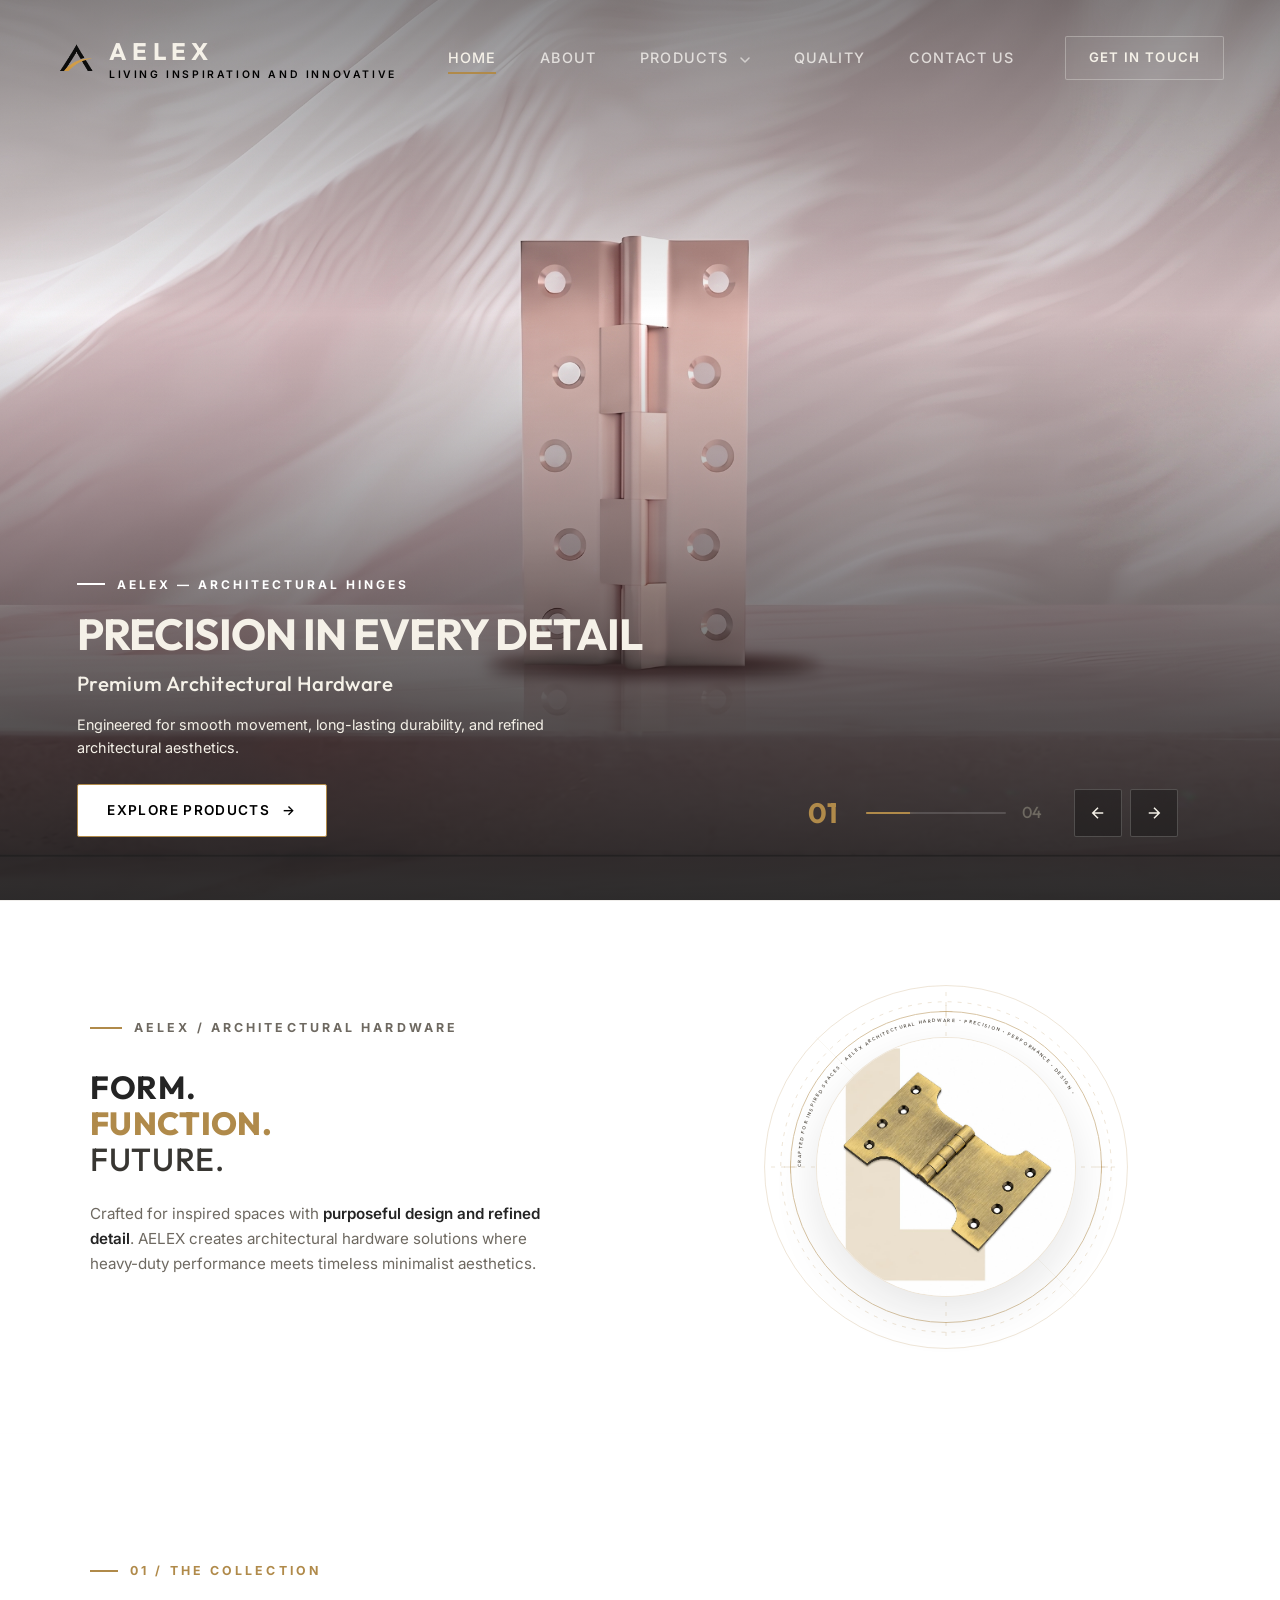
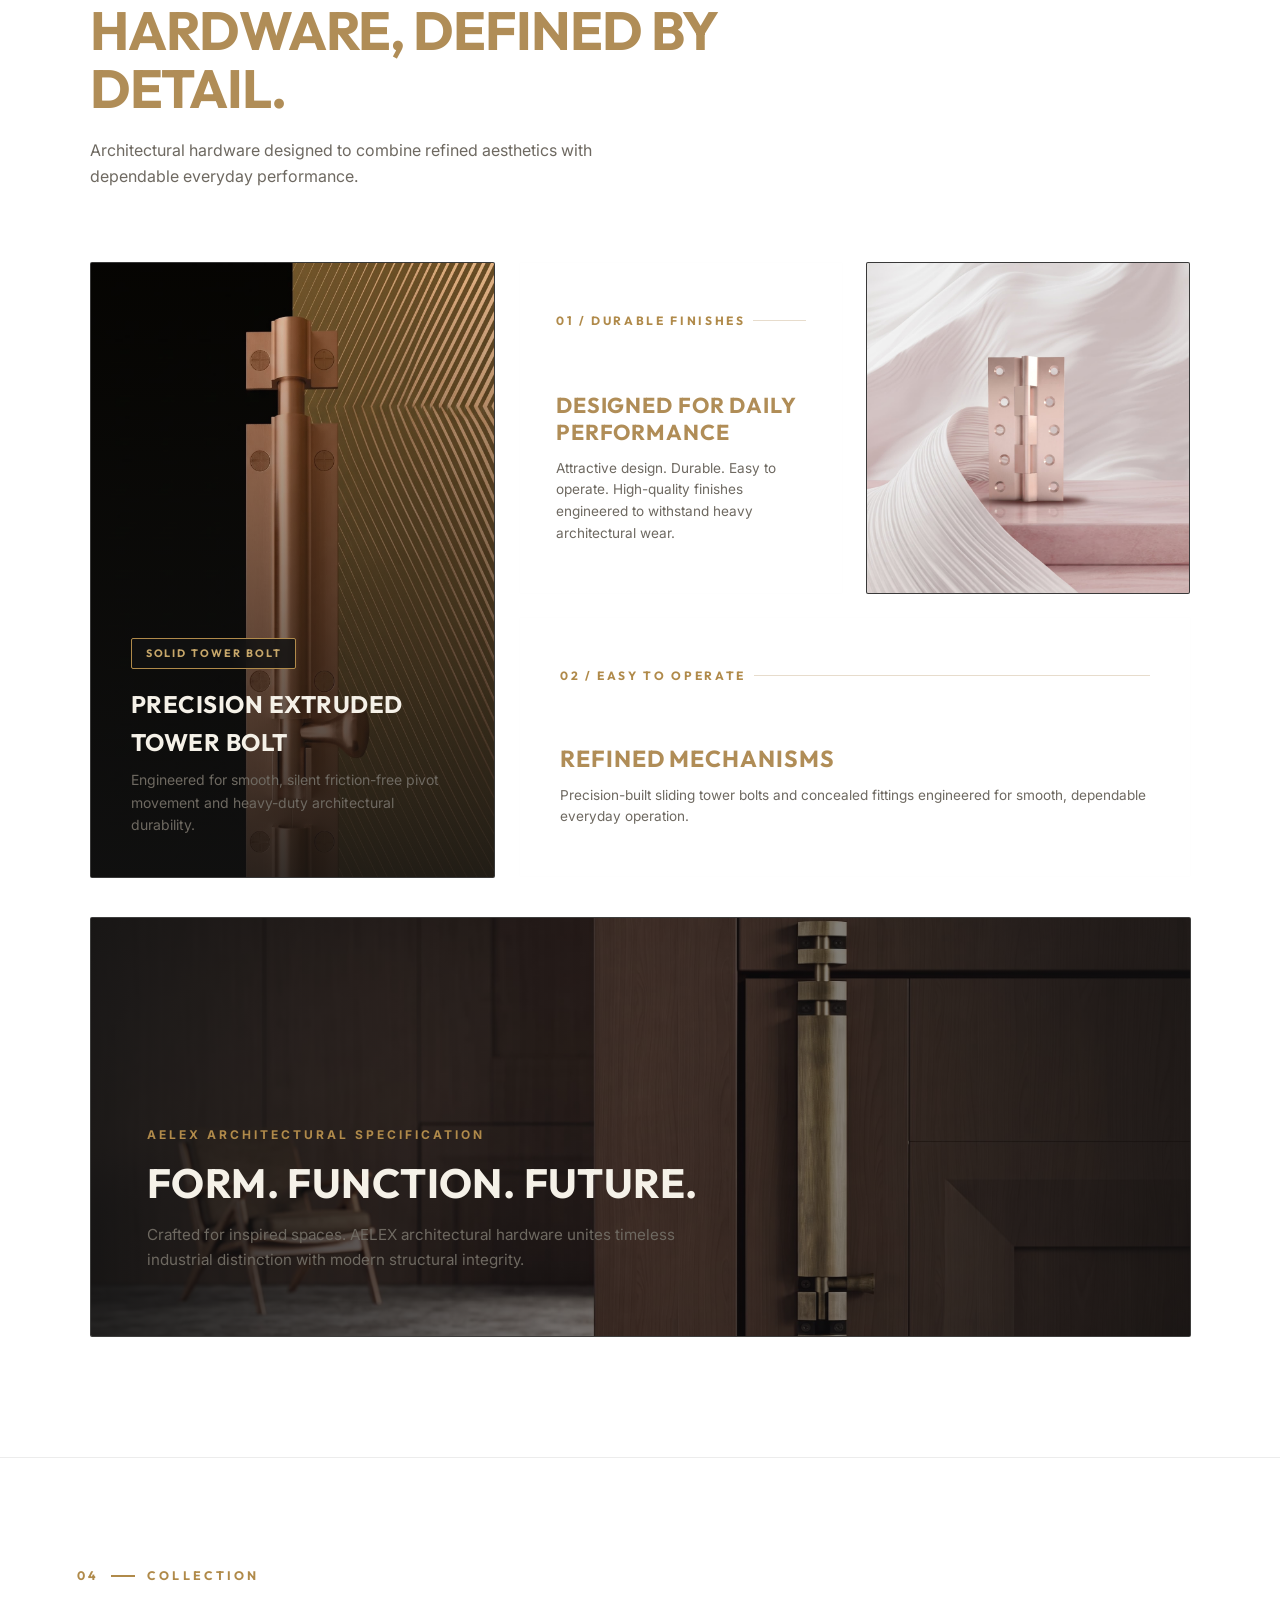
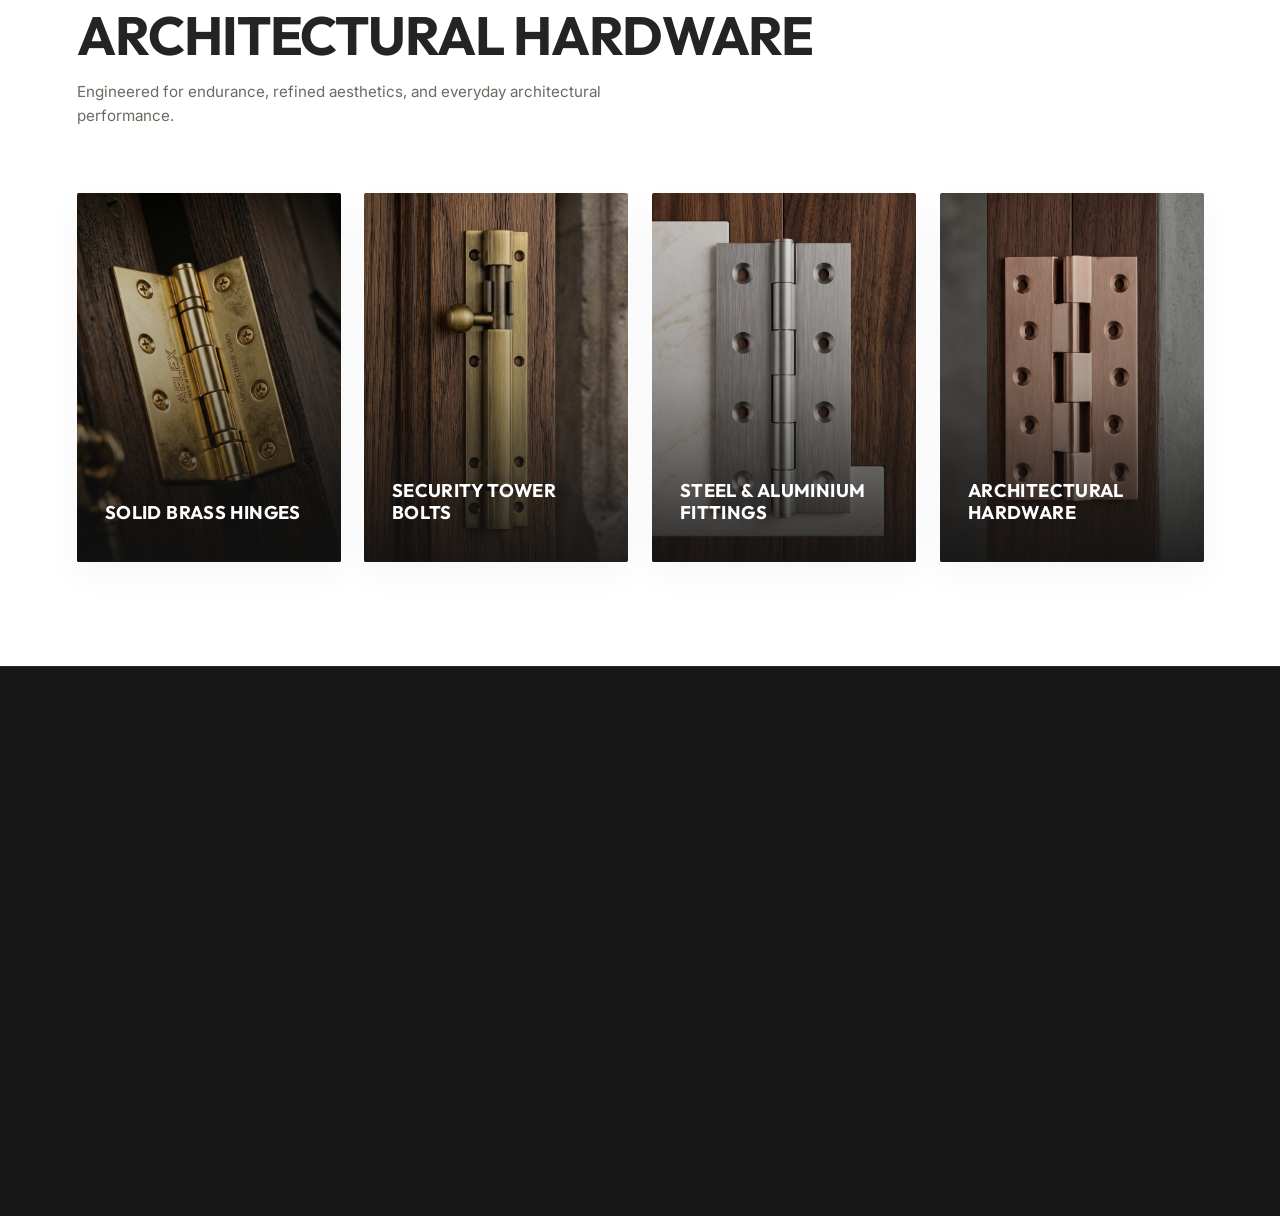
<file: index.html>
<!DOCTYPE html>
<html lang="en">
<head>
  <meta charset="UTF-8">
  <meta name="viewport" content="width=device-width, initial-scale=1.0">
  <title>AELEX | Premium Architectural & Industrial Hardware</title>
  <!-- AELEX Favicon -->
  <link rel="icon" type="image/png" sizes="32x32" href="assets/images/favicon-32x32.png">
  <link rel="icon" type="image/png" sizes="16x16" href="assets/images/favicon-16x16.png">
  <link rel="shortcut icon" href="assets/images/favicon.ico">
  <link rel="apple-touch-icon" sizes="180x180" href="assets/images/apple-touch-icon.png">

  <!-- Google Fonts: Outfit (Headings) & Inter (Body) -->
  <link rel="preconnect" href="https://fonts.googleapis.com">
  <link rel="preconnect" href="https://fonts.gstatic.com" crossorigin>
  <link href="https://fonts.googleapis.com/css2?family=Inter:wght@300;400;500;600;700&family=Outfit:wght@400;500;600;700;800&display=swap" rel="stylesheet">

  <!-- Core Stylesheet -->
  <link rel="stylesheet" href="css/style.css">
</head>
<body>

  <!-- ==========================================================================
       HERO SECTION WRAPPER (100vh / 100svh Viewport)
       ========================================================================== -->
  <div class="hero-wrapper" id="home">

    <!-- Minimal Transparent Header Navigation -->
    <header class="site-header" id="site-header">
      <a href="#home" class="brand-logo" aria-label="AELEX Home">
        <img src="assets/images/aelexLogo.png" alt="AELEX Logo Icon" class="brand-mark-img">
        <div>
          <span class="brand-name">AELEX</span>
          <span class="brand-tagline">Living inspiration and innovative</span>
        </div>
      </a>

      <!-- Desktop Navigation Menu -->
      <nav aria-label="Primary Navigation">
        <ul class="nav-menu">
          <li><a href="#home" class="nav-link active">Home</a></li>
          <li><a href="about.html" class="nav-link">About</a></li>
          <li class="nav-item-dropdown">
            <a href="products.html" class="nav-link" aria-haspopup="true" aria-expanded="false">
              Products
              <svg class="dropdown-chevron" viewBox="0 0 10 6" width="10" height="6" aria-hidden="true">
                <path d="M1 1L5 5L9 1" stroke="currentColor" stroke-width="1.5" stroke-linecap="round" stroke-linejoin="round" fill="none"/>
              </svg>
            </a>
            <ul class="dropdown-menu" aria-label="Product Categories">
              <li><a href="brass-hinges.html" class="dropdown-item">BRASS HINGES</a></li>
              <li><a href="brass-tower-bolt.html" class="dropdown-item">BRASS TOWER BOLT</a></li>
              <li><a href="steel-aluminium-fittings.html" class="dropdown-item">STEEL &amp; ALUMINIUM FITTINGS</a></li>
            </ul>
          </li>
          <li><a href="quality.html" class="nav-link">Quality</a></li>
          <li><a href="contact.html" class="nav-link">Contact Us</a></li>
        </ul>
      </nav>

      <!-- Minimal Header Action Button -->
      <a href="contact.html" class="nav-cta-btn">Get In Touch</a>

      <!-- Mobile Navigation Hamburger Toggle -->
      <button class="mobile-nav-toggle" id="mobile-nav-toggle" aria-label="Toggle navigation menu" aria-expanded="false">
        <span></span>
        <span></span>
        <span></span>
      </button>
    </header>

    <!-- Mobile Drawer Overlay Menu -->
    <div class="mobile-nav-drawer" id="mobile-nav-drawer" aria-hidden="true">
      <ul class="mobile-nav-links">
        <li><a href="#home" class="active">Home</a></li>
        <li><a href="about.html">About</a></li>
        <li class="mobile-nav-dropdown">
          <div class="mobile-dropdown-header">
            <a href="products.html" class="mobile-nav-link-main">Products</a>
            <button class="mobile-dropdown-toggle" aria-label="Toggle Product Submenu" aria-expanded="false">
              <span class="toggle-icon">+</span>
            </button>
          </div>
          <ul class="mobile-submenu" aria-label="Product Submenu">
            <li><a href="brass-hinges.html" class="mobile-submenu-link">BRASS HINGES</a></li>
            <li><a href="brass-tower-bolt.html" class="mobile-submenu-link">BRASS TOWER BOLT</a></li>
            <li><a href="steel-aluminium-fittings.html" class="mobile-submenu-link">STEEL &amp; ALUMINIUM FITTINGS</a></li>
          </ul>
        </li>
        <li><a href="quality.html">Quality</a></li>
        <li><a href="contact.html">Contact Us</a></li>
      </ul>
      <div class="mobile-drawer-footer">
        <p class="mobile-drawer-contact">AELEX HARDWARE MANUFACTURER</p>
      </div>
    </div>

    <!-- ==========================================================================
         CINEMATIC HERO SLIDER
         ========================================================================== -->
    <div class="hero-slider" id="hero-slider">

      <!-- Slide 01: Brass Hinges -->
      <div class="hero-slide active" id="slide-1" aria-hidden="false">
        <div class="slide-bg-container">
          <img src="assets/images/photo2.png" alt="AELEX Premium Brass Architectural Hinge detail close-up" class="slide-bg-image">
          <div class="slide-overlay"></div>
          <div class="slide-vignette"></div>
        </div>

        <div class="hero-content-wrapper">
          <div class="hero-eyebrow">AELEX — ARCHITECTURAL HINGES</div>
          <h1 class="hero-headline">PRECISION IN EVERY DETAIL</h1>
          <p class="hero-subtitle">Premium Architectural Hardware</p>
          <p class="hero-description">Engineered for smooth movement, long-lasting durability, and refined architectural aesthetics.</p>
          <div class="hero-actions">
            <a href="#products" class="btn-primary">
              <span>Explore Products</span>
              <span class="btn-arrow">&rarr;</span>
            </a>
            <!-- <a href="#catalogue" class="btn-secondary">View Catalogue</a> -->
          </div>
        </div>
      </div>

      <!-- Slide 02: Brass Tower Bolts -->
      <div class="hero-slide" id="slide-2" aria-hidden="true">
        <div class="slide-bg-container">
          <img src="assets/images/slider bg for home-clean.jpg" alt="AELEX Solid Brass Architectural Tower Bolt security lock mechanism" class="slide-bg-image">
          <div class="slide-overlay"></div>
          <div class="slide-vignette"></div>
        </div>

        <div class="hero-content-wrapper">
          <div class="hero-eyebrow">AELEX — SECURITY HARDWARE</div>
          <h2 class="hero-headline">STRENGTH, REFINED</h2>
          <p class="hero-subtitle">Hardware Built to Last</p>
          <p class="hero-description">Where reliable performance meets timeless architectural design and solid brass craftsmanship.</p>
          <div class="hero-actions">
            <a href="#products" class="btn-primary">
              <span>View Collection</span>
              <span class="btn-arrow">&rarr;</span>
            </a>
            <!-- <a href="#specs" class="btn-secondary">Technical Specs</a> -->
          </div>
        </div>
      </div>

      <!-- Slide 03: Steel & Aluminium Fittings -->
      <div class="hero-slide" id="slide-3" aria-hidden="true">
        <div class="slide-bg-container">
          <img src="assets/images/slide3.jpg" alt="AELEX Stainless Steel and Aluminium architectural door handle and fittings" class="slide-bg-image">
          <div class="slide-overlay"></div>
          <div class="slide-vignette"></div>
        </div>

        <div class="hero-content-wrapper">
          <div class="hero-eyebrow">AELEX — MODERN FITTINGS</div>
          <h2 class="hero-headline">ENGINEERED FOR PERFORMANCE</h2>
          <p class="hero-subtitle">Built for Modern Spaces</p>
          <p class="hero-description">Reliable fittings designed for strength, security, and everyday performance in high-traffic environments.</p>
          <div class="hero-actions">
            <a href="#products" class="btn-primary">
              <span>Discover AELEX</span>
              <span class="btn-arrow">&rarr;</span>
            </a>
            <!-- <a href="#range" class="btn-secondary">Explore Range</a> -->
          </div>
        </div>
      </div>

      <!-- Slide 04: Premium Architectural Hardware -->
      <div class="hero-slide" id="slide-4" aria-hidden="true">
        <div class="slide-bg-container">
          <img src="assets/images/photo5.jpg" alt="AELEX luxury architectural concealed brass hardware detail" class="slide-bg-image">
          <div class="slide-overlay"></div>
          <div class="slide-vignette"></div>
        </div>

        <div class="hero-content-wrapper">
          <div class="hero-eyebrow">AELEX — LUXURY COLLECTIONS</div>
          <h2 class="hero-headline">FORM. FUNCTION. FUTURE.</h2>
          <p class="hero-subtitle">Crafted for Inspired Spaces</p>
          <p class="hero-description">Attractive design. Durable. Easy to operate. High-quality finishes engineered for high-end residential and commercial architecture.</p>
          <div class="hero-actions">
            <a href="#products" class="btn-primary">
              <span>Explore Products</span>
              <span class="btn-arrow">&rarr;</span>
            </a>
            <!-- <a href="#contact" class="btn-secondary">Contact Sales</a> -->
          </div>
        </div>
      </div>

      <!-- Minimal Floating Slider Controls -->
      <div class="slider-controls-wrapper">
        <div class="slider-counter-block">
          <span class="current-slide-num" id="current-slide-num">01</span>
          <div class="slider-progress-track">
            <div class="slider-progress-bar" id="slider-progress-bar"></div>
          </div>
          <span class="total-slide-num" id="total-slide-num">04</span>
        </div>

        <div class="slider-arrows">
          <button class="arrow-btn prev-btn" id="prev-slide-btn" aria-label="Previous Slide">
            <svg viewBox="0 0 24 24">
              <path d="M19 12H5M12 19l-7-7 7-7"/>
            </svg>
          </button>
          <button class="arrow-btn next-btn" id="next-slide-btn" aria-label="Next Slide">
            <svg viewBox="0 0 24 24">
              <path d="M5 12h14M12 5l7 7-7 7"/>
            </svg>
          </button>
        </div>
      </div>

    </div><!-- /.hero-slider -->

  </div><!-- /.hero-wrapper -->

  <!-- ==========================================================================
       AELEX EDITORIAL / ARCHITECTURAL BRAND SECTION
       ========================================================================== -->
  <section class="brand-editorial-section" id="about" aria-label="Brand Philosophy & Precision Design">
    <div class="editorial-grid">

      <!-- Left Zone: Large Editorial Typography & Architectural Annotations -->
      <div class="editorial-left-zone">
        <div class="editorial-eyebrow-label reveal-element delay-1">
          AELEX / ARCHITECTURAL HARDWARE
        </div>

        <h2 class="editorial-headline-block reveal-element delay-2">
          <span class="editorial-line line-1">FORM.</span>
          <span class="editorial-line line-2">FUNCTION.</span>
          <span class="editorial-line line-3">FUTURE.</span>
        </h2>

        <p class="editorial-lead-text reveal-element delay-3">
          Crafted for inspired spaces with <strong>purposeful design and refined detail</strong>. AELEX creates architectural hardware solutions where heavy-duty performance meets timeless minimalist aesthetics.
        </p>

        <!-- Architectural Annotations / Engineering Callouts -->
        <!-- <div class="editorial-annotations-container reveal-element delay-4">
          <div class="annotation-item">
            <span class="annotation-num">01 / PRECISION</span>
            <h3 class="annotation-title">SOLID ENGINEERING</h3>
            <p class="annotation-desc">Extruded brass & high-grade alloys crafted for smooth, silent friction-free operation.</p>
          </div>
          <div class="annotation-item">
            <span class="annotation-num">02 / ENDURANCE</span>
            <h3 class="annotation-title">LASTING DISTINCTION</h3>
            <p class="annotation-desc">Refined modern finishes engineered to withstand heavy architectural wear.</p>
          </div>
        </div> -->
      </div>

      <!-- Right Zone: Circular Visual Composition & Architectural Geometry -->
      <div class="editorial-right-zone reveal-element reveal-scale delay-2">

        <!-- SVG Geometric Engineering Lines Backdrop -->
        <div class="geo-lines-container">
          <svg class="geo-svg" viewBox="0 0 600 600">
            <!-- Concentric Outer Architectural Circles -->
            <circle cx="300" cy="300" r="280" />
            <circle cx="300" cy="300" r="255" class="dashed-line" />
            <circle cx="300" cy="300" r="240" class="brass-line" />
            <!-- Engineering Crosshairs & Axes -->
            <line x1="30" y1="300" x2="570" y2="300" class="dashed-line" />
            <line x1="300" y1="30" x2="300" y2="570" class="dashed-line" />
            <!-- Diagonal Drafting Axis Lines -->
            <line x1="100" y1="100" x2="500" y2="500" opacity="0.3" />
            <!-- Precision Corner Crosses -->
            <path d="M 60 290 L 60 310 M 50 300 L 70 300" />
            <path d="M 540 290 L 540 310 M 530 300 L 550 300" />
            <path d="M 290 60 L 310 60 M 300 50 L 300 70" />
          </svg>
        </div>

        <!-- SVG Curved Typography Path around Circle -->
        <div class="curved-text-wrapper">
          <svg class="curved-text-svg" viewBox="0 0 580 580">
            <defs>
              <path id="textCirclePath" d="M 290,290 m -248,0 a 248,248 0 1,1 496,0 a 248,248 0 1,1 -496,0" />
            </defs>
            <text class="curved-text-path">
              <textPath href="#textCirclePath" startOffset="0%">
                CRAFTED FOR INSPIRED SPACES &bull; AELEX ARCHITECTURAL HARDWARE &bull; PRECISION &bull; PERFORMANCE &bull; DESIGN &bull;
              </textPath>
            </text>
          </svg>
        </div>

        <!-- Main Circular Image Frame (Solid Brass Hinge Photography) -->
        <div class="editorial-circle-frame" tabIndex="0" aria-label="AELEX Solid Brass Hinge Product Visual">
          <img src="assets/images/brasshinges6.jpg" alt="AELEX Solid Extruded Brass Architectural Hinge product detail" class="editorial-product-img">
          
          <!-- Interactive Hover Badge -->
          <!-- <div class="editorial-hover-badge">
            <span>Explore Collection</span>
            <span class="badge-arrow">&rarr;</span>
          </div> -->
        </div>

        <!-- Secondary Floating Accent 1 (Bottom-Left: Brass Tower Bolt) -->
        <!-- <div class="secondary-accent-1" title="AELEX Brass Tower Bolt Detail">
          <img src="assets/images/editorial-tower-bolt.png" alt="AELEX Solid Brass Tower Bolt detail">
          <span class="accent-caption-tag">TOWER BOLTS</span>
        </div> -->

        <!-- Secondary Floating Accent 2 (Top-Right: Stainless Steel Fitting) -->
        <!-- <div class="secondary-accent-2" title="AELEX Steel & Aluminium Fittings Detail">
          <img src="assets/images/editorial-steel-fitting.png" alt="AELEX Stainless Steel fitting detail">
        </div> -->

      </div><!-- /.editorial-right-zone -->

    </div><!-- /.editorial-grid -->
  </section><!-- /.brand-editorial-section -->

  <!-- ==========================================================================
       AELEX THIRD SECTION — PREMIUM ASYMMETRICAL PRODUCT SHOWCASE
       ========================================================================== -->
  <section class="product-showcase-section" id="products" aria-label="AELEX Product Collection Showcase">
    
    <!-- Section Introduction Header -->
    <div class="showcase-intro-block reveal-element delay-1">
      <div class="showcase-eyebrow">01 / THE COLLECTION</div>
      <h2 class="showcase-headline">HARDWARE, DEFINED BY DETAIL.</h2>
      <p class="showcase-subtitle">Architectural hardware designed to combine refined aesthetics with dependable everyday performance.</p>
    </div>

    <!-- Asymmetrical CSS Grid Layout -->
    <div class="showcase-grid">

      <!-- Panel 01: Dominant Product Photography (Left - Spans 2 Rows) -->
      <article class="showcase-panel panel-dominant reveal-element delay-2">
        <img src="assets/images/aelex3.jpg" alt="AELEX Solid Extruded Brass Architectural Hinge detail close-up" class="panel-bg-image">
        <div class="panel-dominant-overlay"></div>
        <a href="brass-tower-bolt.html" class="panel-detail-badge" aria-label="View Detail - Brass Hinges">View Detail &rarr;</a>
        <div class="panel-dominant-content">
          <span class="panel-tag-badge">SOLID TOWER BOLT</span>
          <h3 class="panel-title">PRECISION EXTRUDED TOWER BOLT</h3>
          <p class="panel-desc">Engineered for smooth, silent friction-free pivot movement and heavy-duty architectural durability.</p>
        </div>
      </article>

      <!-- Panel 02: Technical Statement (Top Middle - Matte Black Card) -->
      <article class="showcase-panel panel-text-dark-1 reveal-element delay-3">
        <div class="panel-num-accent">01 / DURABLE FINISHES</div>
        <div>
          <h3 class="panel-statement-title">DESIGNED FOR DAILY PERFORMANCE</h3>
          <p class="panel-statement-body">Attractive design. Durable. Easy to operate. High-quality finishes engineered to withstand heavy architectural wear.</p>
        </div>
      </article>

      <!-- Panel 03: Product Detail Macro Crop (Top Right) -->
      <article class="showcase-panel panel-detail-crop reveal-element delay-4">
        <img src="assets/images/aelex2.png" alt="AELEX Solid Brass Tower Bolt macro close-up detail" class="panel-bg-image">
        <a href="brass-hinges.html" class="panel-detail-badge" aria-label="View Detail - Brass Tower Bolt">View Detail &rarr;</a>
      </article>

      <!-- Panel 04: Function Text Panel (Middle Right - Spans Col 2 & 3) -->
      <article class="showcase-panel panel-text-dark-2 reveal-element delay-3">
        <div class="panel-num-accent">02 / EASY TO OPERATE</div>
        <div>
          <h3 class="panel-statement-title">REFINED MECHANISMS</h3>
          <p class="panel-statement-body">Precision-built sliding tower bolts and concealed fittings engineered for smooth, dependable everyday operation.</p>
        </div>
      </article>

      <!-- Panel 05: Large Lower Feature Visual (Spans Full Width) -->
      <article class="showcase-panel panel-feature-wide reveal-element delay-2">
        <img src="assets/images/photo5.jpg" alt="AELEX Luxury Architectural Hardware set against dark granite and timber" class="panel-bg-image">
        <div class="panel-feature-overlay"></div>
        <a href="steel-aluminium-fittings.html" class="panel-detail-badge" aria-label="View Detail - Steel & Aluminium Fittings">View Detail &rarr;</a>
        <div class="panel-feature-content">
          <div class="feature-quote-eyebrow">AELEX ARCHITECTURAL SPECIFICATION</div>
          <h3 class="feature-quote-text">FORM. FUNCTION. FUTURE.</h3>
          <p class="feature-quote-sub">Crafted for inspired spaces. AELEX architectural hardware unites timeless industrial distinction with modern structural integrity.</p>
        </div>
      </article>

    </div><!-- /.showcase-grid -->
  </section>

  <!-- ==========================================================================
       AELEX FOURTH SECTION — MINIMAL PRODUCT CATEGORY SHOWCASE
       ========================================================================== -->
  <section class="product-collection-section" id="collection" aria-label="AELEX Product Collections">
    <div class="collection-container">
      
      <!-- Minimal Section Header -->
      <div class="collection-header reveal-element delay-1">
        <div class="collection-eyebrow">
          <span class="eyebrow-num">04</span>
          <span class="eyebrow-line"></span>
          <span class="eyebrow-text">COLLECTION</span>
        </div>
        <h2 class="collection-headline">ARCHITECTURAL HARDWARE</h2>
        <p class="collection-subtext">Engineered for endurance, refined aesthetics, and everyday architectural performance.</p>
      </div>

      <!-- 4 Horizontal Product Cards Grid -->
      <div class="collection-grid">

        <!-- Card 01: Hinges -->
        <article class="category-card reveal-element delay-2" tabindex="0" aria-label="AELEX Solid Brass Hinges Collection">
          <div class="card-image-wrapper">
            <img src="assets/images/slide-1-brass-hinge.png" alt="AELEX Solid Brass Architectural Hinges detail" class="card-image">
            <div class="card-gradient-overlay"></div>
          </div>
          <div class="card-content">
            <!-- <span class="card-num-tag">01 / HINGES</span> -->
            <h3 class="card-title">SOLID BRASS HINGES</h3>
            <!-- <div class="card-cta-indicator">
              <span>View Range</span>
              <span class="card-arrow">&rarr;</span>
            </div> -->
          </div>
        </article>

        <!-- Card 02: Tower Bolts -->
        <article class="category-card reveal-element delay-3" tabindex="0" aria-label="AELEX Tower Bolts Collection">
          <div class="card-image-wrapper">
            <img src="assets/images/twoerbolt_bakround.jpg" alt="AELEX Solid Brass Tower Bolt lock mechanism" class="card-image">
            <div class="card-gradient-overlay"></div>
          </div>
          <div class="card-content">
            <!-- <span class="card-num-tag">02 / TOWER BOLTS</span> -->
            <h3 class="card-title">SECURITY TOWER BOLTS</h3>
            <!-- <div class="card-cta-indicator">
              <span>View Range</span>
              <span class="card-arrow">&rarr;</span>
            </div> -->
          </div>
        </article>

        <!-- Card 03: Handles & Fittings -->
        <article class="category-card reveal-element delay-4" tabindex="0" aria-label="AELEX Modern Fittings Collection">
          <div class="card-image-wrapper">
            <img src="assets/images/steel_backround (1).jpg" alt="AELEX Stainless Steel and Aluminium architectural fittings" class="card-image">
            <div class="card-gradient-overlay"></div>
          </div>
          <div class="card-content">
            <!-- <span class="card-num-tag">03 / FITTINGS</span> -->
            <h3 class="card-title">STEEL &amp; ALUMINIUM FITTINGS</h3>
            <!-- <div class="card-cta-indicator">
              <span>View Range</span>
              <span class="card-arrow">&rarr;</span>
            </div> -->
          </div>
        </article>

        <!-- Card 04: Architectural Hardware -->
        <article class="category-card reveal-element delay-5" tabindex="0" aria-label="AELEX Concealed Architectural Hardware">
          <div class="card-image-wrapper">
            <img src="assets/images/brasshingespink_backround (2).jpg" alt="AELEX Concealed Architectural Hardware set detail" class="card-image">
            <div class="card-gradient-overlay"></div>
          </div>
          <div class="card-content">
            <!-- <span class="card-num-tag">04 / HARDWARE</span> -->
            <h3 class="card-title">ARCHITECTURAL HARDWARE</h3>
            <!-- <div class="card-cta-indicator">
              <span>View Range</span>
              <span class="card-arrow">&rarr;</span>
            </div> -->
          </div>
        </article>

      </div><!-- /.collection-grid -->

    </div><!-- /.collection-container -->
  </section><!-- /.product-collection-section -->

  <!-- ==========================================================================
       AELEX FOOTER — ARCHITECTURAL BRAND CLOSING
       ========================================================================== -->
  <footer class="site-footer" id="contact" aria-label="AELEX Corporate Footer">
    <div class="footer-container">
      
      <!-- Top 4-Column Grid -->
      <div class="footer-grid">

        <!-- Column 1: Brand & Philosophy -->
        <div class="footer-col footer-col-brand reveal-element delay-1">
          <a href="#home" class="footer-logo" aria-label="AELEX Home">
            <img src="assets/images/aelexLogo.png" alt="AELEX Logo Icon" class="footer-mark-img">
            <div>
              <span class="footer-brand-name">AELEX</span>
              <span class="footer-brand-tag">Architectural Hardware</span>
            </div>
          </a>
          <p class="footer-brand-desc">
            Architectural hardware crafted for inspired spaces. Engineered for smooth movement, lasting endurance, and refined aesthetic distinction.
          </p>
        </div>

        <!-- Column 2: Navigation Links -->
        <div class="footer-col footer-col-nav reveal-element delay-2">
          <h3 class="footer-col-title">NAVIGATION</h3>
          <ul class="footer-links">
            <li><a href="#home">Home</a></li>
            <li><a href="about.html">About AELEX</a></li>
            <li><a href="products.html">Products</a></li>
            <li><a href="quality.html">Quality</a></li>
            <li><a href="contact.html">Contact Us</a></li>
          </ul>
        </div>

        <div class="footer-col footer-col-contact reveal-element delay-3">
          <h3 class="footer-col-title">CONTACT</h3>
          <div class="footer-contact-details">
            <div class="contact-item">
              <span class="contact-label">INQUIRIES</span>
              <a href="mailto:info@aelexhardware.com" class="contact-value">info@aelexhardware.com</a>
            </div>
            <div class="contact-item">
              <span class="contact-label">SALES &amp; SPECIFICATION</span>
              <a href="tel:+919913408752" class="contact-value">+91 9913408752</a>
              <a href="tel:+919909308752" class="contact-value">+91 9909308752</a>
            </div>
          </div>
        </div>

        <!-- Column 4: Location / HQ -->
        <div class="footer-col footer-col-location reveal-element delay-4">
          <h3 class="footer-col-title">HEADQUARTERS</h3>
          <address class="footer-address">
            <p class="address-name">SHREENATHJI METAL</p>
            <p class="address-line">PLOT NO. - 95/3/4/4/2, R,S.NO,-21/P2, SHIVAM PARK DARED, JAMNAGAR R-361005</p>
          </address>
        </div>

      </div><!-- /.footer-grid -->

      <!-- Horizontal Divider -->
      <div class="footer-divider reveal-element delay-3"></div>

      <!-- Bottom Row: Copyright & Legal -->
      <div class="footer-bottom reveal-element delay-4">
        <p class="copyright-text">&copy; 2026 AELEX ARCHITECTURAL HARDWARE. ALL RIGHTS RESERVED.</p>
        <div class="footer-legal-links">
          <span class="legal-tag">PRECISION MANUFACTURING</span>
        </div>
      </div>

    </div><!-- /.footer-container -->
  </footer><!-- /.site-footer -->

  <!-- JavaScript Controller -->
  <script src="js/hero-slider.js"></script>
</body>
</html>
</file>
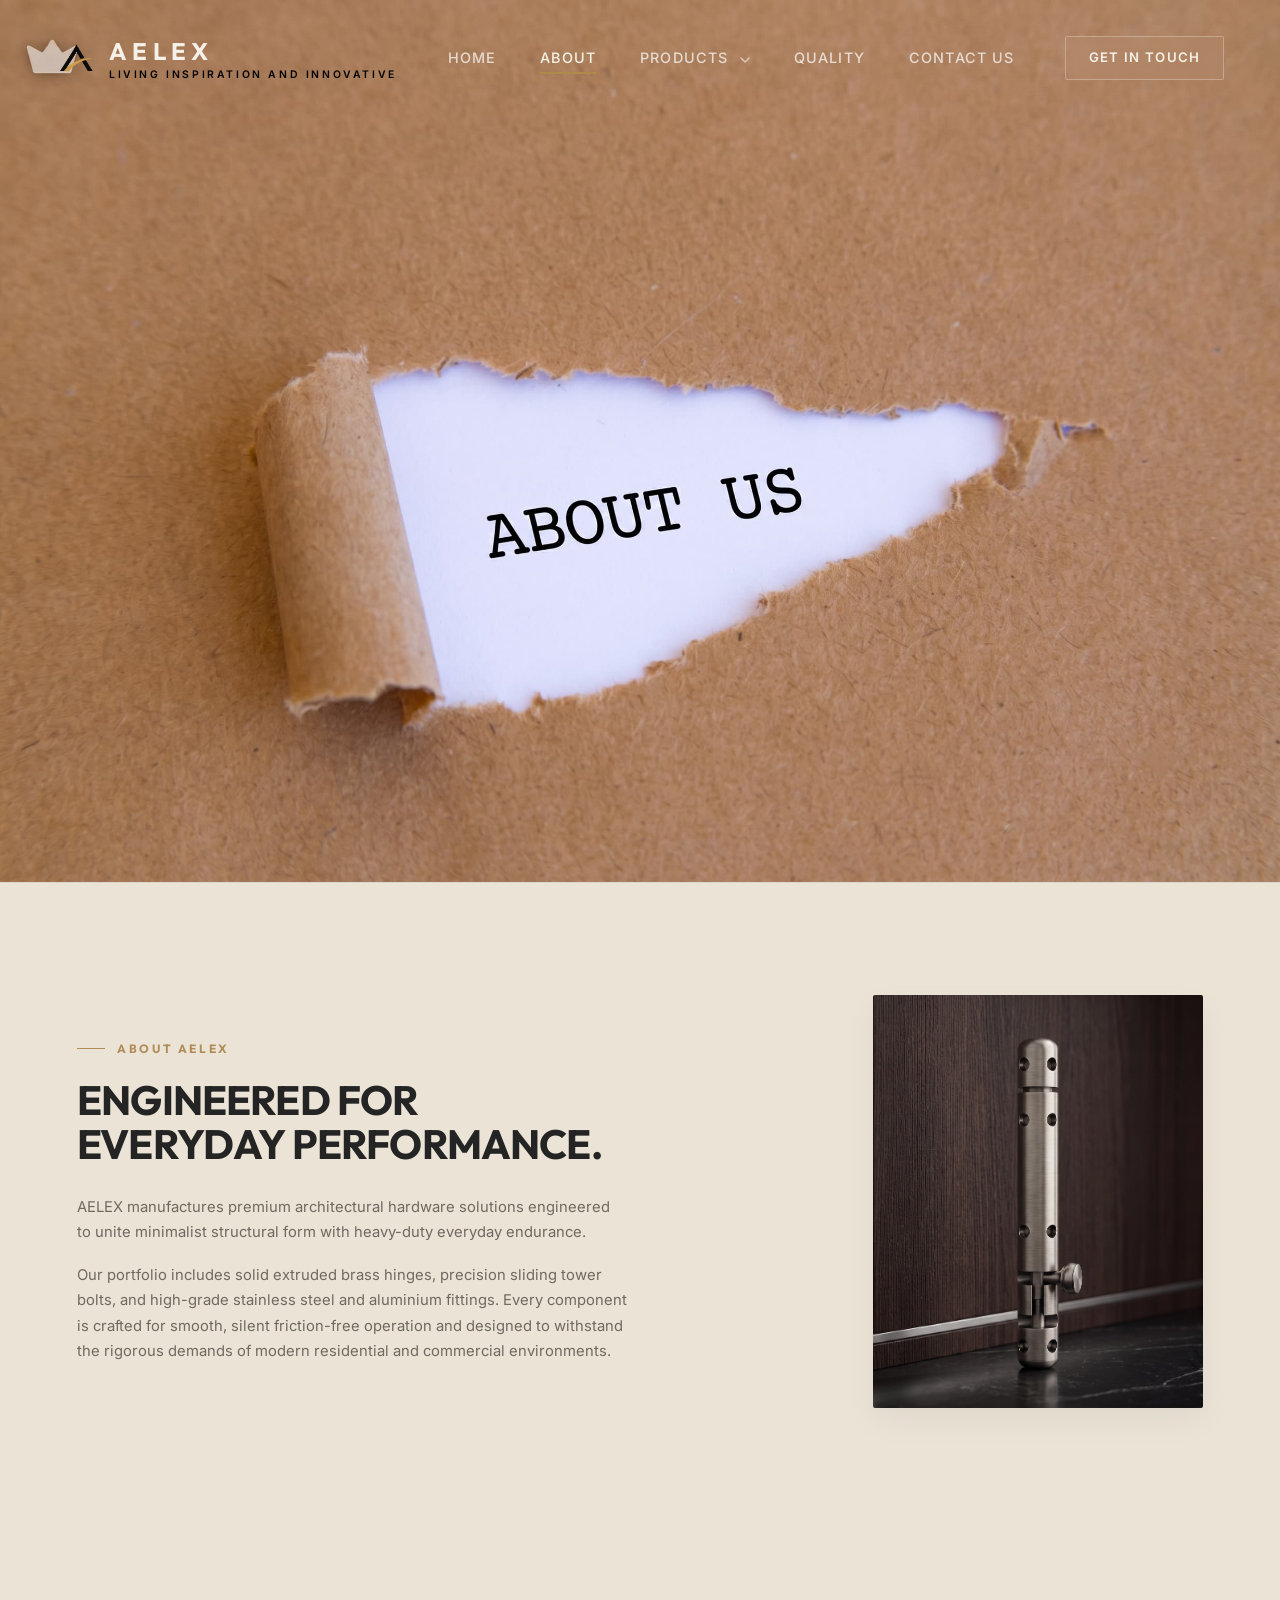
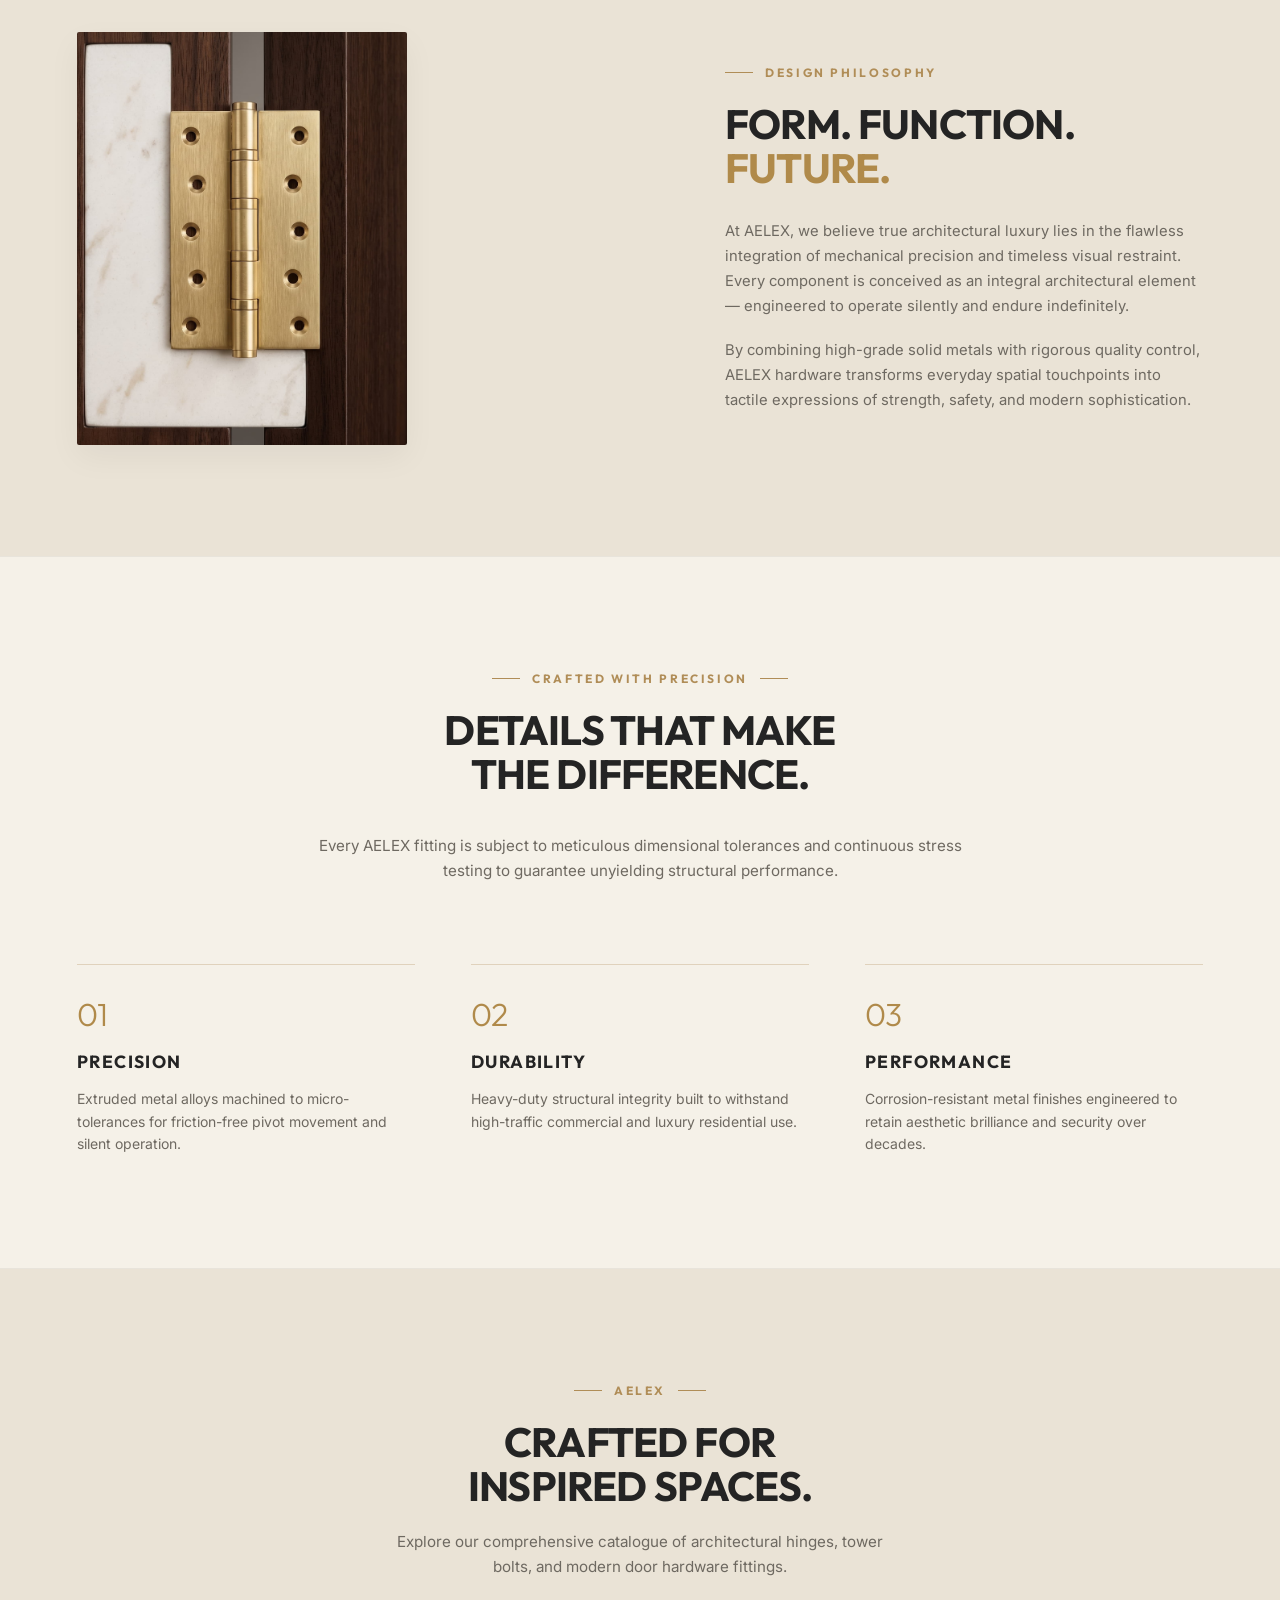
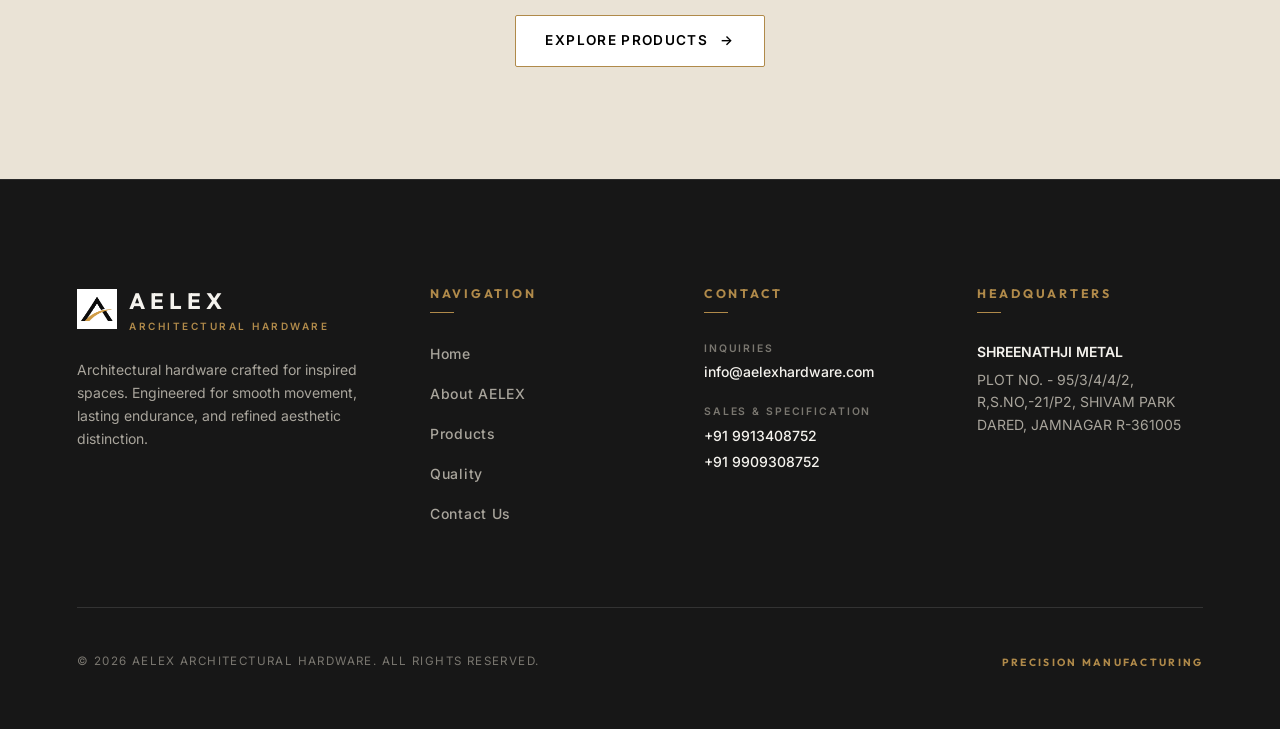
<file: about.html>
<!DOCTYPE html>
<html lang="en">
<head>
  <meta charset="UTF-8">
  <meta name="viewport" content="width=device-width, initial-scale=1.0">
  <title>About AELEX | Premium Architectural Hardware</title>
  <meta name="description" content="AELEX manufactures premium architectural hardware including solid brass hinges, brass tower bolts, and high-performance steel fittings engineered for modern spaces.">

  <!-- AELEX Favicon -->
  <link rel="icon" type="image/png" sizes="32x32" href="assets/images/favicon-32x32.png">
  <link rel="icon" type="image/png" sizes="16x16" href="assets/images/favicon-16x16.png">
  <link rel="shortcut icon" href="assets/images/favicon.ico">
  <link rel="apple-touch-icon" sizes="180x180" href="assets/images/apple-touch-icon.png">

  <!-- Google Fonts: Outfit (Headings) & Inter (Body) -->
  <link rel="preconnect" href="https://fonts.googleapis.com">
  <link rel="preconnect" href="https://fonts.gstatic.com" crossorigin>
  <link href="https://fonts.googleapis.com/css2?family=Inter:wght@300;400;500;600;700&family=Outfit:wght@400;500;600;700;800&display=swap" rel="stylesheet">

  <!-- Core Stylesheet -->
  <link rel="stylesheet" href="css/style.css">
</head>
<body class="about-page-body">

  <!-- ==========================================================================
       1. SITE HEADER NAVIGATION (REUSED UNCHANGED FROM HOME)
       ========================================================================== -->
  <header class="site-header" id="site-header">
    <a href="index.html" class="brand-logo" aria-label="AELEX Home">
      <img src="assets/images/aelexLogo.png" alt="AELEX Logo Icon" class="brand-mark-img">
      <div>
        <span class="brand-name">AELEX</span>
        <span class="brand-tagline">Living inspiration and innovative</span>
      </div>
    </a>

    <!-- Desktop Navigation Menu -->
    <nav aria-label="Primary Navigation">
      <ul class="nav-menu">
        <li><a href="index.html#home" class="nav-link">Home</a></li>
        <li><a href="about.html" class="nav-link active">About</a></li>
        <li class="nav-item-dropdown">
          <a href="products.html" class="nav-link" aria-haspopup="true" aria-expanded="false">
            Products
            <svg class="dropdown-chevron" viewBox="0 0 10 6" width="10" height="6" aria-hidden="true">
              <path d="M1 1L5 5L9 1" stroke="currentColor" stroke-width="1.5" stroke-linecap="round" stroke-linejoin="round" fill="none"/>
            </svg>
          </a>
          <ul class="dropdown-menu" aria-label="Product Categories">
            <li><a href="brass-hinges.html" class="dropdown-item">BRASS HINGES</a></li>
            <li><a href="brass-tower-bolt.html" class="dropdown-item">BRASS TOWER BOLT</a></li>
            <li><a href="steel-aluminium-fittings.html" class="dropdown-item">STEEL &amp; ALUMINIUM FITTINGS</a></li>
          </ul>
        </li>
        <li><a href="quality.html" class="nav-link">Quality</a></li>
        <li><a href="contact.html" class="nav-link">Contact Us</a></li>
      </ul>
    </nav>

    <!-- Minimal Header Action Button -->
    <a href="contact.html" class="nav-cta-btn">Get In Touch</a>

    <!-- Mobile Navigation Hamburger Toggle -->
    <button class="mobile-nav-toggle" id="mobile-nav-toggle" aria-label="Toggle navigation menu" aria-expanded="false">
      <span></span>
      <span></span>
      <span></span>
    </button>
  </header>

  <!-- Mobile Navigation Drawer Overlay Menu -->
  <div class="mobile-nav-drawer" id="mobile-nav-drawer" aria-hidden="true">
    <ul class="mobile-nav-links">
      <li><a href="index.html#home">Home</a></li>
      <li><a href="about.html" class="active">About</a></li>
      <li class="mobile-nav-dropdown">
        <div class="mobile-dropdown-header">
          <a href="products.html" class="mobile-nav-link-main">Products</a>
          <button class="mobile-dropdown-toggle" aria-label="Toggle Product Submenu" aria-expanded="false">
            <span class="toggle-icon">+</span>
          </button>
        </div>
        <ul class="mobile-submenu" aria-label="Product Submenu">
          <li><a href="brass-hinges.html" class="mobile-submenu-link">BRASS HINGES</a></li>
          <li><a href="brass-tower-bolt.html" class="mobile-submenu-link">BRASS TOWER BOLT</a></li>
          <li><a href="steel-aluminium-fittings.html" class="mobile-submenu-link">STEEL &amp; ALUMINIUM FITTINGS</a></li>
        </ul>
      </li>
      <li><a href="quality.html">Quality</a></li>
      <li><a href="contact.html">Contact Us</a></li>
    </ul>
    <div class="mobile-drawer-footer">
      <p class="mobile-drawer-contact">AELEX HARDWARE MANUFACTURER</p>
    </div>
  </div>

  <!-- ==========================================================================
       2. SECTION 1 — ABOUT HERO (CLEAN & CINEMATIC)
       ========================================================================== -->
  <section class="about-hero-clean" id="about-hero" aria-label="About AELEX Hero Banner">
    <div class="about-hero-bg-container">
      <img src="assets/images/ABOUTUSBG-clean.jpg" alt="AELEX luxury architectural hardware background" class="about-hero-bg-image">
      <div class="about-hero-overlay"></div>
      <div class="about-hero-vignette"></div>
    </div>

    <!-- <div class="about-hero-content-wrapper">
      <div class="about-hero-eyebrow reveal-element delay-1">
        <span class="eyebrow-brass-bar"></span>
        <span>ABOUT AELEX</span>
      </div>

      <h1 class="about-hero-headline reveal-element delay-2">ABOUT AELEX</h1>

      <p class="about-hero-subtitle reveal-element delay-3">ARCHITECTURAL HARDWARE</p>

      <p class="about-hero-statement reveal-element delay-4">
        &ldquo;Crafted for inspired spaces.&rdquo;
      </p>
    </div> -->
  </section>

  <!-- ==========================================================================
       3. SECTION 2 — ABOUT INTRODUCTION (CONTENT LEFT, SMALL IMAGE RIGHT)
       ========================================================================== -->
  <section class="about-intro-clean" id="about-intro" aria-label="AELEX Company Introduction">
    <div class="about-clean-container">
      <div class="about-intro-grid">
        
        <!-- Left Side: Editorial Content -->
        <div class="about-intro-content reveal-left">
          <div class="clean-eyebrow">
            <span class="eyebrow-brass-line"></span>
            <span>ABOUT AELEX</span>
          </div>

          <h2 class="clean-headline">
            ENGINEERED FOR<br>
            EVERYDAY PERFORMANCE.
          </h2>

          <div class="clean-body-copy">
            <p>
              AELEX manufactures premium architectural hardware solutions engineered to unite minimalist structural form with heavy-duty everyday endurance.
            </p>
            <p>
              Our portfolio includes solid extruded brass hinges, precision sliding tower bolts, and high-grade stainless steel and aluminium fittings. Every component is crafted for smooth, silent friction-free operation and designed to withstand the rigorous demands of modern residential and commercial environments.
            </p>
          </div>
        </div>

        <!-- Right Side: Small Minimal Product Image -->
        <div class="about-intro-image reveal-right">
          <div class="clean-img-wrapper">
            <img src="assets/images/steel_tworebot.jpg" alt="AELEX Solid Extruded Brass Architectural Hinge Detail" class="clean-product-img">
          </div>
        </div>

      </div>
    </div>
  </section>

  <!-- ==========================================================================
       4. SECTION 3 — AELEX DESIGN PHILOSOPHY (SMALL IMAGE LEFT, CONTENT RIGHT)
       ========================================================================== -->
  <section class="about-philosophy-clean" id="about-philosophy" aria-label="AELEX Design Philosophy">
    <div class="about-clean-container">
      <div class="about-philosophy-grid">
        
        <!-- Left Side: Small Minimal Product Image -->
        <div class="about-philosophy-image reveal-left">
          <div class="clean-img-wrapper">
            <img src="assets/images/brasshinge_gold_backgroud-clean.jpg" alt="AELEX Solid Extruded Brass Architectural Tower Bolt" class="clean-product-img">
          </div>
        </div>

        <!-- Right Side: Editorial Content -->
        <div class="about-philosophy-content reveal-right">
          <div class="clean-eyebrow">
            <span class="eyebrow-brass-line"></span>
            <span>DESIGN PHILOSOPHY</span>
          </div>

          <h2 class="clean-headline">
            FORM. FUNCTION.<br>
            <span class="highlight-brass">FUTURE.</span>
          </h2>

          <div class="clean-body-copy">
            <p>
              At AELEX, we believe true architectural luxury lies in the flawless integration of mechanical precision and timeless visual restraint. Every component is conceived as an integral architectural element — engineered to operate silently and endure indefinitely.
            </p>
            <p>
              By combining high-grade solid metals with rigorous quality control, AELEX hardware transforms everyday spatial touchpoints into tactile expressions of strength, safety, and modern sophistication.
            </p>
          </div>
        </div>

      </div>
    </div>
  </section>

  <!-- ==========================================================================
       5. SECTION 4 — QUALITY / CRAFTSMANSHIP (EDITORIAL 3-POINT SHOWCASE)
       ========================================================================== -->
  <section class="about-craft-clean" id="about-craftsmanship" aria-label="AELEX Quality and Craftsmanship">
    <div class="about-clean-container">
      
      <div class="craft-header-block reveal-element">
        <div class="clean-eyebrow center-eyebrow">
          <span class="eyebrow-brass-line"></span>
          <span>CRAFTED WITH PRECISION</span>
          <span class="eyebrow-brass-line"></span>
        </div>

        <h2 class="clean-headline center-headline">
          DETAILS THAT MAKE<br>
          THE DIFFERENCE.
        </h2>

        <p class="craft-lead-statement">
          Every AELEX fitting is subject to meticulous dimensional tolerances and continuous stress testing to guarantee unyielding structural performance.
        </p>
      </div>

      <!-- 3 Text-Based Editorial Points (No boxes, no heavy cards) -->
      <div class="craft-editorial-points">
        
        <div class="craft-point-item reveal-element delay-1">
          <span class="point-num">01</span>
          <h3 class="point-title">PRECISION</h3>
          <p class="point-desc">
            Extruded metal alloys machined to micro-tolerances for friction-free pivot movement and silent operation.
          </p>
        </div>

        <div class="craft-point-item reveal-element delay-2">
          <span class="point-num">02</span>
          <h3 class="point-title">DURABILITY</h3>
          <p class="point-desc">
            Heavy-duty structural integrity built to withstand high-traffic commercial and luxury residential use.
          </p>
        </div>

        <div class="craft-point-item reveal-element delay-3">
          <span class="point-num">03</span>
          <h3 class="point-title">PERFORMANCE</h3>
          <p class="point-desc">
            Corrosion-resistant metal finishes engineered to retain aesthetic brilliance and security over decades.
          </p>
        </div>

      </div>

    </div>
  </section>

  <!-- ==========================================================================
       6. SECTION 5 — SIMPLE ABOUT CTA
       ========================================================================== -->
  <section class="about-cta-clean" id="about-cta" aria-label="AELEX Call to Action">
    <div class="about-clean-container">
      <div class="cta-clean-block reveal-element">
        
        <div class="clean-eyebrow center-eyebrow">
          <span class="eyebrow-brass-line"></span>
          <span>AELEX</span>
          <span class="eyebrow-brass-line"></span>
        </div>

        <h2 class="clean-headline center-headline cta-headline">
          CRAFTED FOR<br>
          INSPIRED SPACES.
        </h2>

        <p class="cta-support-copy">
          Explore our comprehensive catalogue of architectural hinges, tower bolts, and modern door hardware fittings.
        </p>

        <div class="cta-action-wrap">
          <a href="products.html" class="btn-primary">
            <span>Explore Products</span>
            <span class="btn-arrow">&rarr;</span>
          </a>
        </div>

      </div>
    </div>
  </section>

  <!-- ==========================================================================
       7. SITE FOOTER (REUSED UNCHANGED FROM HOME)
       ========================================================================== -->
  <footer class="site-footer" id="contact" aria-label="AELEX Corporate Footer">
    <div class="footer-container">
      
      <!-- Top 4-Column Grid -->
      <div class="footer-grid">

        <!-- Column 1: Brand & Philosophy -->
        <div class="footer-col footer-col-brand reveal-element delay-1">
          <a href="index.html" class="footer-logo" aria-label="AELEX Home">
            <img src="assets/images/aelexLogo.png" alt="AELEX Logo Icon" class="footer-mark-img">
            <div>
              <span class="footer-brand-name">AELEX</span>
              <span class="footer-brand-tag">Architectural Hardware</span>
            </div>
          </a>
          <p class="footer-brand-desc">
            Architectural hardware crafted for inspired spaces. Engineered for smooth movement, lasting endurance, and refined aesthetic distinction.
          </p>
        </div>

        <!-- Column 2: Navigation Links -->
        <div class="footer-col footer-col-nav reveal-element delay-2">
          <h3 class="footer-col-title">NAVIGATION</h3>
          <ul class="footer-links">
            <li><a href="index.html#home">Home</a></li>
            <li><a href="about.html">About AELEX</a></li>
            <li><a href="products.html">Products</a></li>
            <li><a href="quality.html">Quality</a></li>
            <li><a href="contact.html">Contact Us</a></li>
          </ul>
        </div>

        <div class="footer-col footer-col-contact reveal-element delay-3">
          <h3 class="footer-col-title">CONTACT</h3>
          <div class="footer-contact-details">
            <div class="contact-item">
              <span class="contact-label">INQUIRIES</span>
              <a href="mailto:info@aelexhardware.com" class="contact-value">info@aelexhardware.com</a>
            </div>
            <div class="contact-item">
              <span class="contact-label">SALES &amp; SPECIFICATION</span>
              <a href="tel:+919913408752" class="contact-value">+91 9913408752</a>
              <a href="tel:+919909308752" class="contact-value">+91 9909308752</a>
            </div>
          </div>
        </div>

        <!-- Column 4: Location / HQ -->
        <div class="footer-col footer-col-location reveal-element delay-4">
          <h3 class="footer-col-title">HEADQUARTERS</h3>
          <address class="footer-address">
            <p class="address-name">SHREENATHJI METAL</p>
            <p class="address-line">PLOT NO. - 95/3/4/4/2, R,S.NO,-21/P2, SHIVAM PARK DARED, JAMNAGAR R-361005</p>
          </address>
        </div>

      </div><!-- /.footer-grid -->

      <!-- Horizontal Divider -->
      <div class="footer-divider reveal-element delay-3"></div>

      <!-- Bottom Row: Copyright & Legal -->
      <div class="footer-bottom reveal-element delay-4">
        <p class="copyright-text">&copy; 2026 AELEX ARCHITECTURAL HARDWARE. ALL RIGHTS RESERVED.</p>
        <div class="footer-legal-links">
          <span class="legal-tag">PRECISION MANUFACTURING</span>
        </div>
      </div>

    </div><!-- /.footer-container -->
  </footer><!-- /.site-footer -->

  <!-- JavaScript Controller -->
  <script src="js/hero-slider.js"></script>
</body>
</html>
</file>
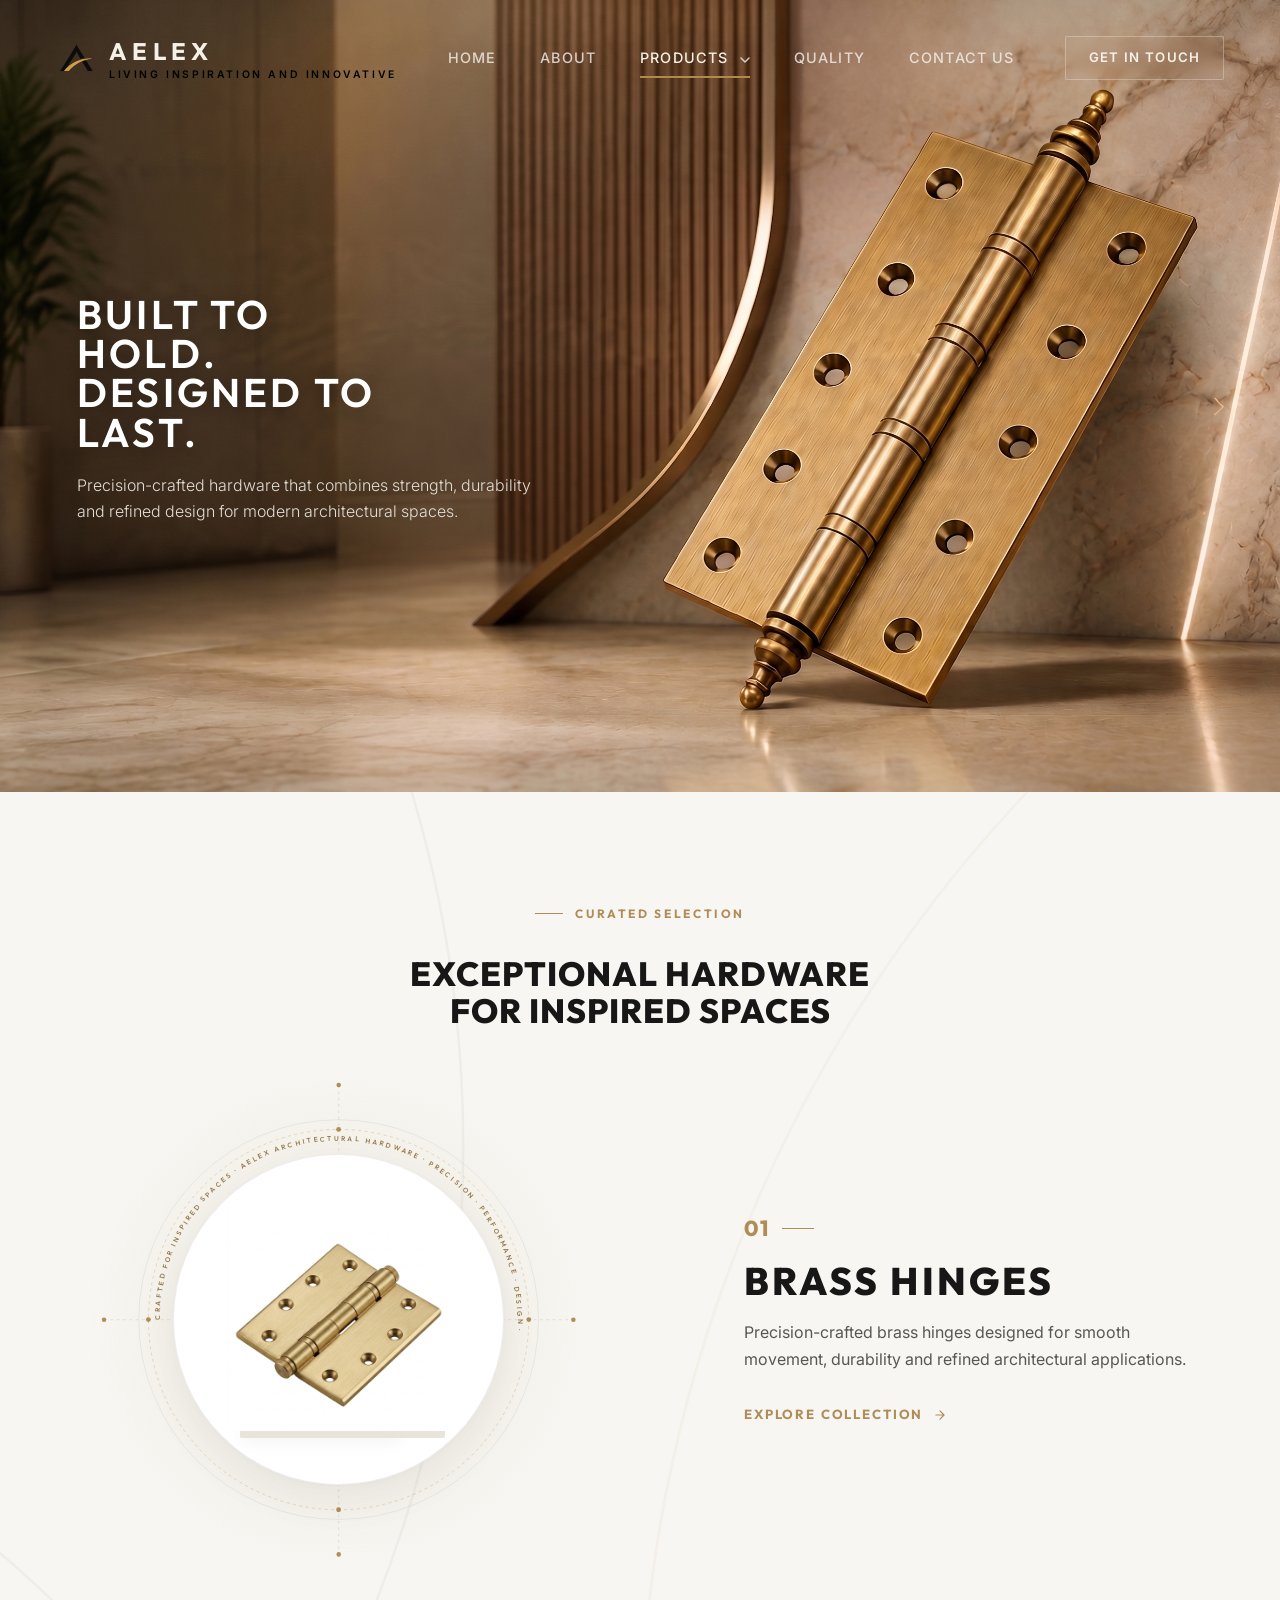
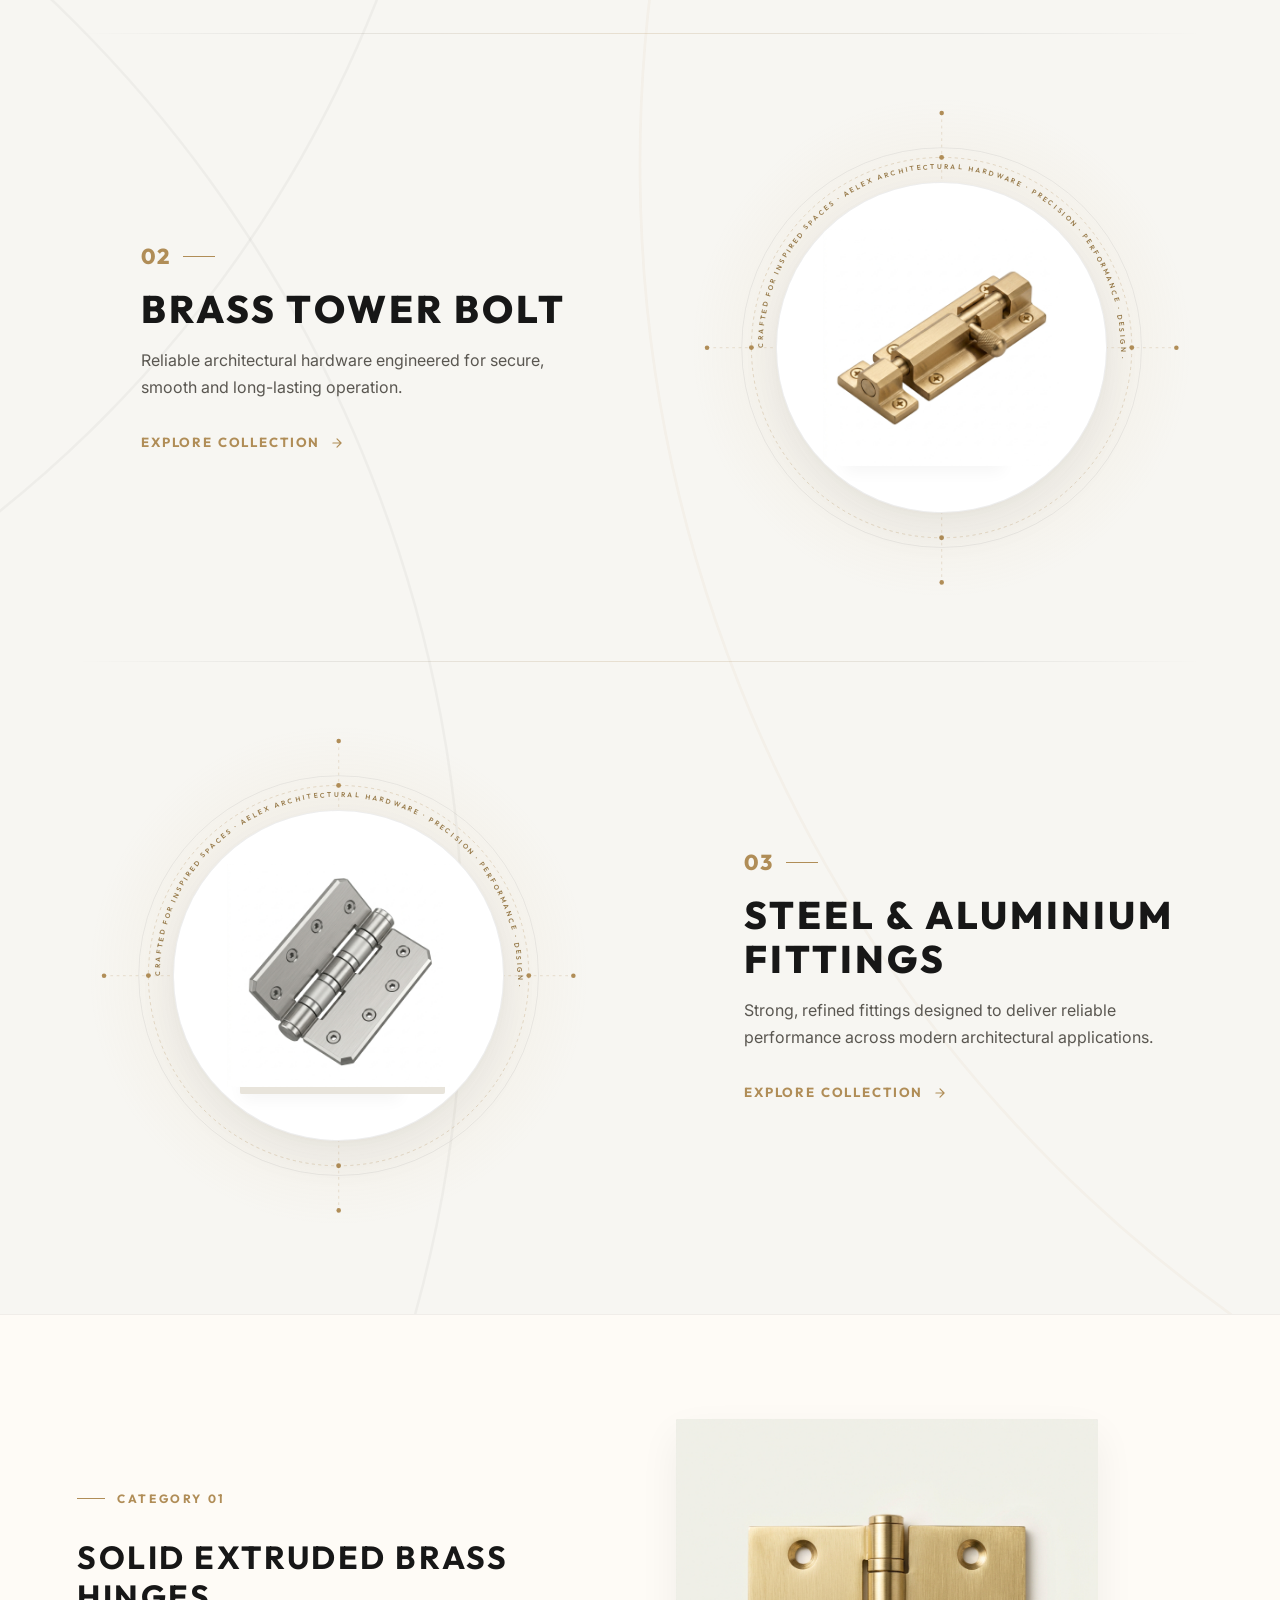
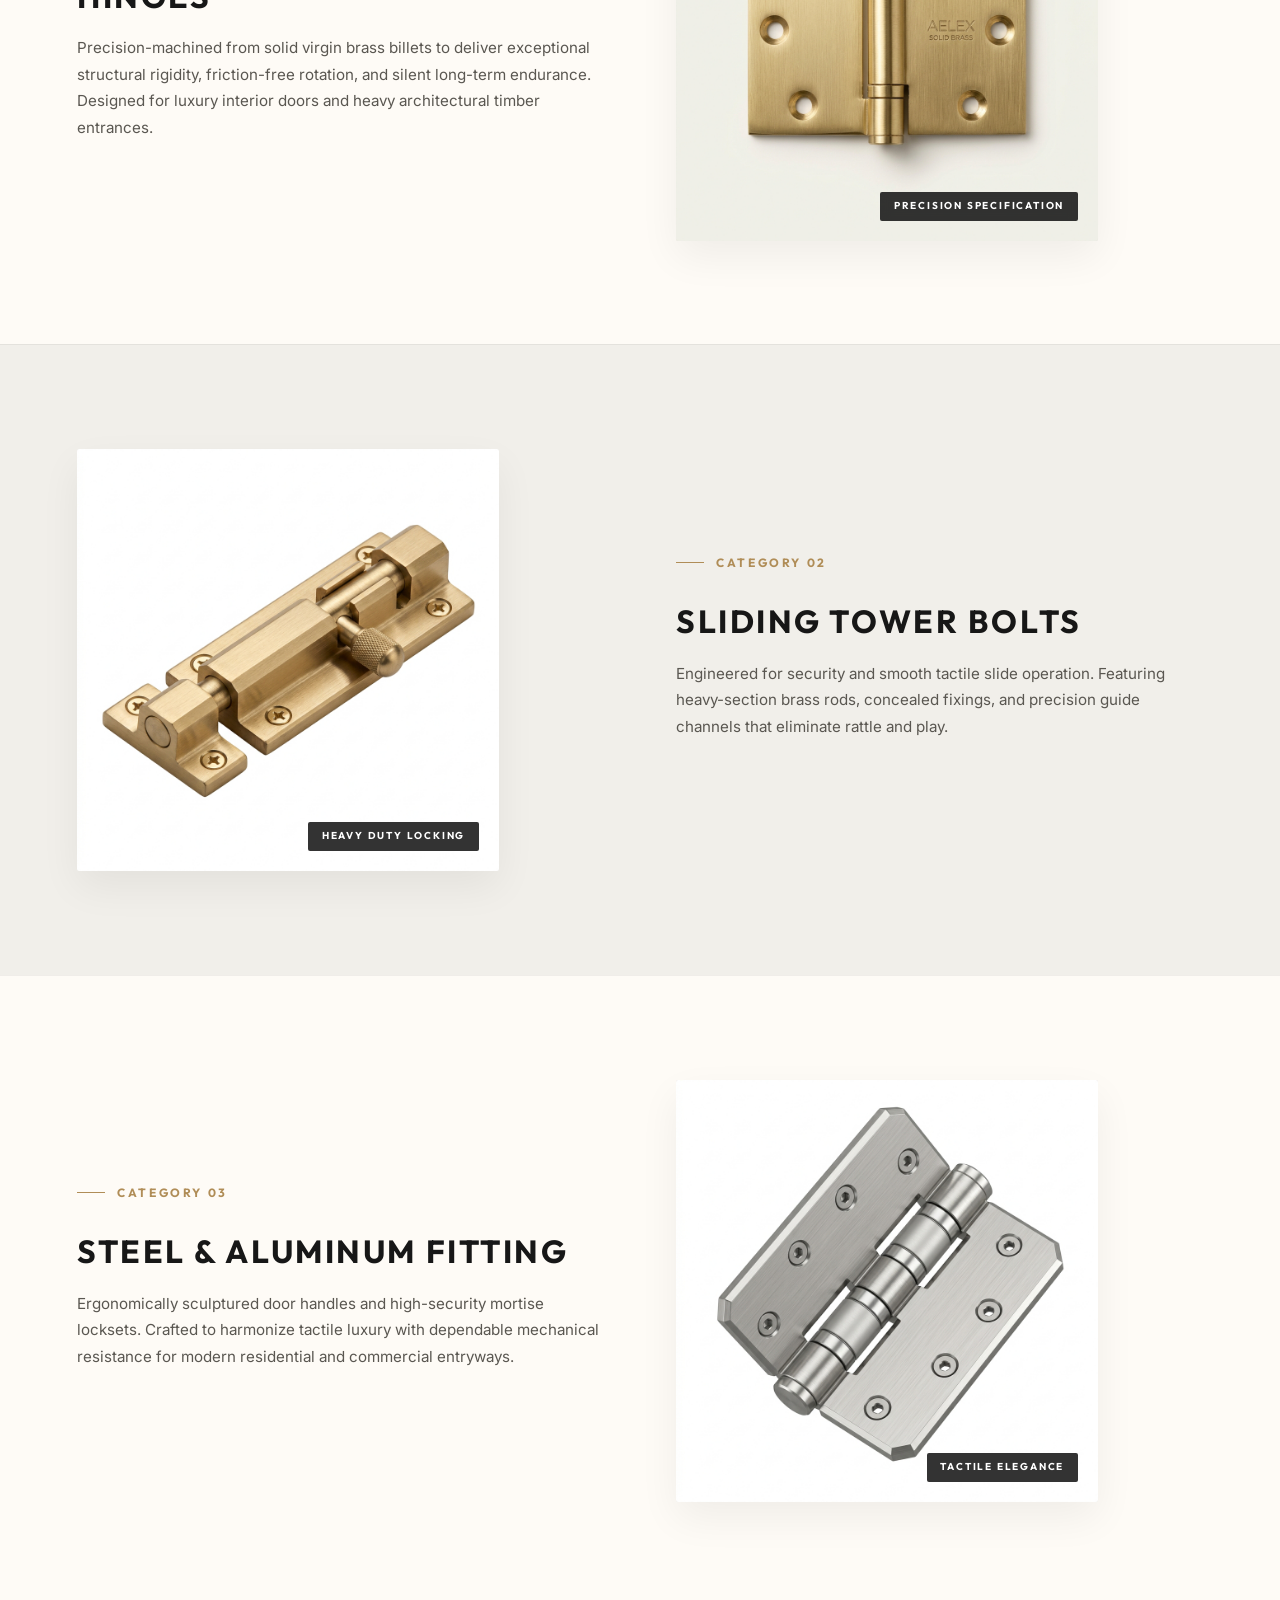
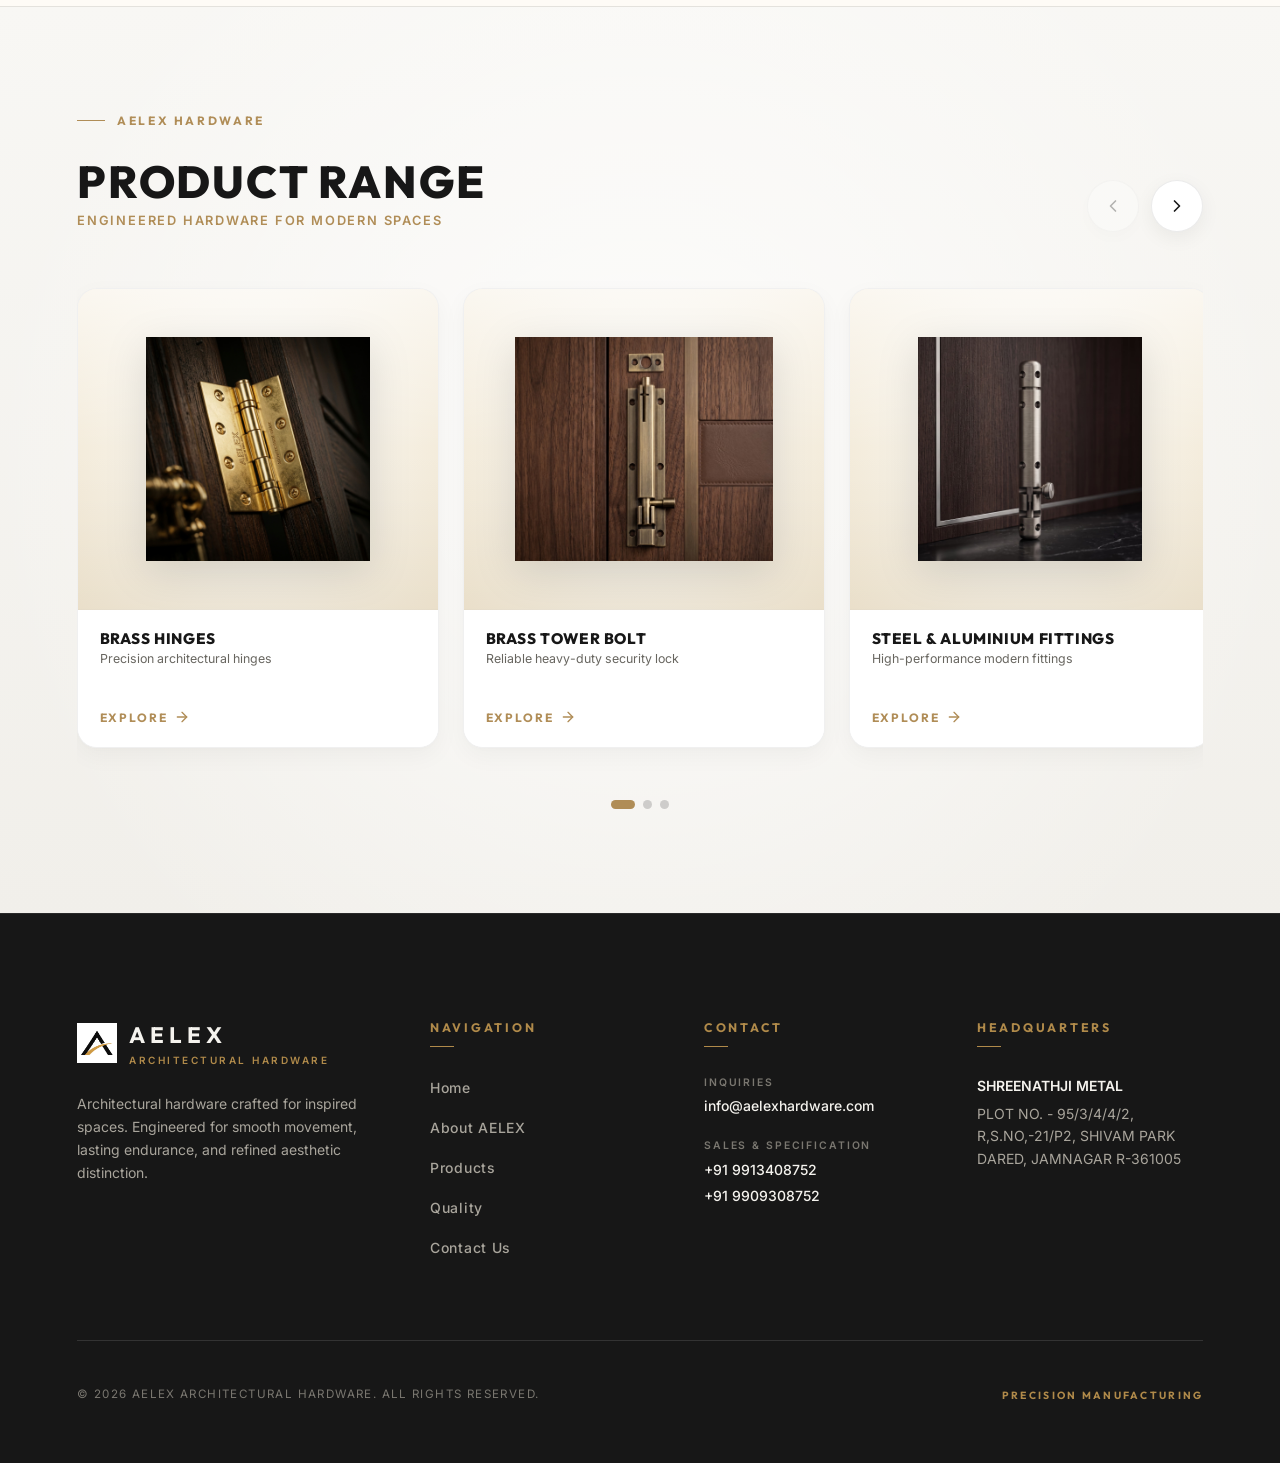
<file: products.html>
<!DOCTYPE html>
<html lang="en">
<head>
  <meta charset="UTF-8">
  <meta name="viewport" content="width=device-width, initial-scale=1.0">
  <title>Products | AELEX Premium Architectural Hardware</title>
  <meta name="description" content="Explore AELEX's luxury architectural hardware catalogue featuring solid extruded brass hinges, sliding tower bolts, stainless steel fittings, and precision architectural accessories.">

  <!-- AELEX Favicon -->
  <link rel="icon" type="image/png" sizes="32x32" href="assets/images/favicon-32x32.png">
  <link rel="icon" type="image/png" sizes="16x16" href="assets/images/favicon-16x16.png">
  <link rel="shortcut icon" href="assets/images/favicon.ico">
  <link rel="apple-touch-icon" sizes="180x180" href="assets/images/apple-touch-icon.png">

  <!-- Google Fonts: Outfit (Headings) & Inter (Body) -->
  <link rel="preconnect" href="https://fonts.googleapis.com">
  <link rel="preconnect" href="https://fonts.gstatic.com" crossorigin>
  <link href="https://fonts.googleapis.com/css2?family=Inter:wght@300;400;500;600;700&family=Outfit:wght@400;500;600;700;800&display=swap" rel="stylesheet">

  <!-- Core Stylesheet -->
  <link rel="stylesheet" href="css/style.css">
</head>
<body class="product-page-body">

  <!-- ==========================================================================
       1. SITE HEADER NAVIGATION (REUSED UNCHANGED FROM HOME/ABOUT)
       ========================================================================== -->
  <header class="site-header" id="site-header">
    <a href="index.html" class="brand-logo" aria-label="AELEX Home">
      <img src="assets/images/aelexLogo.png" alt="AELEX Logo Icon" class="brand-mark-img">
      <div>
        <span class="brand-name">AELEX</span>
        <span class="brand-tagline">Living inspiration and innovative</span>
      </div>
    </a>

    <!-- Desktop Navigation Menu -->
    <nav aria-label="Primary Navigation">
      <ul class="nav-menu">
        <li><a href="index.html#home" class="nav-link">Home</a></li>
        <li><a href="about.html" class="nav-link">About</a></li>
        <li class="nav-item-dropdown">
          <a href="products.html" class="nav-link active" aria-haspopup="true" aria-expanded="false">
            Products
            <svg class="dropdown-chevron" viewBox="0 0 10 6" width="10" height="6" aria-hidden="true">
              <path d="M1 1L5 5L9 1" stroke="currentColor" stroke-width="1.5" stroke-linecap="round" stroke-linejoin="round" fill="none"/>
            </svg>
          </a>
          <ul class="dropdown-menu" aria-label="Product Categories">
            <li><a href="brass-hinges.html" class="dropdown-item">BRASS HINGES</a></li>
            <li><a href="brass-tower-bolt.html" class="dropdown-item">BRASS TOWER BOLT</a></li>
            <li><a href="steel-aluminium-fittings.html" class="dropdown-item">STEEL &amp; ALUMINIUM FITTINGS</a></li>
          </ul>
        </li>
        <li><a href="quality.html" class="nav-link">Quality</a></li>
        <li><a href="contact.html" class="nav-link">Contact Us</a></li>
      </ul>
    </nav>

    <!-- Minimal Header Action Button -->
    <a href="contact.html" class="nav-cta-btn">Get In Touch</a>

    <!-- Mobile Navigation Hamburger Toggle -->
    <button class="mobile-nav-toggle" id="mobile-nav-toggle" aria-label="Toggle navigation menu" aria-expanded="false">
      <span></span>
      <span></span>
      <span></span>
    </button>
  </header>

  <!-- Mobile Navigation Drawer Overlay Menu -->
  <div class="mobile-nav-drawer" id="mobile-nav-drawer" aria-hidden="true">
    <ul class="mobile-nav-links">
      <li><a href="index.html#home">Home</a></li>
      <li><a href="about.html">About</a></li>
      <li class="mobile-nav-dropdown">
        <div class="mobile-dropdown-header">
          <a href="products.html" class="mobile-nav-link-main active">Products</a>
          <button class="mobile-dropdown-toggle" aria-label="Toggle Product Submenu" aria-expanded="false">
            <span class="toggle-icon">+</span>
          </button>
        </div>
        <ul class="mobile-submenu" aria-label="Product Submenu">
          <li><a href="brass-hinges.html" class="mobile-submenu-link">BRASS HINGES</a></li>
          <li><a href="brass-tower-bolt.html" class="mobile-submenu-link">BRASS TOWER BOLT</a></li>
          <li><a href="steel-aluminium-fittings.html" class="mobile-submenu-link">STEEL &amp; ALUMINIUM FITTINGS</a></li>
        </ul>
      </li>
      <li><a href="quality.html">Quality</a></li>
      <li><a href="contact.html">Contact Us</a></li>
    </ul>
    <div class="mobile-drawer-footer">
      <p class="mobile-drawer-contact">AELEX HARDWARE MANUFACTURER</p>
    </div>
  </div>

  <!-- ==========================================================================
       2. SECTION 1 — PRODUCT HERO
 
       ========================================================================== -->
  <section class="product-cinematic-hero" id="product-hero" aria-label="AELEX Architectural Hardware Hero Campaign">
    
    <!-- Cinematic Full-Bleed 3D Product Background Image & Left Protective Vignette Overlay -->
    <div class="cinematic-hero-bg-wrap">
      <img src="assets/images/sample.png" alt="AELEX 3D Architectural Hardware Environment" class="cinematic-hero-bg-img">
      <div class="cinematic-vignette-overlay"></div>
    </div>

    <!-- Main Left-Aligned Text Content Overlay over Background Image -->
    <div class="cinematic-hero-container">
      <div class="cinematic-hero-content-box">
        
       

        <h1 class="cinematic-hero-headline reveal-element delay-2">
          BUILT TO<br> HOLD.<br>
          DESIGNED TO<br> LAST.
        </h1>

        <p class="cinematic-hero-subtitle reveal-element delay-3">
          Precision-crafted hardware that combines strength, durability and refined design for modern architectural spaces.
        </p>
      </div>
    </div>
  </section>

  <!-- ==========================================================================
       3. RECREATED PRODUCT CONTENT SECTIONS (BETWEEN HERO AND FOOTER)
       ========================================================================== -->
  <div class="product-page-main-content">

    <!-- ==========================================================================
         SECTION 1 — EDITORIAL PRODUCT COLLECTION (ASYMMETRICAL LAYOUT)
         ========================================================================== -->
    <!-- ==========================================================================
         SECTION 1 — CURATED SELECTION (3-CATEGORY ALTERNATING CIRCULAR ZIG-ZAG)
         ========================================================================== -->
    <section class="product-collection-editorial" id="product-collection" aria-label="AELEX Curated Product Selection">
      
      <!-- Faint Architectural Background Curves -->
      <div class="editorial-bg-curves" aria-hidden="true">
        <svg class="bg-curve-svg" viewBox="0 0 1400 1200" fill="none" preserveAspectRatio="xMidYMid slice">
          <circle cx="-100" cy="200" r="700" stroke="rgba(23, 23, 23, 0.035)" stroke-width="1.5"/>
          <circle cx="1500" cy="550" r="800" stroke="rgba(176, 141, 87, 0.06)" stroke-width="1.5"/>
          <circle cx="-150" cy="1000" r="750" stroke="rgba(23, 23, 23, 0.035)" stroke-width="1.5"/>
        </svg>
      </div>

      <div class="product-editorial-container">
        
        <!-- Section Header -->
        <div class="editorial-collection-header reveal-element">
          <div class="clean-eyebrow">
            <span class="eyebrow-brass-line"></span>
            <span>CURATED SELECTION</span>
          </div>
          <h2 class="editorial-collection-title">Exceptional Hardware<br>for Inspired Spaces</h2>
        </div>

        <!-- 3-Category Alternating Zig-Zag Flow -->
        <div class="zigzag-curated-flow">

          <!-- Row 01: Brass Hinges (Left Visual, Right Content) -->
          <div class="zigzag-row row-left-image">
            <a href="brass-hinges.html" class="zigzag-image-col reveal-element reveal-left" aria-label="View Brass Hinges Collection">
              <div class="product-circle-stage">
                <!-- Radial Glow -->
                <div class="circle-radial-glow"></div>

                <!-- Axis / Crosshair Lines -->
                <svg class="circle-axis-svg" viewBox="0 0 540 540" aria-hidden="true">
                  <line x1="10" y1="270" x2="530" y2="270" stroke="rgba(176, 141, 87, 0.25)" stroke-dasharray="3 4" stroke-width="1"/>
                  <line x1="270" y1="10" x2="270" y2="530" stroke="rgba(176, 141, 87, 0.25)" stroke-dasharray="3 4" stroke-width="1"/>
                  <circle cx="10" cy="270" r="2.5" fill="#B08D57"/>
                  <circle cx="530" cy="270" r="2.5" fill="#B08D57"/>
                  <circle cx="270" cy="10" r="2.5" fill="#B08D57"/>
                  <circle cx="270" cy="530" r="2.5" fill="#B08D57"/>
                </svg>

                <!-- Technical Outer Ring & Circular Typography -->
                <svg class="circle-tech-ring-svg" viewBox="0 0 540 540" aria-hidden="true">
                  <circle cx="270" cy="270" r="248" fill="none" stroke="rgba(29, 29, 27, 0.08)" stroke-width="1"/>
                  <circle cx="270" cy="270" r="236" fill="none" stroke="rgba(176, 141, 87, 0.35)" stroke-width="1" stroke-dasharray="4 4"/>
                  <circle cx="270" cy="34" r="3" fill="#B08D57"/>
                  <circle cx="506" cy="270" r="3" fill="#B08D57"/>
                  <circle cx="270" cy="506" r="3" fill="#B08D57"/>
                  <circle cx="34" cy="270" r="3" fill="#B08D57"/>
                  <path id="circlePath-1" d="M 270, 270 m -222, 0 a 222,222 0 1,1 444,0 a 222,222 0 1,1 -444,0" fill="none"/>
                  <text class="circle-path-text">
                    <textPath href="#circlePath-1" startOffset="0%">
                      CRAFTED FOR INSPIRED SPACES · AELEX ARCHITECTURAL HARDWARE · PRECISION · PERFORMANCE · DESIGN ·
                    </textPath>
                  </text>
                </svg>

                <!-- Inner Circular Card -->
                <div class="circle-inner-card">
                  <!-- Architectural L-Block Backdrop -->
                  <div class="arch-l-block" aria-hidden="true"></div>
                  <!-- Floating Product Image -->
                  <img src="assets/images/editorial-brass-hinge-cutout.jpg" alt="AELEX Brass Hinges" class="floating-product-img">
                </div>
              </div>
            </a>

            <div class="zigzag-text-col reveal-element reveal-right">
              <div class="zigzag-num-badge">
                <span class="zigzag-num">01</span>
                <span class="num-line"></span>
              </div>
              <h3 class="zigzag-title">BRASS HINGES</h3>
              <p class="zigzag-desc">
                Precision-crafted brass hinges designed for smooth movement, durability and refined architectural applications.
              </p>
              <a href="brass-hinges.html" class="zigzag-explore-link">
                <span>EXPLORE COLLECTION</span>
                <svg class="asym-arrow-icon" viewBox="0 0 24 24" fill="none" stroke="currentColor" stroke-width="2">
                  <path d="M5 12h14M12 5l7 7-7 7" stroke-linecap="round" stroke-linejoin="round"/>
                </svg>
              </a>
            </div>
          </div>

          <!-- Horizontal Divider -->
          <div class="zigzag-divider" aria-hidden="true"></div>

          <!-- Row 02: Brass Tower Bolt (Left Content, Right Visual) -->
          <div class="zigzag-row row-right-image">
            <div class="zigzag-text-col reveal-element reveal-left">
              <div class="zigzag-num-badge">
                <span class="zigzag-num">02</span>
                <span class="num-line"></span>
              </div>
              <h3 class="zigzag-title">BRASS TOWER BOLT</h3>
              <p class="zigzag-desc">
                Reliable architectural hardware engineered for secure, smooth and long-lasting operation.
              </p>
              <a href="brass-tower-bolt.html" class="zigzag-explore-link">
                <span>EXPLORE COLLECTION</span>
                <svg class="asym-arrow-icon" viewBox="0 0 24 24" fill="none" stroke="currentColor" stroke-width="2">
                  <path d="M5 12h14M12 5l7 7-7 7" stroke-linecap="round" stroke-linejoin="round"/>
                </svg>
              </a>
            </div>

            <a href="brass-tower-bolt.html" class="zigzag-image-col reveal-element reveal-right" aria-label="View Brass Tower Bolt Collection">
              <div class="product-circle-stage">
                <!-- Radial Glow -->
                <div class="circle-radial-glow"></div>

                <!-- Axis / Crosshair Lines -->
                <svg class="circle-axis-svg" viewBox="0 0 540 540" aria-hidden="true">
                  <line x1="10" y1="270" x2="530" y2="270" stroke="rgba(176, 141, 87, 0.25)" stroke-dasharray="3 4" stroke-width="1"/>
                  <line x1="270" y1="10" x2="270" y2="530" stroke="rgba(176, 141, 87, 0.25)" stroke-dasharray="3 4" stroke-width="1"/>
                  <circle cx="10" cy="270" r="2.5" fill="#B08D57"/>
                  <circle cx="530" cy="270" r="2.5" fill="#B08D57"/>
                  <circle cx="270" cy="10" r="2.5" fill="#B08D57"/>
                  <circle cx="270" cy="530" r="2.5" fill="#B08D57"/>
                </svg>

                <!-- Technical Outer Ring & Circular Typography -->
                <svg class="circle-tech-ring-svg" viewBox="0 0 540 540" aria-hidden="true">
                  <circle cx="270" cy="270" r="248" fill="none" stroke="rgba(29, 29, 27, 0.08)" stroke-width="1"/>
                  <circle cx="270" cy="270" r="236" fill="none" stroke="rgba(176, 141, 87, 0.35)" stroke-width="1" stroke-dasharray="4 4"/>
                  <circle cx="270" cy="34" r="3" fill="#B08D57"/>
                  <circle cx="506" cy="270" r="3" fill="#B08D57"/>
                  <circle cx="270" cy="506" r="3" fill="#B08D57"/>
                  <circle cx="34" cy="270" r="3" fill="#B08D57"/>
                  <path id="circlePath-2" d="M 270, 270 m -222, 0 a 222,222 0 1,1 444,0 a 222,222 0 1,1 -444,0" fill="none"/>
                  <text class="circle-path-text">
                    <textPath href="#circlePath-2" startOffset="0%">
                      CRAFTED FOR INSPIRED SPACES · AELEX ARCHITECTURAL HARDWARE · PRECISION · PERFORMANCE · DESIGN ·
                    </textPath>
                  </text>
                </svg>

                <!-- Inner Clean Circular Card -->
                <div class="circle-inner-card">
                  <!-- Architectural L-Block Backdrop -->
                  <div class="arch-l-block" aria-hidden="true"></div>
                  <!-- Floating Product Image -->
                  <img src="assets/images/editorial-tower-bolt-cutout.jpg" alt="AELEX Brass Tower Bolt" class="floating-product-img floating-product-img--bolt">
                </div>
              </div>
            </a>
          </div>

          <!-- Horizontal Divider -->
          <div class="zigzag-divider" aria-hidden="true"></div>

          <!-- Row 03: Steel & Aluminium Fittings (Left Visual, Right Content) -->
          <div class="zigzag-row row-left-image">
            <a href="steel-aluminium-fittings.html" class="zigzag-image-col reveal-element reveal-left" aria-label="View Steel &amp; Aluminium Fittings Collection">
              <div class="product-circle-stage">
                <!-- Radial Glow -->
                <div class="circle-radial-glow"></div>

                <!-- Axis / Crosshair Lines -->
                <svg class="circle-axis-svg" viewBox="0 0 540 540" aria-hidden="true">
                  <line x1="10" y1="270" x2="530" y2="270" stroke="rgba(176, 141, 87, 0.25)" stroke-dasharray="3 4" stroke-width="1"/>
                  <line x1="270" y1="10" x2="270" y2="530" stroke="rgba(176, 141, 87, 0.25)" stroke-dasharray="3 4" stroke-width="1"/>
                  <circle cx="10" cy="270" r="2.5" fill="#B08D57"/>
                  <circle cx="530" cy="270" r="2.5" fill="#B08D57"/>
                  <circle cx="270" cy="10" r="2.5" fill="#B08D57"/>
                  <circle cx="270" cy="530" r="2.5" fill="#B08D57"/>
                </svg>

                <!-- Technical Outer Ring & Circular Typography -->
                <svg class="circle-tech-ring-svg" viewBox="0 0 540 540" aria-hidden="true">
                  <circle cx="270" cy="270" r="248" fill="none" stroke="rgba(29, 29, 27, 0.08)" stroke-width="1"/>
                  <circle cx="270" cy="270" r="236" fill="none" stroke="rgba(176, 141, 87, 0.35)" stroke-width="1" stroke-dasharray="4 4"/>
                  <circle cx="270" cy="34" r="3" fill="#B08D57"/>
                  <circle cx="506" cy="270" r="3" fill="#B08D57"/>
                  <circle cx="270" cy="506" r="3" fill="#B08D57"/>
                  <circle cx="34" cy="270" r="3" fill="#B08D57"/>
                  <path id="circlePath-3" d="M 270, 270 m -222, 0 a 222,222 0 1,1 444,0 a 222,222 0 1,1 -444,0" fill="none"/>
                  <text class="circle-path-text">
                    <textPath href="#circlePath-3" startOffset="0%">
                      CRAFTED FOR INSPIRED SPACES · AELEX ARCHITECTURAL HARDWARE · PRECISION · PERFORMANCE · DESIGN ·
                    </textPath>
                  </text>
                </svg>

                <!-- Inner Clean Circular Card -->
                <div class="circle-inner-card">
                  <!-- Architectural L-Block Backdrop -->
                  <div class="arch-l-block" aria-hidden="true"></div>
                  <!-- Floating Product Image -->
                  <img src="assets/images/editorial-steel-fitting-cutout.jpg" alt="AELEX Steel &amp; Aluminium Fittings" class="floating-product-img">
                </div>
              </div>
            </a>

            <div class="zigzag-text-col reveal-element reveal-right">
              <div class="zigzag-num-badge">
                <span class="zigzag-num">03</span>
                <span class="num-line"></span>
              </div>
              <h3 class="zigzag-title">STEEL &amp; ALUMINIUM FITTINGS</h3>
              <p class="zigzag-desc">
                Strong, refined fittings designed to deliver reliable performance across modern architectural applications.
              </p>
              <a href="steel-aluminium-fittings.html" class="zigzag-explore-link">
                <span>EXPLORE COLLECTION</span>
                <svg class="asym-arrow-icon" viewBox="0 0 24 24" fill="none" stroke="currentColor" stroke-width="2">
                  <path d="M5 12h14M12 5l7 7-7 7" stroke-linecap="round" stroke-linejoin="round"/>
                </svg>
              </a>
            </div>
          </div>

        </div><!-- /.zigzag-curated-flow -->
      </div><!-- /.product-editorial-container -->
    </section>

    <!-- ==========================================================================
         SECTION 2 — PRODUCT CATEGORY SHOWCASE 01: SOLID BRASS HINGES
         ========================================================================== -->
    <section class="category-showcase-section" id="cat-hinges" aria-label="AELEX Solid Brass Hinges Showcase">
      <div class="showcase-container">
        <div class="showcase-card-grid">
          <div class="showcase-content-col reveal-left">
            <div class="clean-eyebrow">
              <span class="eyebrow-brass-line"></span>
              <span>CATEGORY 01</span>
            </div>
            <h2 class="showcase-category-title">SOLID EXTRUDED BRASS HINGES</h2>
            <p class="showcase-description">
              Precision-machined from solid virgin brass billets to deliver exceptional structural rigidity, friction-free rotation, and silent long-term endurance. Designed for luxury interior doors and heavy architectural timber entrances.
            </p>
            <!-- <div class="showcase-spec-grid">
              <div class="spec-pill">
                <span class="spec-label">MATERIAL</span>
                <span class="spec-val">Extruded Brass Alloys</span>
              </div>
              <div class="spec-pill">
                <span class="spec-label">BEARING</span>
                <span class="spec-val">Ball Bearing / Washer</span>
              </div>
              <div class="spec-pill">
                <span class="spec-label">FINISHES</span>
                <span class="spec-val">Satin, Antique, Polished</span>
              </div>
            </div> -->
          </div>
          <div class="showcase-visual-col reveal-right">
            <div class="showcase-img-card">
              <img src="assets/images/editorial-brass-hinge.png" alt="AELEX Solid Extruded Brass Hinges Detailed View" class="showcase-img">
              <div class="showcase-badge">PRECISION SPECIFICATION</div>
            </div>
          </div>
        </div>
      </div>
    </section>

    <!-- ==========================================================================
         SECTION 3 — PRODUCT CATEGORY SHOWCASE 02: SLIDING TOWER BOLTS
         ========================================================================== -->
    <section class="category-showcase-section alt-bg" id="cat-tower-bolts" aria-label="AELEX Tower Bolts Showcase">
      <div class="showcase-container">
        <div class="showcase-card-grid reverse-grid">
          <div class="showcase-visual-col reveal-left">
            <div class="showcase-img-card">
              <img src="assets/images/editorial-tower-bolt-cutout.jpg" alt="AELEX Solid Brass Sliding Tower Bolts View" class="showcase-img">
              <div class="showcase-badge">HEAVY DUTY LOCKING</div>
            </div>
          </div>
          <div class="showcase-content-col reveal-right">
            <div class="clean-eyebrow">
              <span class="eyebrow-brass-line"></span>
              <span>CATEGORY 02</span>
            </div>
            <h2 class="showcase-category-title">SLIDING TOWER BOLTS</h2>
            <p class="showcase-description">
              Engineered for security and smooth tactile slide operation. Featuring heavy-section brass rods, concealed fixings, and precision guide channels that eliminate rattle and play.
            </p>
            <!-- <div class="showcase-spec-grid">
              <div class="spec-pill">
                <span class="spec-label">MECHANISM</span>
                <span class="spec-val">Precision Friction Lock</span>
              </div>
              <div class="spec-pill">
                <span class="spec-label">PROFILE</span>
                <span class="spec-val">Bevel Edge Architecture</span>
              </div>
              <div class="spec-pill">
                <span class="spec-label">SIZES</span>
                <span class="spec-val">4&quot; to 24&quot; Lengths</span>
              </div>
            </div> -->
          </div>
        </div>
      </div>
    </section>

    <!-- ==========================================================================
         SECTION 4 — PRODUCT CATEGORY SHOWCASE 03: HANDLES & MORTISE LOCKS
         ========================================================================== -->
    <section class="category-showcase-section" id="cat-handles" aria-label="AELEX Handles and Locks Showcase">
      <div class="showcase-container">
        <div class="showcase-card-grid">
          <div class="showcase-content-col reveal-left">
            <div class="clean-eyebrow">
              <span class="eyebrow-brass-line"></span>
              <span>CATEGORY 03</span>
            </div>
            <h2 class="showcase-category-title">STEEL &amp; ALUMINUM FITTING</h2>
            <p class="showcase-description">
              Ergonomically sculptured door handles and high-security mortise locksets. Crafted to harmonize tactile luxury with dependable mechanical resistance for modern residential and commercial entryways.
            </p>
            <!-- <div class="showcase-spec-grid">
              <div class="spec-pill">
                <span class="spec-label">TYPE</span>
                <span class="spec-val">Lever / Pull / Mortise</span>
              </div>
              <div class="spec-pill">
                <span class="spec-label">LATCH</span>
                <span class="spec-val">Quiet Reversible Bolt</span>
              </div>
              <div class="spec-pill">
                <span class="spec-label">SECURITY</span>
                <span class="spec-val">Euro Profile Cylinder</span>
              </div>
            </div> -->
          </div>
          <div class="showcase-visual-col reveal-right">
            <div class="showcase-img-card">
              <img src="assets/images/editorial-steel-fitting-cutout.jpg" alt="AELEX Architectural Handles & Locks Showcase" class="showcase-img">
              <div class="showcase-badge">TACTILE ELEGANCE</div>
            </div>
          </div>
        </div>
      </div>
    </section>

    <!-- ==========================================================================
         SECTION 5 — PRODUCT CATEGORY SHOWCASE 04: STEEL & ALUMINUM FITTINGS
         ========================================================================== -->
  
    <!-- ==========================================================================
         SECTION 7 — PROFESSIONAL PRODUCT SLIDER (BEFORE FOOTER)
         ========================================================================== -->
    <!-- ==========================================================================
         SECTION 7 — AELEX PRODUCT RANGE SLIDER (6 PRODUCT CARDS)
         ========================================================================== -->
    <section class="product-slider-section" id="product-slider" aria-label="AELEX Product Range Carousel">
      <div class="product-slider-container">
        
        <!-- Section Header with Navigation Controls -->
        <div class="slider-header-wrap reveal-element">
          <div class="slider-header-text">
            <div class="clean-eyebrow">
              <span class="eyebrow-brass-line"></span>
              <span>AELEX HARDWARE</span>
            </div>
            <h2 class="slider-heading">PRODUCT RANGE</h2>
            <p class="slider-subtext">ENGINEERED HARDWARE FOR MODERN SPACES</p>
          </div>

          <!-- Top-Right Navigation Arrow Controls (No Overlap) -->
          <div class="slider-nav-controls">
            <button class="slider-nav-btn prev-nav-btn" id="prod-slider-prev" aria-label="Previous products">
              <svg viewBox="0 0 24 24" width="20" height="20" fill="none" stroke="currentColor" stroke-width="2" stroke-linecap="round" stroke-linejoin="round">
                <polyline points="15 18 9 12 15 6"></polyline>
              </svg>
            </button>
            <button class="slider-nav-btn next-nav-btn" id="prod-slider-next" aria-label="Next products">
              <svg viewBox="0 0 24 24" width="20" height="20" fill="none" stroke="currentColor" stroke-width="2" stroke-linecap="round" stroke-linejoin="round">
                <polyline points="9 18 15 12 9 6"></polyline>
              </svg>
            </button>
          </div>
        </div>

        <!-- Carousel Viewport & Cards Track -->
        <div class="slider-viewport" id="prod-slider-viewport" tabindex="0" aria-label="Product Range Carousel">
          <div class="slider-track" id="prod-slider-track">
            
            <!-- Card 1: Solid Brass Hinges -->
            <article class="slider-card-item reveal-element delay-1">
              <div class="card-img-area">
                <div class="card-img-lighting"></div>
                <img src="assets/images/slide-1-brass-hinge.png" alt="AELEX Solid Extruded Brass Hinges" class="card-product-img" loading="lazy">
              </div>
              <div class="card-info-area">
                <div class="card-text-block">
                  <h3 class="card-product-name">BRASS HINGES</h3>
                  <p class="card-product-sub">Precision architectural hinges</p>
                </div>
                <a href="brass-hinges.html" class="card-explore-btn" aria-label="Explore Brass Hinges">
                  <span>EXPLORE</span>
                  <svg class="explore-arrow-icon" viewBox="0 0 24 24" width="16" height="16" fill="none" stroke="currentColor" stroke-width="2" stroke-linecap="round" stroke-linejoin="round">
                    <line x1="5" y1="12" x2="19" y2="12"></line>
                    <polyline points="12 5 19 12 12 19"></polyline>
                  </svg>
                </a>
              </div>
            </article>

            <!-- Card 2: Brass Tower Bolt -->
            <article class="slider-card-item reveal-element delay-2">
              <div class="card-img-area">
                <div class="card-img-lighting"></div>
                <img src="assets/images/tworeblot_slider.jpg" alt="AELEX Solid Brass Security Tower Bolt" class="card-product-img" loading="lazy">
              </div>
              <div class="card-info-area">
                <div class="card-text-block">
                  <h3 class="card-product-name">BRASS TOWER BOLT</h3>
                  <p class="card-product-sub">Reliable heavy-duty security lock</p>
                </div>
                <a href="brass-tower-bolt.html" class="card-explore-btn" aria-label="Explore Brass Tower Bolts">
                  <span>EXPLORE</span>
                  <svg class="explore-arrow-icon" viewBox="0 0 24 24" width="16" height="16" fill="none" stroke="currentColor" stroke-width="2" stroke-linecap="round" stroke-linejoin="round">
                    <line x1="5" y1="12" x2="19" y2="12"></line>
                    <polyline points="12 5 19 12 12 19"></polyline>
                  </svg>
                </a>
              </div>
            </article>

            <!-- Card 3: Steel & Aluminium Fittings -->
            <article class="slider-card-item reveal-element delay-3">
              <div class="card-img-area">
                <div class="card-img-lighting"></div>
                <img src="assets/images/steel_tworebot.jpg" alt="AELEX Steel and Aluminium Architectural Fittings" class="card-product-img" loading="lazy">
              </div>
              <div class="card-info-area">
                <div class="card-text-block">
                  <h3 class="card-product-name">STEEL &amp; ALUMINIUM FITTINGS</h3>
                  <p class="card-product-sub">High-performance modern fittings</p>
                </div>
                <a href="steel-aluminium-fittings.html" class="card-explore-btn" aria-label="Explore Steel & Aluminium Fittings">
                  <span>EXPLORE</span>
                  <svg class="explore-arrow-icon" viewBox="0 0 24 24" width="16" height="16" fill="none" stroke="currentColor" stroke-width="2" stroke-linecap="round" stroke-linejoin="round">
                    <line x1="5" y1="12" x2="19" y2="12"></line>
                    <polyline points="12 5 19 12 12 19"></polyline>
                  </svg>
                </a>
              </div>
            </article>

            <!-- Card 4: Premium Brass Hinges -->
            <article class="slider-card-item reveal-element delay-4">
              <div class="card-img-area">
                <div class="card-img-lighting"></div>
                <img src="assets/images/steel_backround (1).jpg" alt="AELEX Extruded Solid Brass Bearing Hinge" class="card-product-img" loading="lazy">
              </div>
              <div class="card-info-area">
                <div class="card-text-block">
                  <h3 class="card-product-name">PREMIUM BRASS HINGES</h3>
                  <p class="card-product-sub">Extruded solid brass bearing hinge</p>
                </div>
                <a href="brass-hinges.html" class="card-explore-btn" aria-label="Explore Premium Brass Hinges">
                  <span>EXPLORE</span>
                  <svg class="explore-arrow-icon" viewBox="0 0 24 24" width="16" height="16" fill="none" stroke="currentColor" stroke-width="2" stroke-linecap="round" stroke-linejoin="round">
                    <line x1="5" y1="12" x2="19" y2="12"></line>
                    <polyline points="12 5 19 12 12 19"></polyline>
                  </svg>
                </a>
              </div>
            </article>

            <!-- Card 5: Architectural Tower Bolts -->
            <article class="slider-card-item reveal-element delay-5">
              <div class="card-img-area">
                <div class="card-img-lighting"></div>
                <img src="assets/images/editorial-tower-bolt-cutout.jpg" alt="AELEX Architectural Heavy Duty Tower Bolt" class="card-product-img" loading="lazy">
              </div>
              <div class="card-info-area">
                <div class="card-text-block">
                  <h3 class="card-product-name">ARCHITECTURAL TOWER BOLTS</h3>
                  <p class="card-product-sub">Precision friction slide bolt</p>
                </div>
                <a href="brass-tower-bolt.html" class="card-explore-btn" aria-label="Explore Architectural Tower Bolts">
                  <span>EXPLORE</span>
                  <svg class="explore-arrow-icon" viewBox="0 0 24 24" width="16" height="16" fill="none" stroke="currentColor" stroke-width="2" stroke-linecap="round" stroke-linejoin="round">
                    <line x1="5" y1="12" x2="19" y2="12"></line>
                    <polyline points="12 5 19 12 12 19"></polyline>
                  </svg>
                </a>
              </div>
            </article>

            <!-- Card 6: Aluminium / Steel Hardware Fittings -->
            <article class="slider-card-item reveal-element delay-6">
              <div class="card-img-area">
                <div class="card-img-lighting"></div>
                <img src="assets/images/editorial-steel-fitting-cutout.jpg" alt="AELEX Modern Hardware Fittings" class="card-product-img" loading="lazy">
              </div>
              <div class="card-info-area">
                <div class="card-text-block">
                  <h3 class="card-product-name">HARDWARE FITTINGS</h3>
                  <p class="card-product-sub">Precision architectural accessories</p>
                </div>
                <a href="steel-aluminium-fittings.html" class="card-explore-btn" aria-label="Explore Hardware Fittings">
                  <span>EXPLORE</span>
                  <svg class="explore-arrow-icon" viewBox="0 0 24 24" width="16" height="16" fill="none" stroke="currentColor" stroke-width="2" stroke-linecap="round" stroke-linejoin="round">
                    <line x1="5" y1="12" x2="19" y2="12"></line>
                    <polyline points="12 5 19 12 12 19"></polyline>
                  </svg>
                </a>
              </div>
            </article>

          </div><!-- /.slider-track -->
        </div><!-- /.slider-viewport -->

        <!-- Pagination Dots Indicator -->
        <div class="slider-dots-wrap" id="prod-slider-dots">
          <!-- JS will populate dots dynamically -->
        </div>

      </div><!-- /.product-slider-container -->
    </section>

  </div><!-- /.product-page-main-content -->

  <!-- ==========================================================================
       7. SITE FOOTER (REUSED UNCHANGED FROM HOME/ABOUT)
       ========================================================================== -->
  <footer class="site-footer" id="contact" aria-label="AELEX Corporate Footer">
    <div class="footer-container">
      
      <!-- Top 4-Column Grid -->
      <div class="footer-grid">

        <!-- Column 1: Brand & Philosophy -->
        <div class="footer-col footer-col-brand reveal-element delay-1">
          <a href="index.html" class="footer-logo" aria-label="AELEX Home">
            <img src="assets/images/aelexLogo.png" alt="AELEX Logo Icon" class="footer-mark-img">
            <div>
              <span class="footer-brand-name">AELEX</span>
              <span class="footer-brand-tag">Architectural Hardware</span>
            </div>
          </a>
          <p class="footer-brand-desc">
            Architectural hardware crafted for inspired spaces. Engineered for smooth movement, lasting endurance, and refined aesthetic distinction.
          </p>
        </div>

        <!-- Column 2: Navigation Links -->
        <div class="footer-col footer-col-nav reveal-element delay-2">
          <h3 class="footer-col-title">NAVIGATION</h3>
          <ul class="footer-links">
            <li><a href="index.html#home">Home</a></li>
            <li><a href="about.html">About AELEX</a></li>
            <li><a href="products.html">Products</a></li>
            <li><a href="quality.html">Quality</a></li>
            <li><a href="contact.html">Contact Us</a></li>
          </ul>
        </div>

        <!-- Column 3: Business Contact -->
        <div class="footer-col footer-col-contact reveal-element delay-3">
          <h3 class="footer-col-title">CONTACT</h3>
          <div class="footer-contact-details">
            <div class="contact-item">
              <span class="contact-label">INQUIRIES</span>
              <a href="mailto:info@aelexhardware.com" class="contact-value">info@aelexhardware.com</a>
            </div>
            <div class="contact-item">
              <span class="contact-label">SALES &amp; SPECIFICATION</span>
              <a href="tel:+919913408752" class="contact-value">+91 9913408752</a>
              <a href="tel:+919909308752" class="contact-value">+91 9909308752</a>
            </div>
          </div>
        </div>

        <!-- Column 4: Location / HQ -->
        <div class="footer-col footer-col-location reveal-element delay-4">
          <h3 class="footer-col-title">HEADQUARTERS</h3>
          <address class="footer-address">
            <p class="address-name">SHREENATHJI METAL</p>
            <p class="address-line">PLOT NO. - 95/3/4/4/2, R,S.NO,-21/P2, SHIVAM PARK DARED, JAMNAGAR R-361005</p>
          </address>
        </div>

      </div><!-- /.footer-grid -->

      <!-- Horizontal Divider -->
      <div class="footer-divider reveal-element delay-3"></div>

      <!-- Bottom Row: Copyright & Legal -->
      <div class="footer-bottom reveal-element delay-4">
        <p class="copyright-text">&copy; 2026 AELEX ARCHITECTURAL HARDWARE. ALL RIGHTS RESERVED.</p>
        <div class="footer-legal-links">
          <span class="legal-tag">PRECISION MANUFACTURING</span>
        </div>
      </div>

    </div><!-- /.footer-container -->
  </footer><!-- /.site-footer -->

  <!-- JavaScript Controller -->
  <script src="js/hero-slider.js"></script>
</body>
</html>
</file>
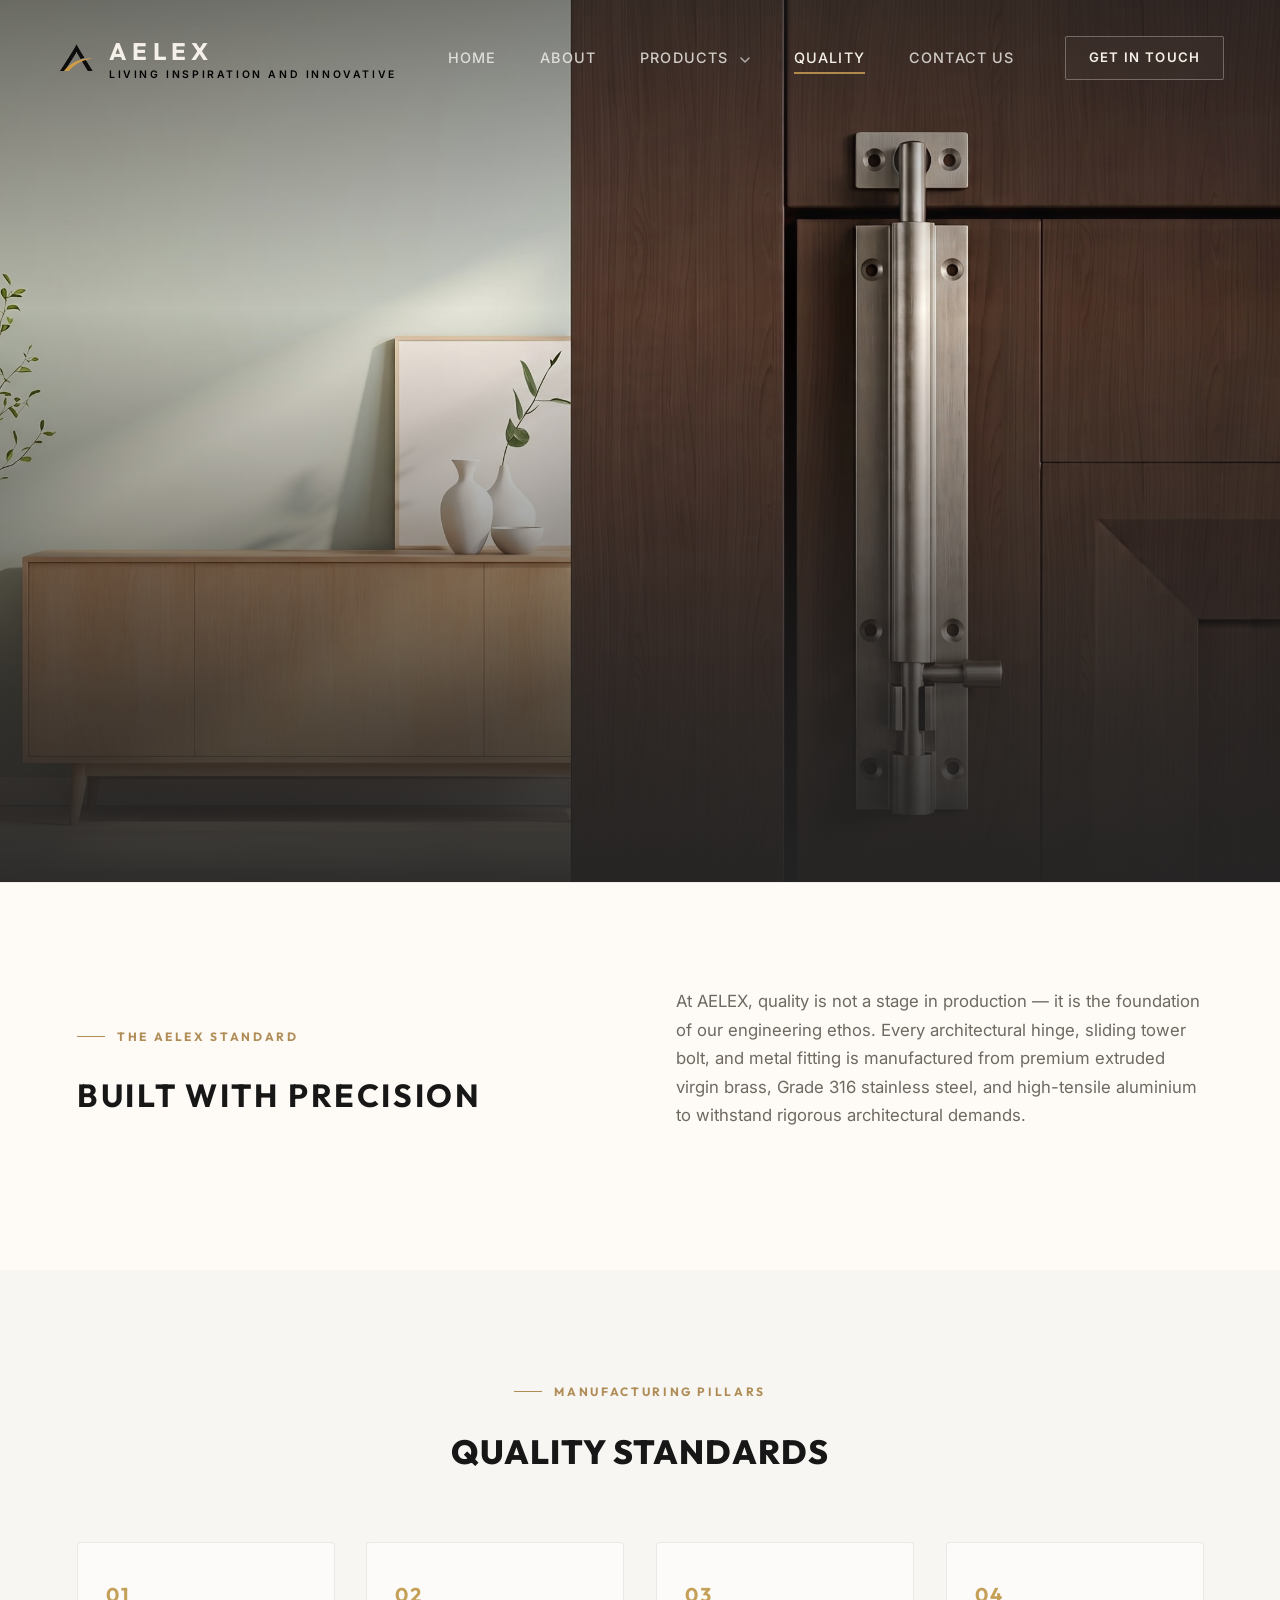
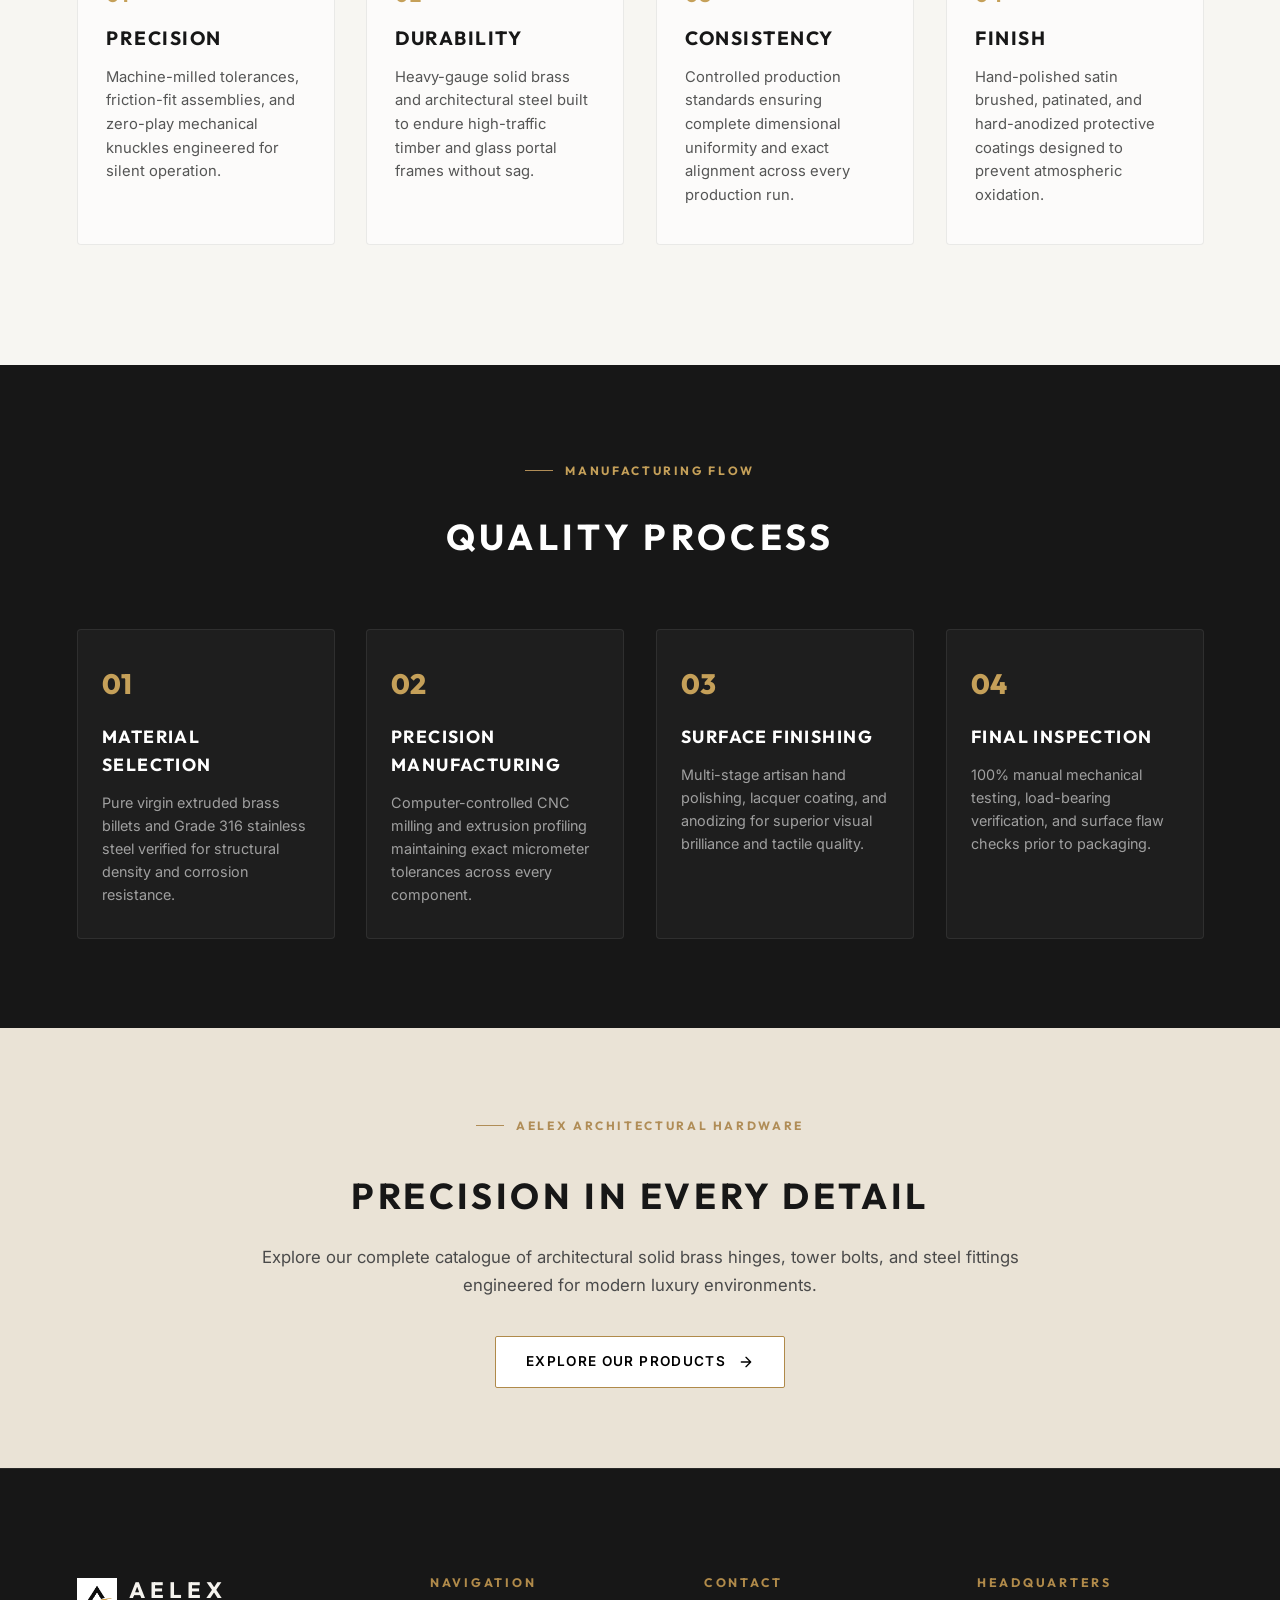
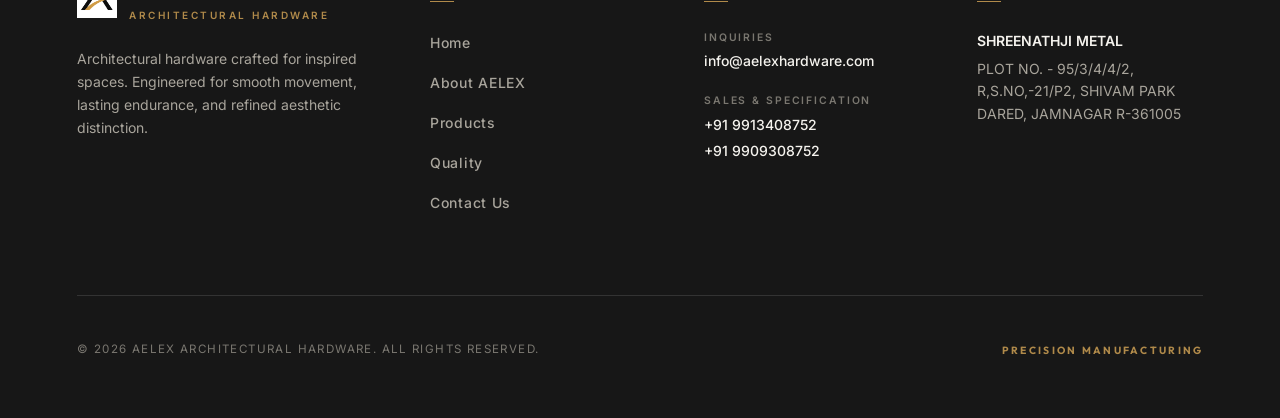
<file: quality.html>
<!DOCTYPE html>
<html lang="en">
<head>
  <meta charset="UTF-8">
  <meta name="viewport" content="width=device-width, initial-scale=1.0">
  <title>Quality Standards &amp; Precision Manufacturing | AELEX</title>
  <meta name="description" content="Discover AELEX's manufacturing standards, precision engineering tolerances, material integrity, and quality control processes across solid brass, stainless steel, and aluminium hardware.">

  <!-- AELEX Favicon -->
  <link rel="icon" type="image/png" sizes="32x32" href="assets/images/favicon-32x32.png">
  <link rel="icon" type="image/png" sizes="16x16" href="assets/images/favicon-16x16.png">
  <link rel="shortcut icon" href="assets/images/favicon.ico">
  <link rel="apple-touch-icon" sizes="180x180" href="assets/images/apple-touch-icon.png">

  <!-- Google Fonts: Outfit (Headings) & Inter (Body) -->
  <link rel="preconnect" href="https://fonts.googleapis.com">
  <link rel="preconnect" href="https://fonts.gstatic.com" crossorigin>
  <link href="https://fonts.googleapis.com/css2?family=Inter:wght@300;400;500;600;700&family=Outfit:wght@400;500;600;700;800&display=swap" rel="stylesheet">

  <!-- Core Stylesheet -->
  <link rel="stylesheet" href="css/style.css">
</head>
<body class="quality-page-body">

  <!-- ==========================================================================
       1. SITE HEADER NAVIGATION (STANDARDIZED SHARED AELEX HEADER)
       ========================================================================== -->
  <header class="site-header" id="site-header">
    <a href="index.html" class="brand-logo" aria-label="AELEX Home">
      <img src="assets/images/aelexLogo.png" alt="AELEX Logo Icon" class="brand-mark-img">
      <div>
        <span class="brand-name">AELEX</span>
        <span class="brand-tagline">Living inspiration and innovative</span>
      </div>
    </a>

    <!-- Desktop Navigation Menu -->
    <nav aria-label="Primary Navigation">
      <ul class="nav-menu">
        <li><a href="index.html#home" class="nav-link">Home</a></li>
        <li><a href="about.html" class="nav-link">About</a></li>
        <li class="nav-item-dropdown">
          <a href="products.html" class="nav-link" aria-haspopup="true" aria-expanded="false">
            Products
            <svg class="dropdown-chevron" viewBox="0 0 10 6" width="10" height="6" aria-hidden="true">
              <path d="M1 1L5 5L9 1" stroke="currentColor" stroke-width="1.5" stroke-linecap="round" stroke-linejoin="round" fill="none"/>
            </svg>
          </a>
          <ul class="dropdown-menu" aria-label="Product Categories">
            <li><a href="brass-hinges.html" class="dropdown-item">BRASS HINGES</a></li>
            <li><a href="brass-tower-bolt.html" class="dropdown-item">BRASS TOWER BOLT</a></li>
            <li><a href="steel-aluminium-fittings.html" class="dropdown-item">STEEL &amp; ALUMINIUM FITTINGS</a></li>
          </ul>
        </li>
        <li><a href="quality.html" class="nav-link active">Quality</a></li>
        <li><a href="contact.html" class="nav-link">Contact Us</a></li>
      </ul>
    </nav>

    <!-- Minimal Header Action Button -->
    <a href="contact.html" class="nav-cta-btn">Get In Touch</a>

    <!-- Mobile Navigation Hamburger Toggle -->
    <button class="mobile-nav-toggle" id="mobile-nav-toggle" aria-label="Toggle navigation menu" aria-expanded="false">
      <span></span>
      <span></span>
      <span></span>
    </button>
  </header>

  <!-- Mobile Navigation Drawer Overlay Menu -->
  <div class="mobile-nav-drawer" id="mobile-nav-drawer" aria-hidden="true">
    <ul class="mobile-nav-links">
      <li><a href="index.html#home">Home</a></li>
      <li><a href="about.html">About</a></li>
      <li class="mobile-nav-dropdown">
        <div class="mobile-dropdown-header">
          <a href="products.html" class="mobile-nav-link-main">Products</a>
          <button class="mobile-dropdown-toggle" aria-label="Toggle Product Submenu" aria-expanded="false">
            <span class="toggle-icon">+</span>
          </button>
        </div>
        <ul class="mobile-submenu" aria-label="Product Submenu">
          <li><a href="brass-hinges.html" class="mobile-submenu-link">BRASS HINGES</a></li>
          <li><a href="brass-tower-bolt.html" class="mobile-submenu-link">BRASS TOWER BOLT</a></li>
          <li><a href="steel-aluminium-fittings.html" class="mobile-submenu-link">STEEL &amp; ALUMINIUM FITTINGS</a></li>
        </ul>
      </li>
      <li><a href="quality.html" class="active">Quality</a></li>
      <li><a href="contact.html">Contact Us</a></li>
    </ul>
    <div class="mobile-drawer-footer">
      <p class="mobile-drawer-contact">AELEX HARDWARE MANUFACTURER</p>
    </div>
  </div>

  <!-- ==========================================================================
       2. QUALITY HERO BANNER
       ========================================================================== -->
  <section class="product-hero-clean" id="quality-hero" aria-label="AELEX Quality Standards Hero Banner">
    <div class="product-hero-bg-container">
      <img src="assets/images/quality_background_herobanner.jpg" alt="AELEX Quality Precision Manufacturing architectural photography" class="product-hero-bg-image">
      <div class="product-hero-overlay"></div>
      <div class="product-hero-vignette"></div>
    </div>

    <!-- <div class="product-hero-content-wrapper">
      <div class="product-hero-eyebrow reveal-element delay-1">
        <span class="eyebrow-brass-bar"></span>
        <span>PRECISION MANUFACTURING</span>
      </div>
      <h1 class="product-hero-headline reveal-element delay-2">QUALITY</h1>
      <p class="product-hero-subtitle reveal-element delay-3">
        Engineered with uncompromising precision, rigorous material selection, and architectural standards designed for enduring performance.
      </p>
      <div class="product-hero-action reveal-element delay-4">
        <a href="#quality-intro" class="btn-primary">
          <span>DISCOVER OUR STANDARDS</span>
          <svg class="btn-arrow" viewBox="0 0 24 24" width="16" height="16" fill="none" stroke="currentColor" stroke-width="2">
            <path d="M5 12h14M12 5l7 7-7 7" stroke-linecap="round" stroke-linejoin="round"/>
          </svg>
        </a>
      </div>
    </div> -->
  </section>

  <!-- ==========================================================================
       3. QUALITY INTRODUCTION (EDITORIAL 2-COLUMN)
       ========================================================================== -->
  <section class="category-showcase-section" id="quality-intro" aria-label="AELEX Quality Philosophy Introduction">
    <div class="showcase-container">
      <div class="showcase-card-grid">
        <div class="showcase-content-col reveal-left">
          <div class="clean-eyebrow">
            <span class="eyebrow-brass-line"></span>
            <span>THE AELEX STANDARD</span>
          </div>
          <h2 class="showcase-category-title">BUILT WITH PRECISION</h2>
        </div>
        <div class="showcase-content-col reveal-right">
          <p class="showcase-description" style="font-size: 1.05rem; line-height: 1.7; color: var(--color-muted-grey);">
            At AELEX, quality is not a stage in production — it is the foundation of our engineering ethos. Every architectural hinge, sliding tower bolt, and metal fitting is manufactured from premium extruded virgin brass, Grade 316 stainless steel, and high-tensile aluminium to withstand rigorous architectural demands.
          </p>
        </div>
      </div>
    </div>
  </section>

  <!-- ==========================================================================
       4. QUALITY PRINCIPLES & STANDARDS GRID
       ========================================================================== -->
  <section class="product-collection-editorial" id="quality-principles" aria-label="AELEX Core Quality Principles">
    <div class="product-editorial-container">
      
      <div class="editorial-collection-header reveal-element">
        <div class="clean-eyebrow">
          <span class="eyebrow-brass-line"></span>
          <span>MANUFACTURING PILLARS</span>
        </div>
        <h2 class="editorial-collection-title">QUALITY STANDARDS</h2>
      </div>

      <div class="principles-grid">
        <!-- Principle 01 -->
        <div class="principle-card reveal-element delay-1">
          <span class="principle-number">01</span>
          <h3 class="principle-title">PRECISION</h3>
          <p class="principle-desc">Machine-milled tolerances, friction-fit assemblies, and zero-play mechanical knuckles engineered for silent operation.</p>
        </div>

        <!-- Principle 02 -->
        <div class="principle-card reveal-element delay-2">
          <span class="principle-number">02</span>
          <h3 class="principle-title">DURABILITY</h3>
          <p class="principle-desc">Heavy-gauge solid brass and architectural steel built to endure high-traffic timber and glass portal frames without sag.</p>
        </div>

        <!-- Principle 03 -->
        <div class="principle-card reveal-element delay-3">
          <span class="principle-number">03</span>
          <h3 class="principle-title">CONSISTENCY</h3>
          <p class="principle-desc">Controlled production standards ensuring complete dimensional uniformity and exact alignment across every production run.</p>
        </div>

        <!-- Principle 04 -->
        <div class="principle-card reveal-element delay-4">
          <span class="principle-number">04</span>
          <h3 class="principle-title">FINISH</h3>
          <p class="principle-desc">Hand-polished satin brushed, patinated, and hard-anodized protective coatings designed to prevent atmospheric oxidation.</p>
        </div>
      </div>

    </div>
  </section>

  <!-- ==========================================================================
       5. QUALITY MANUFACTURING PROCESS (4-STEP HORIZONTAL/VERTICAL TIMELINE)
       ========================================================================== -->
  <section class="quality-process-section" id="quality-process" aria-label="AELEX Quality Manufacturing Process">
    <div class="process-header reveal-element">
      <div class="clean-eyebrow">
        <span class="eyebrow-brass-line"></span>
        <span>MANUFACTURING FLOW</span>
      </div>
      <h2 class="process-title">QUALITY PROCESS</h2>
    </div>

    <div class="process-grid">
      <!-- Step 01 -->
      <div class="process-step reveal-element delay-1">
        <span class="process-step-num">01</span>
        <h3 class="process-step-title">MATERIAL SELECTION</h3>
        <p class="process-step-desc">Pure virgin extruded brass billets and Grade 316 stainless steel verified for structural density and corrosion resistance.</p>
      </div>

      <!-- Step 02 -->
      <div class="process-step reveal-element delay-2">
        <span class="process-step-num">02</span>
        <h3 class="process-step-title">PRECISION MANUFACTURING</h3>
        <p class="process-step-desc">Computer-controlled CNC milling and extrusion profiling maintaining exact micrometer tolerances across every component.</p>
      </div>

      <!-- Step 03 -->
      <div class="process-step reveal-element delay-3">
        <span class="process-step-num">03</span>
        <h3 class="process-step-title">SURFACE FINISHING</h3>
        <p class="process-step-desc">Multi-stage artisan hand polishing, lacquer coating, and anodizing for superior visual brilliance and tactile quality.</p>
      </div>

      <!-- Step 04 -->
      <div class="process-step reveal-element delay-4">
        <span class="process-step-num">04</span>
        <h3 class="process-step-title">FINAL INSPECTION</h3>
        <p class="process-step-desc">100% manual mechanical testing, load-bearing verification, and surface flaw checks prior to packaging.</p>
      </div>
    </div>
  </section>

  <!-- ==========================================================================
       6. QUALITY HIGHLIGHT / CTA SECTION
       ========================================================================== -->
  <section class="quality-cta-section" id="quality-cta" aria-label="AELEX Quality Call to Action">
    <div class="quality-cta-container reveal-element">
      <div class="clean-eyebrow" style="justify-content: center;">
        <span class="eyebrow-brass-line"></span>
        <span>AELEX ARCHITECTURAL HARDWARE</span>
      </div>
      <h2 class="quality-cta-title">PRECISION IN EVERY DETAIL</h2>
      <p class="quality-cta-desc">
        Explore our complete catalogue of architectural solid brass hinges, tower bolts, and steel fittings engineered for modern luxury environments.
      </p>
      <a href="products.html" class="btn-primary">
        <span>EXPLORE OUR PRODUCTS</span>
        <svg class="btn-arrow" viewBox="0 0 24 24" width="16" height="16" fill="none" stroke="currentColor" stroke-width="2">
          <path d="M5 12h14M12 5l7 7-7 7" stroke-linecap="round" stroke-linejoin="round"/>
        </svg>
      </a>
    </div>
  </section>

  <!-- ==========================================================================
       7. AELEX FOOTER — ARCHITECTURAL BRAND CLOSING
       ========================================================================== -->
  <footer class="site-footer" id="contact" aria-label="AELEX Corporate Footer">
    <div class="footer-container">
      
      <!-- Top 4-Column Grid -->
      <div class="footer-grid">

        <!-- Column 1: Brand & Philosophy -->
        <div class="footer-col footer-col-brand reveal-element delay-1">
          <a href="index.html" class="footer-logo" aria-label="AELEX Home">
            <img src="assets/images/aelexLogo.png" alt="AELEX Logo Icon" class="footer-mark-img">
            <div>
              <span class="footer-brand-name">AELEX</span>
              <span class="footer-brand-tag">Architectural Hardware</span>
            </div>
          </a>
          <p class="footer-brand-desc">
            Architectural hardware crafted for inspired spaces. Engineered for smooth movement, lasting endurance, and refined aesthetic distinction.
          </p>
        </div>

        <!-- Column 2: Navigation Links -->
        <div class="footer-col footer-col-nav reveal-element delay-2">
          <h3 class="footer-col-title">NAVIGATION</h3>
          <ul class="footer-links">
            <li><a href="index.html#home">Home</a></li>
            <li><a href="about.html">About AELEX</a></li>
            <li><a href="products.html">Products</a></li>
            <li><a href="quality.html">Quality</a></li>
            <li><a href="contact.html">Contact Us</a></li>
          </ul>
        </div>

        <!-- Column 3: Business Contact -->
        <div class="footer-col footer-col-contact reveal-element delay-3">
          <h3 class="footer-col-title">CONTACT</h3>
          <div class="footer-contact-details">
            <div class="contact-item">
              <span class="contact-label">INQUIRIES</span>
              <a href="mailto:info@aelexhardware.com" class="contact-value">info@aelexhardware.com</a>
            </div>
            <div class="contact-item">
              <span class="contact-label">SALES &amp; SPECIFICATION</span>
              <a href="tel:+919913408752" class="contact-value">+91 9913408752</a>
              <a href="tel:+919909308752" class="contact-value">+91 9909308752</a>
            </div>
          </div>
        </div>

        <!-- Column 4: Location / HQ -->
        <div class="footer-col footer-col-location reveal-element delay-4">
          <h3 class="footer-col-title">HEADQUARTERS</h3>
          <address class="footer-address">
            <p class="address-name">SHREENATHJI METAL</p>
            <p class="address-line">PLOT NO. - 95/3/4/4/2, R,S.NO,-21/P2, SHIVAM PARK DARED, JAMNAGAR R-361005</p>
          </address>
        </div>

      </div><!-- /.footer-grid -->

      <!-- Horizontal Divider -->
      <div class="footer-divider reveal-element delay-3"></div>

      <!-- Bottom Row: Copyright & Legal -->
      <div class="footer-bottom reveal-element delay-4">
        <p class="copyright-text">&copy; 2026 AELEX ARCHITECTURAL HARDWARE. ALL RIGHTS RESERVED.</p>
        <div class="footer-legal-links">
          <span class="legal-tag">PRECISION MANUFACTURING</span>
        </div>
      </div>

    </div><!-- /.footer-container -->
  </footer><!-- /.site-footer -->

  <!-- Core Controller Script -->
  <script src="js/hero-slider.js"></script>
</body>
</html>
</file>
<file: css/style.css>
/* ==========================================================================
   AELEX — Architectural & Industrial Hardware
   Hero Section Design System & Styling
   ========================================================================== */

/* --------------------------------------------------------------------------
   1. Design Tokens & Variables
   -------------------------------------------------------------------------- */
:root {
  /* Color Palette — AELEX Warm Architectural System */
  --color-warm-ivory: #F5F1E8;
  --color-warm-offwhite: #F5F1E8;
  --color-warm-beige: #EAE3D6;
  --bg-editorial: #EAE3D6;
  
  --color-graphite-dark: #242424;
  --color-charcoal: #242424;
  --color-charcoal-light: #2E2E2E;
  --color-text-dark: #242424;
  
  --color-warm-grey: #6E6961;
  --color-muted-grey: #6E6961;
  --color-text-muted-dark: #6E6961;
  
  /* Metallic Accents */
  --color-brass-primary: #B08A4A;
  --color-brass-light: #C7A76A;
  --color-brass-glow: rgba(176, 138, 74, 0.25);

  /* Editorial Section Color Palette & Borders */
  --color-line-geo: rgba(176, 138, 74, 0.22);
  --color-line-geo-light: rgba(110, 105, 97, 0.18);

  /* Overlay Gradients */
  --overlay-dark: linear-gradient(
    90deg, 
    rgba(36, 36, 36, 0.88) 0%, 
    rgba(36, 36, 36, 0.55) 45%, 
    rgba(36, 36, 36, 0.35) 70%, 
    rgba(36, 36, 36, 0.65) 100%
  );
  --overlay-bottom-vignette: linear-gradient(
    180deg, 
    rgba(36, 36, 36, 0.5) 0%, 
    transparent 35%, 
    rgba(36, 36, 36, 0.75) 80%, 
    rgba(36, 36, 36, 0.95) 100%
  );

  /* Typography */
  --font-heading: 'Outfit', -apple-system, BlinkMacSystemFont, sans-serif;
  --font-body: 'Inter', -apple-system, BlinkMacSystemFont, sans-serif;

  /* Transitions */
  --ease-out-smooth: cubic-bezier(0.16, 1, 0.3, 1);
  --transition-fast: 0.25s var(--ease-out-smooth);
  --transition-medium: 0.5s var(--ease-out-smooth);
  --transition-slow: 1.2s var(--ease-out-smooth);
}

/* --------------------------------------------------------------------------
   2. Base Reset & Layout Constraints
   -------------------------------------------------------------------------- */
*, *::before, *::after {
  box-sizing: border-box;
  margin: 0;
  padding: 0;
}

html {
  font-size: 16px;
  scroll-behavior: smooth;
  -webkit-font-smoothing: antialiased;
  -moz-osx-font-smoothing: grayscale;
}

body {
  font-family: var(--font-body);
  background-color: var(--color-graphite-dark);
  color: var(--color-warm-offwhite);
  line-height: 1.6;
  overflow-x: hidden;
  width: 100%;
  min-height: 100vh;
}

/* Ensure no horizontal scroll anywhere */
.hero-wrapper {
  position: relative;
  width: 100%;
  height: 100vh;
  height: 100svh;
  overflow: hidden;
}

/* --------------------------------------------------------------------------
   3. Header Navigation (Minimal Transparent Overlay)
   -------------------------------------------------------------------------- */
.site-header {
  position: absolute;
  top: 0;
  left: 0;
  width: 100%;
  z-index: 100;
  padding: 2.25rem 4rem;
  display: flex;
  justify-content: space-between;
  align-items: center;
  transition: padding 0.3s ease, background 0.3s ease;
}

/* Brand Identity */
.brand-logo {
  display: flex;
  align-items: center;
  gap: 0.75rem;
  text-decoration: none;
  color: var(--color-warm-offwhite);
  z-index: 102;
}

.brand-mark-img {
  width: 41px;
  height: 41px;
  object-fit: contain;
  display: block;
  flex-shrink: 0;
  transition: transform 0.3s ease;
}

.brand-logo:hover .brand-mark-img {
  transform: scale(1.05);
}

.brand-mark {
  width: 32px;
  height: 32px;
  position: relative;
  display: flex;
  align-items: center;
  justify-content: center;
}

.brand-mark-svg {
  width: 100%;
  height: 100%;
  fill: none;
  stroke: var(--color-brass-primary);
  stroke-width: 2;
  transition: transform 0.4s var(--ease-out-smooth);
}

.brand-logo:hover .brand-mark-svg {
  transform: rotate(45deg);
}

.brand-name {
  font-family: var(--font-heading);
  font-size: 1.5rem;
  font-weight: 700;
  letter-spacing: 0.22em;
  text-transform: uppercase;
  color: var(--color-warm-offwhite);
}

.brand-tagline {
  font-size: 0.65rem;
  letter-spacing: 0.25em;
  text-transform: uppercase;
  color:black;
  display: block;
  margin-top: -3px;
  font-weight: 600;
}

.footer-mark-img {
  width: 40px;
  height: 40px;
  object-fit: contain;
  display: block;
  background: white;
  flex-shrink: 0;
  transition: transform 0.3s ease;
}

.footer-logo:hover .footer-mark-img {
  transform: scale(1.05);
}


/* Navigation Links */
.nav-menu {
  display: flex;
  align-items: center;
  gap: 2.75rem;
  list-style: none;
}

.nav-link {
  color: rgba(245, 243, 239, 0.8);
  text-decoration: none;
  font-size: 0.9rem;
  font-weight: 500;
  letter-spacing: 0.08em;
  text-transform: uppercase;
  position: relative;
  padding: 0.5rem 0;
  transition: color 0.3s ease;
}

.nav-link::after {
  content: '';
  position: absolute;
  bottom: 0;
  left: 0;
  width: 0%;
  height: 2px;
  background-color: var(--color-brass-primary);
  transition: width 0.3s var(--ease-out-smooth);
}

.nav-link:hover,
.nav-link.active {
  color: var(--color-warm-offwhite);
}

.nav-link:hover::after,
.nav-link.active::after {
  width: 100%;
}

/* --------------------------------------------------------------------------
   Product Dropdown Menu (Desktop & Mobile)
   -------------------------------------------------------------------------- */
.nav-item-dropdown {
  position: relative;
  display: flex;
  align-items: center;
}

.dropdown-chevron {
  margin-left: 0.4rem;
  transition: transform 0.3s var(--ease-out-smooth);
  vertical-align: middle;
  display: inline-block;
  opacity: 0.8;
}

.nav-item-dropdown:hover .dropdown-chevron,
.nav-item-dropdown:focus-within .dropdown-chevron,
.nav-item-dropdown.is-open .dropdown-chevron {
  transform: rotate(180deg);
  opacity: 1;
  color: var(--color-brass-primary);
}

.dropdown-menu {
  position: absolute;
  top: 100%;
  left: 50%;
  transform: translateX(-50%) translateY(-5px);
  min-width: 250px;
  background-color: rgba(22, 22, 22, 0.96);
  backdrop-filter: blur(16px);
  -webkit-backdrop-filter: blur(16px);
  border: 1px solid rgba(176, 141, 87, 0.25);
  border-radius: 3px;
  padding: 0.65rem 0;
  margin: 0;
  list-style: none;
  box-shadow: 0 16px 40px rgba(0, 0, 0, 0.6), 0 0 24px rgba(176, 141, 87, 0.12);
  opacity: 0;
  visibility: hidden;
  pointer-events: none;
  transition: opacity 0.25s var(--ease-out-smooth), transform 0.25s var(--ease-out-smooth), visibility 0.25s;
  z-index: 120;
}

/* Invisible Hover Bridge to prevent premature closing */
.dropdown-menu::before {
  content: '';
  position: absolute;
  top: -12px;
  left: 0;
  width: 100%;
  height: 12px;
}

.nav-item-dropdown:hover .dropdown-menu,
.nav-item-dropdown:focus-within .dropdown-menu,
.nav-item-dropdown.is-open .dropdown-menu {
  opacity: 1;
  visibility: visible;
  pointer-events: auto;
  transform: translateX(-50%) translateY(0);
}

.dropdown-item {
  display: block;
  padding: 0.65rem 1.5rem;
  font-family: var(--font-body);
  font-size: 0.8rem;
  font-weight: 500;
  letter-spacing: 0.09em;
  text-transform: uppercase;
  color: rgba(245, 243, 239, 0.85);
  text-decoration: none;
  transition: all 0.2s var(--ease-out-smooth);
  position: relative;
  white-space: nowrap;
}

.dropdown-item::before {
  content: '';
  position: absolute;
  left: 0.85rem;
  top: 50%;
  transform: translateY(-50%) scaleY(0);
  width: 2px;
  height: 14px;
  background-color: var(--color-brass-primary);
  transition: transform 0.2s var(--ease-out-smooth);
}

.dropdown-item:hover,
.dropdown-item:focus {
  color: var(--color-warm-offwhite);
  background-color: rgba(176, 141, 87, 0.1);
  padding-left: 1.75rem;
}

.dropdown-item:hover::before,
.dropdown-item:focus::before {
  transform: translateY(-50%) scaleY(1);
}

/* Header Contact/CTA button */
.nav-cta-btn {
  padding: 0.65rem 1.4rem;
  font-family: var(--font-body);
  font-size: 0.825rem;
  font-weight: 600;
  letter-spacing: 0.1em;
  text-transform: uppercase;
  color: var(--color-warm-offwhite);
  border: 1px solid rgba(245, 243, 239, 0.3);
  background: rgba(255, 255, 255, 0.03);
  backdrop-filter: blur(8px);
  -webkit-backdrop-filter: blur(8px);
  border-radius: 2px;
  cursor: pointer;
  text-decoration: none;
  transition: all 0.3s ease;
}

.nav-cta-btn:hover {
  border-color: var(--color-brass-primary);
  color: var(--color-brass-light);
  background: rgba(176, 141, 87, 0.1);
  box-shadow: 0 0 20px var(--color-brass-glow);
}

/* Mobile Hamburger Toggle */
.mobile-nav-toggle {
  display: none;
  background: transparent;
  border: none;
  cursor: pointer;
  width: 32px;
  height: 24px;
  position: relative;
  z-index: 102;
  flex-direction: column;
  justify-content: space-between;
}

.mobile-nav-toggle span {
  display: block;
  width: 100%;
  height: 2px;
  background-color: var(--color-warm-offwhite);
  transition: transform 0.3s ease, opacity 0.3s ease, background-color 0.3s ease;
  transform-origin: center;
}

.mobile-nav-toggle.open span:nth-child(1) {
  transform: translateY(11px) rotate(45deg);
  background-color: var(--color-brass-primary);
}

.mobile-nav-toggle.open span:nth-child(2) {
  opacity: 0;
}

.mobile-nav-toggle.open span:nth-child(3) {
  transform: translateY(-11px) rotate(-45deg);
  background-color: var(--color-brass-primary);
}

/* --------------------------------------------------------------------------
   4. Hero Slider Architecture
   -------------------------------------------------------------------------- */
.hero-slider {
  position: relative;
  width: 100%;
  height: 100%;
}

.hero-slide {
  position: absolute;
  top: 0;
  left: 0;
  width: 100%;
  height: 100%;
  display: flex;
  flex-direction: column;
  justify-content: flex-end;
  padding-top: clamp(7.5rem, 13vh, 9.5rem);
  padding-bottom: clamp(3.5rem, 8vh, 6rem);
  box-sizing: border-box;
  opacity: 0;
  visibility: hidden;
  transition: opacity 1.0s var(--ease-out-smooth), visibility 1.0s var(--ease-out-smooth);
  z-index: 1;
}

.hero-slide.active {
  opacity: 1;
  visibility: visible;
  z-index: 2;
}

/* Background Photography Container */
.slide-bg-container {
  position: absolute;
  top: 0;
  left: 0;
  width: 100%;
  height: 100%;
  overflow: hidden;
}

.slide-bg-image {
  width: 100%;
  height: 100%;
  object-fit: cover;
  object-position: center;
  transform: scale(1.02);
  transition: transform 7s cubic-bezier(0.25, 1, 0.5, 1);
}

/* Slow scale animation when slide becomes active */
.hero-slide.active .slide-bg-image {
  transform: scale(1.08);
}

/* Dark Sophisticated Vignette Overlays */
.slide-overlay {
  position: absolute;
  top: 0;
  left: 0;
  width: 100%;
  height: 100%;
  pointer-events: none;
  z-index: 2;
}

.slide-vignette {
  position: absolute;
  top: 0;
  left: 0;
  width: 100%;
  height: 100%;
  background: var(--overlay-bottom-vignette);
  pointer-events: none;
  z-index: 2;
}

/* --------------------------------------------------------------------------
   5. Hero Content & Typography Positioning
   -------------------------------------------------------------------------- */
.hero-content-wrapper {
  position: relative;
  left: 6%;
  bottom: auto;
  margin-top: auto;
  max-width: 680px;
  z-index: 10;
  pointer-events: auto;
}

/* Eyebrow Label */
.hero-eyebrow {
  display: inline-flex;
  align-items: center;
  gap: 0.75rem;
  font-family: var(--font-body);
  font-size: 0.775rem;
  font-weight: 700;
  letter-spacing: 0.25em;
  text-transform: uppercase;
  color: white;
  margin-bottom: 1.25rem;
  opacity: 0;
  transform: translateY(24px);
  transition: opacity 0.8s var(--ease-out-smooth) 0.3s, transform 0.8s var(--ease-out-smooth) 0.3s;
}

.hero-eyebrow::before {
  content: '';
  display: block;
  width: 28px;
  height: 2px;
  background-color:white;
}

/* Main Headline */
.hero-headline {
  font-family: var(--font-heading);
  font-size: clamp(2.5rem, 4.8vw, 4.75rem);
  font-weight: 700;
  line-height: 1.08;
  letter-spacing: -0.02em;
  color: var(--color-warm-offwhite);
  text-transform: uppercase;
  margin-bottom: 0.75rem;
  opacity: 0;
  transform: translateY(30px);
  transition: opacity 0.9s var(--ease-out-smooth) 0.45s, transform 0.9s var(--ease-out-smooth) 0.45s;
}

/* Subtitle / Product Focus */
.hero-subtitle {
  font-family: var(--font-heading);
  font-size: clamp(1.15rem, 1.8vw, 1.5rem);
  font-weight: 500;
  color: var(--color-warm-offwhite);
  letter-spacing: 0.02em;
  margin-bottom: 1rem;
  opacity: 0;
  transform: translateY(24px);
  transition: opacity 0.8s var(--ease-out-smooth) 0.6s, transform 0.8s var(--ease-out-smooth) 0.6s;
}

/* Supporting Copy */
.hero-description {
  font-family: var(--font-body);
  font-size: clamp(0.95rem, 1.1vw, 1.125rem);
  font-weight: 400;
  line-height: 1.65;
  color: var(--color-warm-offwhite);
  margin-bottom: 2.25rem;
  max-width: 540px;
  opacity: 0;
  transform: translateY(20px);
  transition: opacity 0.8s var(--ease-out-smooth) 0.7s, transform 0.8s var(--ease-out-smooth) 0.7s;
}

/* CTA Action Button Group */
.hero-actions {
  display: flex;
  align-items: center;
  gap: 1.25rem;
  opacity: 0;
  transform: translateY(20px);
  transition: opacity 0.8s var(--ease-out-smooth) 0.85s, transform 0.8s var(--ease-out-smooth) 0.85s;
}

.hero-slide.active .hero-eyebrow,
.hero-slide.active .hero-headline,
.hero-slide.active .hero-subtitle,
.hero-slide.active .hero-description,
.hero-slide.active .hero-actions {
  opacity: 1;
  transform: translateY(0);
}

/* Primary CTA Button */
.btn-primary {
  display: inline-flex;
  align-items: center;
  justify-content: center;
  gap: 0.75rem;
  padding: 1rem 2.25rem;
  font-family: var(--font-body);
  font-size: 0.9rem;
  font-weight: 600;
  letter-spacing: 0.1em;
  text-transform: uppercase;
  color:black;
  background-color: white;
  border: 1px solid var(--color-brass-primary);
  border-radius: 2px;
  text-decoration: none;
  cursor: pointer;
  transition: all 0.35s var(--ease-out-smooth);
}

.btn-primary .btn-arrow {
  transition: transform 0.3s ease;
}

.btn-primary:hover {
  background-color: var(--color-brass-primary);
  border-color: var(--color-brass-primary);
  color: #ffffff;
  box-shadow: 0 8px 24px var(--color-brass-glow);
}

.btn-primary:hover .btn-arrow {
  transform: translateX(5px);
}

/* Secondary CTA Button */
.btn-secondary {
  display: inline-flex;
  align-items: center;
  justify-content: center;
  padding: 1rem 2rem;
  font-family: var(--font-body);
  font-size: 0.9rem;
  font-weight: 500;
  letter-spacing: 0.08em;
  text-transform: uppercase;
  color: var(--color-warm-offwhite);
  background: rgba(36, 36, 36, 0.6);
  border: 1px solid var(--color-brass-primary);
  backdrop-filter: blur(10px);
  -webkit-backdrop-filter: blur(10px);
  border-radius: 2px;
  text-decoration: none;
  cursor: pointer;
  transition: all 0.35s var(--ease-out-smooth);
}

.btn-secondary:hover {
  border-color: var(--color-brass-light);
  color: #ffffff;
  background: var(--color-brass-primary);
  box-shadow: 0 6px 20px var(--color-brass-glow);
}

.btn-primary:focus-visible,
.btn-secondary:focus-visible,
.nav-cta-btn:focus-visible,
a:focus-visible {
  outline: 2px solid var(--color-brass-primary);
  outline-offset: 3px;
}

/* --------------------------------------------------------------------------
   6. Minimal Slider Controls & Indicators
   -------------------------------------------------------------------------- */
.slider-controls-wrapper {
  position: absolute;
  right: 9%;
  bottom: clamp(3.5rem, 8vh, 6rem);
  z-index: 20;
  display: flex;
  align-items: center;
  gap: 2rem;
}

/* Slide Progress Counter */
.slider-counter-block {
  display: flex;
  align-items: center;
  gap: 1rem;
}

.current-slide-num {
  font-family: var(--font-heading);
  font-size: 1.75rem;
  font-weight: 700;
  color: var(--color-brass-primary);
  min-width: 2.2ch;
}

.total-slide-num {
  font-family: var(--font-heading);
  font-size: 1rem;
  font-weight: 500;
  color: var(--color-muted-grey);
}

/* Animated Progress Bar */
.slider-progress-track {
  width: 140px;
  height: 2px;
  background-color: rgba(255, 255, 255, 0.15);
  position: relative;
  overflow: hidden;
  border-radius: 1px;
}

.slider-progress-bar {
  position: absolute;
  top: 0;
  left: 0;
  height: 100%;
  width: 0%;
  background-color: var(--color-brass-primary);
  box-shadow: 0 0 10px var(--color-brass-primary);
  transition: width 0.1s linear;
}

/* Sleek Minimal Arrow Buttons */
.slider-arrows {
  display: flex;
  align-items: center;
  gap: 0.5rem;
}

.arrow-btn {
  width: 48px;
  height: 48px;
  border-radius: 2px;
  border: 1px solid rgba(245, 243, 239, 0.2);
  background: rgba(18, 18, 18, 0.4);
  backdrop-filter: blur(10px);
  -webkit-backdrop-filter: blur(10px);
  color: var(--color-warm-offwhite);
  display: flex;
  align-items: center;
  justify-content: center;
  cursor: pointer;
  transition: all 0.3s var(--ease-out-smooth);
}

.arrow-btn svg {
  width: 18px;
  height: 18px;
  fill: none;
  stroke: currentColor;
  stroke-width: 2;
  transition: transform 0.3s ease;
}

.arrow-btn:hover {
  border-color: var(--color-brass-primary);
  color: var(--color-brass-primary);
  background: rgba(176, 141, 87, 0.15);
}

.arrow-btn.prev-btn:hover svg {
  transform: translateX(-3px);
}

.arrow-btn.next-btn:hover svg {
  transform: translateX(3px);
}

.arrow-btn:focus-visible {
  outline: 2px solid var(--color-brass-primary);
  outline-offset: 2px;
}

/* --------------------------------------------------------------------------
   7. Mobile Drawer Navigation Overlay
   -------------------------------------------------------------------------- */
.mobile-nav-drawer {
  position: fixed;
  top: 0;
  left: 0;
  width: 100%;
  height: 100vh;
  height: 100svh;
  background-color: rgba(18, 18, 18, 0.96);
  backdrop-filter: blur(20px);
  -webkit-backdrop-filter: blur(20px);
  z-index: 99;
  display: flex;
  flex-direction: column;
  justify-content: center;
  align-items: center;
  opacity: 0;
  visibility: hidden;
  pointer-events: none;
  transition: opacity 0.4s var(--ease-out-smooth), visibility 0.4s var(--ease-out-smooth);
  overflow-y: auto;
  padding: 2rem 1.5rem;
}

.mobile-nav-drawer.open {
  opacity: 1;
  visibility: visible;
  pointer-events: auto;
}

.mobile-nav-drawer:not(.open),
.mobile-nav-drawer:not(.open) * {
  pointer-events: none !important;
  visibility: hidden !important;
  opacity: 0 !important;
}

.mobile-nav-links {
  list-style: none;
  text-align: center;
  display: flex;
  flex-direction: column;
  gap: 1.75rem;
  width: 100%;
  max-width: 400px;
  margin: 0 auto;
}

.mobile-nav-links a {
  font-family: var(--font-heading);
  font-size: 1.75rem;
  font-weight: 600;
  letter-spacing: 0.1em;
  text-transform: uppercase;
  color: var(--color-warm-offwhite);
  text-decoration: none;
  transition: color 0.3s ease;
}

.mobile-nav-links a:hover,
.mobile-nav-links a.active {
  color: var(--color-brass-primary);
}

/* Mobile Dropdown & Accordion Submenu */
.mobile-nav-dropdown {
  width: 100%;
  display: flex;
  flex-direction: column;
  align-items: center;
}

.mobile-dropdown-header {
  display: inline-flex;
  align-items: center;
  justify-content: center;
  gap: 0.65rem;
  cursor: pointer;
  user-select: none;
}

.mobile-dropdown-toggle {
  background: transparent;
  border: 1px solid rgba(176, 141, 87, 0.4);
  color: var(--color-brass-primary);
  width: 32px;
  height: 32px;
  border-radius: 50%;
  display: inline-flex;
  align-items: center;
  justify-content: center;
  cursor: pointer;
  transition: all 0.3s var(--ease-out-smooth);
  padding: 0;
}

.toggle-icon {
  font-size: 1.2rem;
  font-weight: 400;
  line-height: 1;
  transition: transform 0.3s ease;
  display: block;
}

.mobile-nav-dropdown.open .mobile-dropdown-toggle {
  border-color: var(--color-brass-light);
  background: rgba(176, 141, 87, 0.15);
  color: var(--color-warm-offwhite);
}

.mobile-submenu {
  list-style: none;
  padding: 0;
  margin: 0;
  max-height: 0;
  overflow: hidden;
  opacity: 0;
  visibility: hidden;
  transition: max-height 0.35s cubic-bezier(0.16, 1, 0.3, 1), opacity 0.35s ease, visibility 0.35s, margin-top 0.35s ease;
  display: flex;
  flex-direction: column;
  gap: 0.75rem;
  text-align: center;
  width: 100%;
  margin-top: 0;
}

.mobile-nav-dropdown.open .mobile-submenu {
  max-height: 300px;
  opacity: 1;
  visibility: visible;
  margin-top: 1rem;
}

.mobile-submenu-link {
  font-family: var(--font-body) !important;
  font-size: 0.95rem !important;
  font-weight: 500 !important;
  letter-spacing: 0.1em !important;
  text-transform: uppercase !important;
  color: rgba(245, 243, 239, 0.75) !important;
  text-decoration: none !important;
  transition: color 0.3s ease !important;
  display: block !important;
  padding: 0.35rem 0.75rem !important;
  white-space: normal !important;
  word-break: break-word !important;
}

.mobile-submenu-link:hover,
.mobile-submenu-link:active {
  color: var(--color-brass-primary) !important;
}

.mobile-drawer-footer {
  margin-top: 3.5rem;
  text-align: center;
}

.mobile-drawer-contact {
  font-size: 0.85rem;
  letter-spacing: 0.15em;
  text-transform: uppercase;
  color: var(--color-muted-grey);
}

/* --------------------------------------------------------------------------
   8. Responsive Media Queries
   -------------------------------------------------------------------------- */

/* Large Desktop (1920px+) */
@media (min-width: 1920px) {
  .site-header {
    padding: 2.75rem 6rem;
  }
  .hero-slide {
    padding-top: clamp(8.5rem, 14vh, 11rem);
    padding-bottom: clamp(4.5rem, 10vh, 7rem);
  }
  .hero-content-wrapper {
    left: 6%;
    max-width: 760px;
    bottom: auto;
  }
  .hero-eyebrow {
    font-size: 0.825rem;
    margin-bottom: 1.25rem;
  }
  .hero-headline {
    font-size: clamp(3.25rem, 4.2vw, 4.5rem);
    line-height: 1.08;
    margin-bottom: 0.75rem;
  }
  .hero-subtitle {
    font-size: clamp(1.25rem, 1.8vw, 1.6rem);
    margin-bottom: 1rem;
  }
  .hero-description {
    font-size: clamp(1rem, 1.15vw, 1.15rem);
    line-height: 1.65;
    margin-bottom: 2.25rem;
    max-width: 560px;
  }
  .btn-primary,
  .btn-secondary {
    padding: 1.05rem 2.35rem;
    font-size: 0.925rem;
  }
  .slider-controls-wrapper {
    right: 10%;
    bottom: clamp(4.5rem, 10vh, 7rem);
  }
}

/* Desktop & Laptop (1400px - 1919px) */
@media (min-width: 1400px) and (max-width: 1919px) {
  .site-header {
    padding: 2.25rem 4rem;
  }
  .hero-slide {
    padding-top: clamp(7.5rem, 13vh, 9.5rem);
    padding-bottom: clamp(3.5rem, 8vh, 6rem);
  }
  .hero-content-wrapper {
    left: 6%;
    max-width: 680px;
    bottom: auto;
  }
  .hero-headline {
    font-size: clamp(2.75rem, 3.8vw, 3.75rem);
    line-height: 1.08;
    margin-bottom: 0.75rem;
  }
  .hero-subtitle {
    font-size: clamp(1.15rem, 1.7vw, 1.45rem);
    margin-bottom: 0.85rem;
  }
  .hero-description {
    font-size: clamp(0.95rem, 1.1vw, 1.075rem);
    line-height: 1.62;
    margin-bottom: 1.85rem;
    max-width: 530px;
  }
  .slider-controls-wrapper {
    right: 8%;
    bottom: clamp(3.5rem, 8vh, 6rem);
  }
}

/* Medium Laptop (1200px - 1399px) */
@media (min-width: 1200px) and (max-width: 1399px) {
  .site-header {
    padding: 2rem 3.5rem;
  }
  .hero-slide {
    padding-top: clamp(7rem, 12vh, 8.5rem);
    padding-bottom: clamp(3.25rem, 7vh, 5rem);
  }
  .hero-content-wrapper {
    left: 6%;
    max-width: 620px;
  }
  .hero-eyebrow {
    font-size: 0.75rem;
    margin-bottom: 1rem;
  }
  .hero-headline {
    font-size: clamp(2.4rem, 3.4vw, 3.25rem);
    line-height: 1.1;
    margin-bottom: 0.65rem;
  }
  .hero-subtitle {
    font-size: clamp(1.1rem, 1.6vw, 1.35rem);
    margin-bottom: 0.75rem;
  }
  .hero-description {
    font-size: clamp(0.9rem, 1.08vw, 1.025rem);
    line-height: 1.6;
    margin-bottom: 1.6rem;
    max-width: 510px;
  }
  .btn-primary,
  .btn-secondary {
    padding: 0.9rem 1.85rem;
    font-size: 0.85rem;
  }
  .slider-controls-wrapper {
    right: 8%;
    bottom: clamp(3.25rem, 7vh, 5rem);
  }
}

/* Tablet Landscape / Small Laptop (1024px - 1199px) */
@media (min-width: 769px) and (max-width: 1199px) {
  .site-header {
    padding: 1.75rem 2.5rem;
  }
  .brand-mark-img {
    width: 36px;
    height: 36px;
  }
  .nav-menu {
    gap: 1.75rem;
  }
  .hero-slide {
    padding-top: clamp(6.5rem, 11vh, 7.5rem);
    padding-bottom: clamp(3rem, 6vh, 4.5rem);
  }
  .hero-content-wrapper {
    left: 6%;
    max-width: 560px;
  }
  .hero-eyebrow {
    font-size: 0.725rem;
    margin-bottom: 0.85rem;
  }
  .hero-headline {
    font-size: clamp(2.1rem, 3.2vw, 2.75rem);
    line-height: 1.12;
    margin-bottom: 0.6rem;
  }
  .hero-subtitle {
    font-size: clamp(1.05rem, 1.5vw, 1.25rem);
    margin-bottom: 0.65rem;
  }
  .hero-description {
    font-size: clamp(0.875rem, 1.05vw, 0.975rem);
    line-height: 1.55;
    margin-bottom: 1.35rem;
    max-width: 480px;
  }
  .hero-actions {
    gap: 0.85rem;
  }
  .btn-primary,
  .btn-secondary {
    padding: 0.85rem 1.65rem;
    font-size: 0.825rem;
  }
  .slider-controls-wrapper {
    right: 6%;
    bottom: clamp(3rem, 6vh, 4.5rem);
    gap: 1.25rem;
  }
  .slider-progress-track {
    width: 100px;
  }
}

/* Short Viewport Heights on Desktop (<= 768px height) */
@media (min-width: 769px) and (max-height: 768px) {
  .hero-eyebrow {
    margin-bottom: 0.65rem;
  }
  .hero-headline {
    margin-bottom: 0.45rem;
  }
  .hero-subtitle {
    margin-bottom: 0.5rem;
  }
  .hero-description {
    margin-bottom: 1.25rem;
  }
}

/* Tablet Portrait & Mobile (768px and below) — Full-Width Integrated Hero Banner */
@media (max-width: 768px) {
  .site-header {
    padding: 1.1rem 1.25rem;
    background: linear-gradient(180deg, rgba(20, 20, 20, 0.75) 0%, rgba(20, 20, 20, 0) 100%);
  }

  .brand-mark-img {
    width: 32px;
    height: 32px;
  }
  
  .nav-menu,
  .nav-cta-btn {
    display: none;
  }

  .mobile-nav-toggle {
    display: flex;
  }

  /* Full-width visual hero composition matching target reference */
  .hero-wrapper {
    position: relative;
    width: 100%;
    height: clamp(380px, 62vh, 520px);
    min-height: 360px;
    max-height: 520px;
    overflow: hidden;
    background-color: var(--color-graphite-dark);
  }

  .hero-slide {
    position: absolute;
    top: 0;
    left: 0;
    width: 100%;
    height: 100%;
    min-height: auto;
    display: flex;
    align-items: center;
    justify-content: center;
    padding: 0;
    box-sizing: border-box;
  }

  .slide-bg-container {
    position: absolute;
    top: 0;
    left: 0;
    width: 100%;
    height: 100%;
  }

  .slide-bg-image {
    width: 100%;
    height: 100%;
    object-fit: cover;
    display: block;
  }

  /* Custom object-positioning per slide to ensure products remain in ideal view */
  #slide-1 .slide-bg-image {
    object-fit: cover;
    object-position: center 48%;
  }
  #slide-2 .slide-bg-image {
    object-fit: cover;
    object-position: center 50%;
  }
  #slide-3 .slide-bg-image {
    object-fit: cover;
    object-position: center 50%;
  }
  #slide-4 .slide-bg-image {
    object-fit: cover;
    object-position: center 42%;
  }

  .slide-overlay {
    position: absolute;
    top: 0;
    left: 0;
    width: 100%;
    height: 100%;
    background: linear-gradient(
      180deg, 
      rgba(18, 18, 18, 0.65) 0%, 
      rgba(18, 18, 18, 0.1) 45%, 
      rgba(18, 18, 18, 0.65) 100%
    );
    pointer-events: none;
  }

  /* Hide Hero Content Text Overlay on Mobile for Minimal Hardware Presentation */
  .hero-content-wrapper {
    display: none !important;
  }

  /* Bottom Floating Slider Controls on Mobile */
  .slider-controls-wrapper {
    position: absolute;
    left: 1.25rem;
    right: 1.25rem;
    bottom: 1.25rem;
    width: calc(100% - 2.5rem);
    z-index: 20;
    display: flex;
    justify-content: space-between;
    align-items: center;
    gap: 1rem;
  }

  .slider-counter-block {
    gap: 0.5rem;
  }

  .current-slide-num {
    font-size: 1.25rem;
    min-width: auto;
    color: var(--color-brass-primary);
  }

  .total-slide-num {
    font-size: 0.85rem;
    color: rgba(245, 241, 232, 0.7);
  }

  .slider-progress-track {
    width: 60px;
    height: 2px;
    background-color: rgba(255, 255, 255, 0.25);
  }

  .arrow-btn {
    width: 38px;
    height: 38px;
    border: 1px solid rgba(245, 241, 232, 0.3);
    background: rgba(36, 36, 36, 0.5);
    backdrop-filter: blur(4px);
    -webkit-backdrop-filter: blur(4px);
  }
}

/* Specific Mobile Breakpoint (575px and below) */
@media (max-width: 575px) {
  .site-header {
    padding: 1rem 1.15rem;
  }

  .brand-name {
    font-size: 1.2rem;
  }

  .brand-tagline {
    font-size: 0.55rem;
  }

  .hero-wrapper {
    height: clamp(340px, 58vh, 480px);
    min-height: 340px;
    max-height: 480px;
  }

  .slider-controls-wrapper {
    bottom: 1rem;
    left: 1rem;
    right: 1rem;
    width: calc(100% - 2rem);
  }

  .slider-progress-track {
    width: 45px;
  }

  .arrow-btn {
    width: 36px;
    height: 36px;
  }

  .arrow-btn svg {
    width: 15px;
    height: 15px;
  }
}

/* Small Narrow Mobile (390px - 320px) */
@media (max-width: 390px) {
  .hero-wrapper {
    height: clamp(320px, 55vh, 440px);
    min-height: 320px;
  }

  .slider-controls-wrapper {
    bottom: 0.85rem;
  }
}



/* ==========================================================================
   9. AELEX Editorial / Architectural Brand Section Styling
   ========================================================================== */
.brand-editorial-section {
  position: relative;
  width: 100%;
  background-color: white;
  color: var(--color-text-dark);
  padding: 8.5rem 9%;
  overflow: hidden;
  border-top: 1px solid rgba(214, 210, 202, 0.4);
}

/* Asymmetric Two-Column Grid Layout */
.editorial-grid {
  display: grid;
  grid-template-columns: minmax(0, 1.15fr) minmax(0, 1fr);
  align-items: center;
  position: relative;
  z-index: 2;
  max-width: 1100px;
  margin: 0 auto;
}

/* --------------------------------------------------------------------------
   Left Zone: Large Editorial Typography & Architectural Annotations
   -------------------------------------------------------------------------- */
.editorial-left-zone {
  display: flex;
  flex-direction: column;
  align-items: flex-start;
}

/* Small Uppercase Eyebrow */
.editorial-eyebrow-label {
  display: inline-flex;
  align-items: center;
  gap: 0.75rem;
  font-family: var(--font-body);
  font-size: 0.775rem;
  font-weight: 700;
  letter-spacing: 0.25em;
  text-transform: uppercase;
  color: var(--color-text-muted-dark);
  margin-bottom: 2rem;
}

.editorial-eyebrow-label::before {
  content: '';
  display: block;
  width: 32px;
  height: 2px;
  background-color: var(--color-brass-primary);
}

/* Stacked Editorial Headline */
.editorial-headline-block {
  font-family: var(--font-heading);
  font-size: clamp(1.65rem, 2.5vw, 2.5rem);
  line-height: 1.12;
  letter-spacing: 0.02em;
  text-transform: uppercase;
  margin-bottom: 1.5rem;
  color: var(--color-text-dark);
}

.editorial-line {
  display: block;
}

.editorial-line.line-1 {
  font-weight: 700;
  color: var(--color-text-dark);
}

.editorial-line.line-2 {
  font-weight: 800;
  color: var(--color-brass-primary);
  letter-spacing: 0.01em;
}

.editorial-line.line-3 {
  font-weight: 500;
  color: #383632;
}

/* Narrative Body Copy */
.editorial-lead-text {
  font-family: var(--font-body);
  font-size: clamp(0.95rem, 1.05vw, 1.075rem);
  font-weight: 400;
  line-height: 1.65;
  color: var(--color-text-muted-dark);
  max-width: 480px;
  margin-bottom: 2.5rem;
}

.editorial-lead-text strong {
  color: var(--color-text-dark);
  font-weight: 600;
}

/* Architectural Design Annotations (Engineering Callouts) */
.editorial-annotations-container {
  display: grid;
  grid-template-columns: repeat(2, 1fr);
  gap: 2rem;
  width: 100%;
  max-width: 480px;
  padding-top: 1.5rem;
  border-top: 1px solid var(--color-line-geo);
}

.annotation-item {
  display: flex;
  flex-direction: column;
  gap: 0.35rem;
}

.annotation-num {
  font-family: var(--font-heading);
  font-size: 0.7rem;
  font-weight: 700;
  letter-spacing: 0.2em;
  color: var(--color-brass-primary);
  text-transform: uppercase;
}

.annotation-title {
  font-family: var(--font-heading);
  font-size: 0.95rem;
  font-weight: 600;
  letter-spacing: 0.04em;
  color: var(--color-text-dark);
  text-transform: uppercase;
}

.annotation-desc {
  font-family: var(--font-body);
  font-size: 0.825rem;
  line-height: 1.5;
  color: var(--color-text-muted-dark);
}

/* --------------------------------------------------------------------------
   Right Zone: Circular Visual Composition & Architectural Geometry
   -------------------------------------------------------------------------- */
.editorial-right-zone {
  position: relative;
  display: flex;
  justify-content: center;
  align-items: center;
  padding: 2rem 0;
}

/* SVG Geometric Engineering Lines Backdrop */
.geo-lines-container {
  position: absolute;
  top: 50%;
  left: 50%;
  transform: translate(-50%, -50%);
  width: 120%;
  height: 120%;
  pointer-events: none;
  z-index: 1;
}

.geo-svg {
  width: 100%;
  height: 100%;
  overflow: visible;
}

.geo-svg circle,
.geo-svg line,
.geo-svg path {
  stroke: var(--color-line-geo);
  stroke-width: 1px;
  fill: none;
  vector-effect: non-scaling-stroke;
}

.geo-svg .dashed-line {
  stroke-dasharray: 4 6;
}

.geo-svg .brass-line {
  stroke: var(--color-brass-primary);
  opacity: 0.5;
}

/* SVG Curved Text Path */
.curved-text-wrapper {
  position: absolute;
  top: 50%;
  left: 50%;
  transform: translate(-50%, -50%);
  transform-origin: center center;
  width: 360px;
  height: 360px;
  pointer-events: none;
  z-index: 3;
  animation: spinSlow 40s linear infinite;
  will-change: transform;
}

@keyframes spinSlow {
  from { transform: translate(-50%, -50%) rotate(0deg); }
  to { transform: translate(-50%, -50%) rotate(360deg); }
}

.curved-text-svg {
  width: 100%;
  height: 100%;
  overflow: visible;
}

.curved-text-path {
  font-family: var(--font-heading);
  font-size: 8px;
  font-weight: 600;
  letter-spacing: 0.3em;
  fill: var(--color-text-muted-dark);
  text-transform: uppercase;
}

/* Main Circular Image Frame (Small 280px Desktop Circle) */
.editorial-circle-frame {
  position: relative;
  width: 300px;
  height: 300px;
  border-radius: 50%;
  overflow: hidden;
  z-index: 2;
  box-shadow: 0 18px 45px rgba(18, 18, 18, 0.1);
  border: 1px solid var(--color-line-geo);
  background-color: #FFFFFF;
  cursor: pointer;
  transition: box-shadow 0.5s var(--ease-out-smooth), transform 0.5s var(--ease-out-smooth);
}

.editorial-circle-frame:hover {
  box-shadow: 0 25px 60px rgba(176, 141, 87, 0.2);
  transform: scale(1.02);
}

.editorial-product-img {
  width: 100%;
  height: 100%;
  object-fit: cover;
  object-position: center;
  transition: transform 0.7s var(--ease-out-smooth), filter 0.5s ease;
}

.editorial-circle-frame:hover .editorial-product-img {
  transform: scale(1.07);
  filter: brightness(1.03);
}

/* Interactive Hover Badge */
/* .editorial-hover-badge {
  position: absolute;
  bottom: 10%;
  right: 8%;
  z-index: 5;
  padding: 0.5rem 0.95rem;
  background: rgba(18, 18, 18, 0.92);
  backdrop-filter: blur(10px);
  -webkit-backdrop-filter: blur(10px);
  color: var(--color-warm-offwhite);
  font-family: var(--font-body);
  font-size: 0.675rem;
  font-weight: 600;
  letter-spacing: 0.1em;
  text-transform: uppercase;
  border-radius: 30px;
  border: 1px solid var(--color-brass-primary);
  display: flex;
  align-items: center;
  gap: 0.4rem;
  opacity: 0;
  transform: translateY(10px) scale(0.95);
  transition: all 0.4s var(--ease-out-smooth);
  pointer-events: none;
} */

.editorial-circle-frame:hover .editorial-hover-badge {
  opacity: 1;
  transform: translateY(0) scale(1);
}

.editorial-hover-badge .badge-arrow {
  color: var(--color-brass-primary);
  transition: transform 0.3s ease;
}

.editorial-circle-frame:hover .editorial-hover-badge .badge-arrow {
  transform: translateX(3px);
}

/* Floating Secondary Accent 1 (Bottom Left - Brass Tower Bolt) */
.secondary-accent-1 {
  position: absolute;
  bottom: -4%;
  left: -8%;
  z-index: 4;
  width: 80px;
  height: 80px;
  border-radius: 50%;
  overflow: hidden;
  border: 2px solid #FFFFFF;
  box-shadow: 0 10px 25px rgba(18, 18, 18, 0.12);
  background: #FFFFFF;
  transition: transform 0.5s var(--ease-out-smooth);
}

.secondary-accent-1:hover {
  transform: translateY(-4px) scale(1.06);
}

.secondary-accent-1 img {
  width: 100%;
  height: 100%;
  object-fit: cover;
}

.accent-caption-tag {
  position: absolute;
  bottom: -18px;
  left: 50%;
  transform: translateX(-50%);
  background: var(--color-text-dark);
  color: var(--color-warm-offwhite);
  font-family: var(--font-heading);
  font-size: 0.55rem;
  font-weight: 700;
  letter-spacing: 0.12em;
  text-transform: uppercase;
  padding: 0.15rem 0.45rem;
  white-space: nowrap;
  border-radius: 2px;
}

/* Floating Secondary Accent 2 (Top Right - Steel Fitting Detail) */
.secondary-accent-2 {
  position: absolute;
  top: -2%;
  right: -6%;
  z-index: 4;
  width: 65px;
  height: 65px;
  border-radius: 2px;
  overflow: hidden;
  border: 1px solid var(--color-line-geo);
  background: #FFFFFF;
  box-shadow: 0 8px 20px rgba(18, 18, 18, 0.06);
  padding: 3px;
  transition: transform 0.5s var(--ease-out-smooth);
}

.secondary-accent-2:hover {
  transform: translateY(-4px) scale(1.06);
}

.secondary-accent-2 img {
  width: 100%;
  height: 100%;
  object-fit: cover;
}

/* --------------------------------------------------------------------------
   Scroll Reveal Animations
   -------------------------------------------------------------------------- */
.reveal-element {
  opacity: 0;
  transform: translateY(40px);
  transition: opacity 0.9s var(--ease-out-smooth), transform 0.9s var(--ease-out-smooth);
}

.reveal-element.reveal-scale {
  transform: scale(0.92);
}

.brand-editorial-section.in-view .reveal-element {
  opacity: 1;
  transform: translateY(0) scale(1);
}

/* Stagger Delays */
.brand-editorial-section.in-view .delay-1 { transition-delay: 0.15s; }
.brand-editorial-section.in-view .delay-2 { transition-delay: 0.3s; }
.brand-editorial-section.in-view .delay-3 { transition-delay: 0.45s; }
.brand-editorial-section.in-view .delay-4 { transition-delay: 0.6s; }
.brand-editorial-section.in-view .delay-5 { transition-delay: 0.75s; }

/* --------------------------------------------------------------------------
   Responsive Media Queries — Editorial Section
   -------------------------------------------------------------------------- */

/* Laptop / Desktop (1280px - 1440px) */
@media (max-width: 1440px) {
  .brand-editorial-section {
    padding: 6.5rem 7%;
  }

  .editorial-grid {
    gap: 3rem;
  }

  .editorial-circle-frame {
    width: 260px;
    height: 260px;
  }

  .curved-text-wrapper {
    width: 340px;
    height: 340px;
  }
}

/* Tablet Landscape (1024px) */
@media (max-width: 1024px) {
  .brand-editorial-section {
    padding: 5.5rem 6%;
  }

  .editorial-grid {
    grid-template-columns: 1fr;
    gap: 3.5rem;
  }

  .editorial-left-zone {
    max-width: 600px;
  }

  .editorial-right-zone {
    justify-content: center;
  }

  .editorial-circle-frame {
    width: 260px;
    height: 260px;
  }

  .curved-text-wrapper {
    width: 340px;
    height: 340px;
  }
}

/* Tablet Portrait & Mobile (768px and below) */
@media (max-width: 768px) {
  .brand-editorial-section {
    padding: 4.5rem 5%;
  }

  .editorial-headline-block {
    font-size: 1.85rem;
    margin-bottom: 1.25rem;
  }

  .editorial-lead-text {
    font-size: 0.925rem;
    margin-bottom: 2rem;
  }

  .editorial-annotations-container {
    grid-template-columns: 1fr;
    gap: 1.25rem;
  }

  .editorial-circle-frame {
    width: 240px;
    height: 240px;
  }

  .curved-text-wrapper {
    width: 310px;
    height: 310px;
  }

  .secondary-accent-1 {
    width: 70px;
    height: 70px;
    left: -4%;
  }

  .secondary-accent-2 {
    width: 55px;
    height: 55px;
    right: -4%;
  }
}

/* Small Mobile (390px - 360px) */
@media (max-width: 414px) {
  .brand-editorial-section {
    padding: 3.5rem 1.25rem;
  }

  .editorial-eyebrow-label {
    font-size: 0.68rem;
    margin-bottom: 1rem;
  }

  .editorial-headline-block {
    font-size: 1.6rem;
    line-height: 1.15;
  }

  .editorial-circle-frame {
    width: 220px;
    height: 220px;
  }

  .curved-text-wrapper {
    width: 280px;
    height: 280px;
  }

  .secondary-accent-1 {
    width: 60px;
    height: 60px;
    left: -5%;
    bottom: -4%;
  }

  .secondary-accent-2 {
    width: 50px;
    height: 50px;
    right: -5%;
    top: 0%;
  }
}

/* ==========================================================================
   10. AELEX Third Section — Premium Asymmetrical Product Showcase Styling
   ========================================================================== */
.product-showcase-section {
  position: relative;
  width: 100%;
  background-color:#FFFFFF;
  color: var(--color-warm-offwhite);
  padding: 5rem 6%;
  overflow: hidden;
  border-top: 1px solid rgba(245, 243, 239, 0.08);
}

/* Showcase Intro Header */
.showcase-intro-block {
  max-width: 760px;
  margin-bottom: 4.5rem;
}

.showcase-eyebrow {
  display: inline-flex;
  align-items: center;
  gap: 0.75rem;
  font-family: var(--font-body);
  font-size: 0.775rem;
  font-weight: 700;
  letter-spacing: 0.25em;
  text-transform: uppercase;
  color: var(--color-brass-primary);
  margin-bottom: 1.25rem;
}

.showcase-eyebrow::before {
  content: '';
  display: block;
  width: 28px;
  height: 2px;
  background-color: var(--color-brass-primary);
}

.showcase-headline {
  font-family: var(--font-heading);
  font-size: clamp(2.25rem, 4.2vw, 4.25rem);
  font-weight: 700;
  line-height: 1.08;
  letter-spacing: -0.02em;
  text-transform: uppercase;
  color: #b08d57;
  margin-bottom: 1.25rem;
}

.showcase-subtitle {
  font-family: var(--font-body);
  font-size: clamp(1rem, 1.2vw, 1.2rem);
  font-weight: 400;
  line-height: 1.65;
  color: var(--color-muted-grey);
  max-width: 580px;
}

/* Asymmetrical CSS Grid Layout */
.showcase-grid {
  display: grid;
  grid-template-columns: 1.35fr 0.9fr 0.9fr;
  grid-template-rows: auto auto auto;
  gap: 2rem;
  max-width: 1600px;
  margin: 0 auto;
}

/* Base Panel Styling */
.showcase-panel {
  position: relative;
  border-radius: 2px;
  overflow: hidden;
  box-sizing: border-box;
  transition: transform 0.5s var(--ease-out-smooth), box-shadow 0.5s var(--ease-out-smooth);
}

/* Panel 01: Dominant Product Photography (Left - Spans 2 Rows) */
.panel-dominant {
  grid-column: 1 / 2;
  grid-row: 1 / 3;
  min-height: 560px;
  background-color: var(--color-charcoal);
  border: 1px solid rgba(245, 243, 239, 0.1);
  display: flex;
  flex-direction: column;
  justify-content: flex-end;
}

.panel-dominant .panel-bg-image {
  position: absolute;
  top: 0;
  left: 0;
  width: 100%;
  height: 100%;
  object-fit: cover;
  object-position: center;
  transition: transform 0.7s var(--ease-out-smooth), filter 0.5s ease;
}

.panel-dominant:hover .panel-bg-image {
  transform: scale(1.04);
  filter: brightness(1.05);
}

.panel-dominant-overlay {
  position: absolute;
  top: 0;
  left: 0;
  width: 100%;
  height: 100%;
  background: linear-gradient(180deg, rgba(18, 18, 18, 0.1) 0%, rgba(18, 18, 18, 0.85) 100%);
  pointer-events: none;
}

.panel-dominant-content {
  position: relative;
  z-index: 5;
  padding: 2.5rem;
}

.panel-tag-badge {
  display: inline-block;
  padding: 0.35rem 0.85rem;
  background: rgba(18, 18, 18, 0.85);
  backdrop-filter: blur(8px);
  -webkit-backdrop-filter: blur(8px);
  border: 1px solid var(--color-brass-primary);
  color: var(--color-brass-light);
  font-family: var(--font-heading);
  font-size: 0.675rem;
  font-weight: 700;
  letter-spacing: 0.18em;
  text-transform: uppercase;
  margin-bottom: 1rem;
  border-radius: 2px;
}

.panel-title {
  font-family: var(--font-heading);
  font-size: 1.5rem;
  font-weight: 700;
  letter-spacing: 0.02em;
  color: var(--color-warm-offwhite);
  margin-bottom: 0.5rem;
  text-transform: uppercase;
}

.panel-desc {
  font-family: var(--font-body);
  font-size: 0.875rem;
  line-height: 1.6;
  color: var(--color-muted-grey);
}

/* Panel 02: Technical Statement (Top Middle - Matte Black Card) */
.panel-text-dark-1 {
  grid-column: 2 / 3;
  grid-row: 1 / 2;
  background-color: #ffffff;
  border: 1px solid rgba(245, 243, 239, 0.1);
  padding: 3rem 2.25rem;
  display: flex;
  flex-direction: column;
  justify-content: space-between;
  min-height: 260px;
}

.panel-num-accent {
  font-family: var(--font-heading);
  font-size: 0.75rem;
  font-weight: 700;
  letter-spacing: 0.22em;
  color: var(--color-brass-primary);
  text-transform: uppercase;
  margin-bottom: 1.5rem;
  display: flex;
  align-items: center;
  gap: 0.5rem;
}

.panel-num-accent::after {
  content: '';
  flex: 1;
  height: 1px;
  background-color: rgba(176, 141, 87, 0.3);
}

.panel-statement-title {
  font-family: var(--font-heading);
  font-size: 1.35rem;
  font-weight: 700;
  letter-spacing: 0.04em;
  color:#b08d57;
  text-transform: uppercase;
  margin-bottom: 0.75rem;
  line-height: 1.25;
}

.panel-statement-body {
  font-family: var(--font-body);
  font-size: 0.85rem;
  line-height: 1.6;
  color: var(--color-muted-grey);
}

/* Panel 03: Product Detail Macro Crop (Top Right) */
.panel-detail-crop {
  grid-column: 3 / 4;
  grid-row: 1 / 2;
  min-height: 260px;
  background-color: var(--color-charcoal);
  border: 1px solid rgba(245, 243, 239, 0.1);
  position: relative;
}

.panel-detail-crop .panel-bg-image {
  width: 100%;
  height: 100%;
  object-fit: cover;
  object-position: center;
  transition: transform 0.7s var(--ease-out-smooth);
}

.panel-detail-crop:hover .panel-bg-image {
  transform: scale(1.06);
}

/* Panel 04: Function Text Panel (Middle Right - Spans Col 2 & 3) */
.panel-text-dark-2 {
  grid-column: 2 / 4;
  grid-row: 2 / 3;
  background-color: #ffffff;
  border: 1px solid rgba(245, 243, 239, 0.1);
  padding: 3rem 2.5rem;
  display: flex;
  flex-direction: column;
  justify-content: space-between;
  min-height: 260px;
}

.panel-text-dark-2 .panel-statement-title {
  font-size: 1.45rem;
}

/* Panel 05: Large Lower Feature Visual (Spans Full Width) */
.panel-feature-wide {
  grid-column: 1 / -1;
  grid-row: 3 / 4;
  min-height: 600px;
  background-color: var(--color-charcoal);
  border: 1px solid rgba(245, 243, 239, 0.12);
  margin-top: 1rem;
  display: flex;
  align-items: flex-end;
  position: relative;
}

.panel-feature-wide .panel-bg-image {
  position: absolute;
  top: 0;
  left: 0;
  width: 100%;
  height: 100%;
  object-fit: cover;
  object-position: center;
  transition: transform 0.8s var(--ease-out-smooth), filter 0.5s ease;
}

.panel-feature-wide:hover .panel-bg-image {
  transform: scale(1.03);
  filter: brightness(1.05);
}

.panel-feature-overlay {
  position: absolute;
  top: 0;
  left: 0;
  width: 100%;
  height: 100%;
  background: linear-gradient(90deg, rgba(18, 18, 18, 0.88) 0%, rgba(18, 18, 18, 0.4) 50%, rgba(18, 18, 18, 0.7) 100%);
  pointer-events: none;
}

.panel-feature-content {
  position: relative;
  z-index: 5;
  padding: 4rem 3.5rem;
  max-width: 680px;
}

.feature-quote-eyebrow {
  font-family: var(--font-body);
  font-size: 0.75rem;
  font-weight: 700;
  letter-spacing: 0.25em;
  text-transform: uppercase;
  color: var(--color-brass-primary);
  margin-bottom: 1rem;
}

.feature-quote-text {
  font-family: var(--font-heading);
  font-size: clamp(1.75rem, 3.2vw, 3rem);
  font-weight: 700;
  line-height: 1.15;
  letter-spacing: 0.01em;
  text-transform: uppercase;
  color: var(--color-warm-offwhite);
  margin-bottom: 1rem;
}

.feature-quote-sub {
  font-family: var(--font-body);
  font-size: 0.95rem;
  line-height: 1.6;
  color: var(--color-muted-grey);
}

/* Hover Detail Indicator Badge */
.panel-detail-badge {
  position: absolute;
  top: 1.25rem;
  right: 1.25rem;
  z-index: 6;
  padding: 0.45rem 0.85rem;
  background: rgba(18, 18, 18, 0.85);
  backdrop-filter: blur(8px);
  -webkit-backdrop-filter: blur(8px);
  border: 1px solid rgba(245, 243, 239, 0.2);
  color: var(--color-warm-offwhite);
  font-family: var(--font-body);
  font-size: 0.65rem;
  font-weight: 600;
  letter-spacing: 0.12em;
  text-transform: uppercase;
  border-radius: 2px;
  opacity: 0;
  transform: translateY(-6px);
  transition: all 0.35s var(--ease-out-smooth);
  text-decoration: none;
  display: inline-block;
  cursor: pointer;
}

.showcase-panel:hover .panel-detail-badge {
  opacity: 1;
  transform: translateY(0);
}

/* Scroll Reveal in Showcase Section */
.product-showcase-section.in-view .reveal-element {
  opacity: 1;
  transform: translateY(0) scale(1);
}

/* --------------------------------------------------------------------------
   Responsive Media Queries — Product Showcase Section
   -------------------------------------------------------------------------- */

/* Laptop / Desktop (1280px - 1440px) */
@media (max-width: 1440px) {
  .product-showcase-section {
    padding: 7.5rem 7%;
  }

  .showcase-grid {
    grid-template-columns: 1.25fr 1fr 1fr;
    gap: 1.5rem;
  }

  .panel-dominant {
    min-height: 500px;
  }

  .panel-feature-wide {
    min-height: 420px;
  }
}

/* Tablet Landscape (1024px) */
@media (max-width: 1024px) {
  .panel-detail-badge {
    opacity: 1;
    transform: translateY(0);
  }

  .product-showcase-section {
    padding: 6rem 6%;
  }

  .showcase-grid {
    grid-template-columns: 1fr 1fr;
    gap: 1.5rem;
  }

  .panel-dominant {
    grid-column: 1 / -1;
    grid-row: auto;
    min-height: 420px;
  }

  .panel-text-dark-1 {
    grid-column: 1 / 2;
    grid-row: auto;
  }

  .panel-detail-crop {
    grid-column: 2 / 3;
    grid-row: auto;
  }

  .panel-text-dark-2 {
    grid-column: 1 / -1;
    grid-row: auto;
  }

  .panel-feature-wide {
    grid-column: 1 / -1;
    grid-row: auto;
    min-height: 380px;
  }
}

/* Tablet Portrait & Mobile (768px and below) */
@media (max-width: 768px) {
  .product-showcase-section {
    padding: 4.5rem 5%;
  }

  .showcase-intro-block {
    margin-bottom: 3rem;
  }

  .showcase-headline {
    font-size: clamp(2rem, 7.5vw, 2.75rem);
  }

  .showcase-grid {
    grid-template-columns: 1fr;
    gap: 1.5rem;
  }

  .panel-dominant {
    grid-column: 1 / -1;
    min-height: 380px;
  }

  .panel-text-dark-1,
  .panel-text-dark-2 {
    grid-column: 1 / -1;
    padding: 2.25rem 1.75rem;
    min-height: auto;
  }

  .panel-detail-crop {
    grid-column: 1 / -1;
    min-height: 240px;
  }

  .panel-feature-wide {
    grid-column: 1 / -1;
    min-height: 360px;
  }

  .panel-feature-content {
    padding: 2.5rem 1.75rem;
  }

  .feature-quote-text {
    font-size: 1.65rem;
  }
}

/* Small Mobile (390px - 360px) */
@media (max-width: 414px) {
  .product-showcase-section {
    padding: 3.5rem 1.25rem;
  }

  .showcase-intro-block {
    margin-bottom: 2.25rem;
  }

  .showcase-headline {
    font-size: 1.75rem;
  }

  .panel-dominant {
    min-height: 320px;
  }

  .panel-dominant-content {
    padding: 1.5rem;
  }

  .panel-title {
    font-size: 1.25rem;
  }

  .panel-text-dark-1,
  .panel-text-dark-2 {
    padding: 1.75rem 1.25rem;
  }

  .panel-statement-title {
    font-size: 1.15rem;
  }

  .panel-feature-wide {
    min-height: 320px;
  }

  .panel-feature-content {
    padding: 1.75rem 1.25rem;
  }

  .feature-quote-text {
    font-size: 1.35rem;
  }
}

/* ==========================================================================
   11. AELEX Fourth Section — Minimal Product Category Showcase Styling
   ========================================================================== */
.product-collection-section {
  position: relative;
  width: 100%;
  background-color:white;
  color: var(--color-text-dark, #171717);
  padding: 7.5rem 6%;
  overflow: hidden;
  border-top: 1px solid rgba(23, 23, 23, 0.08);
}

.collection-container {
  max-width: 1600px;
  margin: 0 auto;
  position: relative;
}

/* Minimal Section Header */
.collection-header {
  margin-bottom: 4rem;
  max-width: 800px;
}

.collection-eyebrow {
  display: inline-flex;
  align-items: center;
  gap: 0.75rem;
  font-family: var(--font-heading);
  font-size: 0.775rem;
  font-weight: 700;
  letter-spacing: 0.25em;
  text-transform: uppercase;
  color: var(--color-brass-primary, #B08D57);
  margin-bottom: 1.25rem;
}

.eyebrow-line {
  display: block;
  width: 24px;
  height: 2px;
  background-color: var(--color-brass-primary, #B08D57);
}

.collection-headline {
  font-family: var(--font-heading);
  font-size: clamp(2.25rem, 4.2vw, 4.25rem);
  font-weight: 700;
  line-height: 1.08;
  letter-spacing: -0.02em;
  text-transform: uppercase;
  color: var(--color-text-dark, #171717);
  margin-bottom: 1rem;
}

.collection-subtext {
  font-family: var(--font-body);
  font-size: clamp(0.95rem, 1.1vw, 1.15rem);
  font-weight: 400;
  line-height: 1.6;
  color: var(--color-text-muted-dark, #686660);
  max-width: 580px;
}

/* 4-Card Horizontal Desktop Grid */
.collection-grid {
  display: grid;
  grid-template-columns: repeat(4, 1fr);
  gap: 1.75rem;
  position: relative;
}

/* Primary Product/Category Card */
.category-card {
  position: relative;
  width: 100%;
  aspect-ratio: 3 / 4.2;
  background-color: #EAE8E3;
  border-radius: 2px;
  overflow: hidden;
  box-shadow: 0 12px 35px rgba(0, 0, 0, 0.04);
  cursor: pointer;
  outline: none;
  transition: transform 0.5s var(--ease-out-smooth), box-shadow 0.5s var(--ease-out-smooth);
}

.card-image-wrapper {
  position: absolute;
  top: 0;
  left: 0;
  width: 100%;
  height: 100%;
  overflow: hidden;
}

.card-image {
  width: 100%;
  height: 100%;
  object-fit: cover;
  object-position: center;
  display: block;
  transition: transform 0.7s var(--ease-out-smooth);
}

.card-gradient-overlay {
  position: absolute;
  top: 0;
  left: 0;
  width: 100%;
  height: 100%;
  background: linear-gradient(
    180deg,
    rgba(18, 18, 18, 0.1) 0%,
    rgba(18, 18, 18, 0.35) 50%,
    rgba(18, 18, 18, 0.88) 100%
  );
  transition: opacity 0.5s ease;
}

.card-content {
  position: absolute;
  bottom: 0;
  left: 0;
  width: 100%;
  padding: 2rem 1.75rem;
  z-index: 5;
  color: #F7F6F2;
  display: flex;
  flex-direction: column;
  justify-content: flex-end;
  transform: translateY(6px);
  transition: transform 0.4s var(--ease-out-smooth);
}

.card-num-tag {
  font-family: var(--font-heading);
  font-size: 0.675rem;
  font-weight: 700;
  letter-spacing: 0.2em;
  text-transform: uppercase;
  color: var(--color-brass-light, #CBB07E);
  margin-bottom: 0.5rem;
}

.card-title {
  font-family: var(--font-heading);
  font-size: clamp(1.15rem, 1.4vw, 1.45rem);
  font-weight: 700;
  line-height: 1.2;
  letter-spacing: 0.02em;
  text-transform: uppercase;
  color: #FFFFFF;
  margin-bottom: 0.75rem;
}

.card-cta-indicator {
  display: flex;
  align-items: center;
  gap: 0.5rem;
  font-family: var(--font-body);
  font-size: 0.7rem;
  font-weight: 600;
  letter-spacing: 0.15em;
  text-transform: uppercase;
  color: var(--color-brass-primary, #B08D57);
  opacity: 0.85;
  transition: opacity 0.35s ease, transform 0.35s var(--ease-out-smooth);
}

.card-arrow {
  transition: transform 0.35s var(--ease-out-smooth);
}

/* Card Hover Interactions */
.category-card:hover,
.category-card:focus-visible {
  transform: translateY(-6px);
  box-shadow: 0 20px 45px rgba(0, 0, 0, 0.12);
}

.category-card:hover .card-image,
.category-card:focus-visible .card-image {
  transform: scale(1.035);
}

.category-card:hover .card-content,
.category-card:focus-visible .card-content {
  transform: translateY(0);
}

.category-card:hover .card-cta-indicator,
.category-card:focus-visible .card-cta-indicator {
  opacity: 1;
  color: #FFFFFF;
}

.category-card:hover .card-arrow,
.category-card:focus-visible .card-arrow {
  transform: translateX(5px);
}

/* ==========================================================================
   12. AELEX Corporate Footer Styling
   ========================================================================== */
.site-footer {
  position: relative;
  width: 100%;
  background-color: #171717;
  color: #F5F3EE;
  padding: 6.5rem 6% 3.5rem;
  overflow: hidden;
  border-top: 1px solid rgba(255, 255, 255, 0.08);
}

.footer-container {
  max-width: 1600px;
  margin: 0 auto;
  position: relative;
}

/* Top 4-Column Footer Grid */
.footer-grid {
  display: grid;
  grid-template-columns: 1.5fr 1fr 1fr 1fr;
  gap: 4rem;
  margin-bottom: 5rem;
}

.footer-col {
  display: flex;
  flex-direction: column;
}

/* Brand Identity Column */
.footer-logo {
  display: flex;
  align-items: center;
  gap: 0.75rem;
  text-decoration: none;
  color: #F5F3EE;
  margin-bottom: 1.5rem;
}

.footer-logo-mark {
  width: 32px;
  height: 32px;
  position: relative;
  display: flex;
  align-items: center;
  justify-content: center;
}

.footer-logo-svg {
  width: 100%;
  height: 100%;
  fill: none;
  stroke: var(--color-brass-primary, #B08D57);
  stroke-width: 2;
  transition: transform 0.4s var(--ease-out-smooth);
}

.footer-logo:hover .footer-logo-svg {
  transform: rotate(45deg);
}

.footer-brand-name {
  font-family: var(--font-heading);
  font-size: 1.4rem;
  font-weight: 700;
  letter-spacing: 0.22em;
  text-transform: uppercase;
  color: #F5F3EE;
  display: block;
}

.footer-brand-tag {
  font-family: var(--font-body);
  font-size: 0.625rem;
  letter-spacing: 0.25em;
  text-transform: uppercase;
  color: var(--color-brass-primary, #B08D57);
  display: block;
  margin-top: -2px;
  font-weight: 600;
}

.footer-brand-desc {
  font-family: var(--font-body);
  font-size: 0.875rem;
  line-height: 1.65;
  color: #A9A59C;
  max-width: 360px;
}

/* Footer Column Titles */
.footer-col-title {
  font-family: var(--font-heading);
  font-size: 0.775rem;
  font-weight: 700;
  letter-spacing: 0.22em;
  text-transform: uppercase;
  color: var(--color-brass-primary, #B08D57);
  margin-bottom: 1.75rem;
  position: relative;
}

.footer-col-title::after {
  content: '';
  display: block;
  width: 24px;
  height: 1px;
  background-color: var(--color-brass-primary, #B08D57);
  margin-top: 0.5rem;
}

/* Footer Navigation Links */
.footer-links {
  list-style: none;
  display: flex;
  flex-direction: column;
  gap: 0.9rem;
}

.footer-links a {
  color: #A9A59C;
  text-decoration: none;
  font-family: var(--font-body);
  font-size: 0.875rem;
  font-weight: 500;
  letter-spacing: 0.05em;
  transition: color 0.3s ease, transform 0.3s ease;
  display: inline-block;
}

.footer-links a:hover {
  color: #F5F3EE;
  transform: translateX(4px);
}

/* Contact Details */
.footer-contact-details {
  display: flex;
  flex-direction: column;
  gap: 1.25rem;
}

.contact-item {
  display: flex;
  flex-direction: column;
  gap: 0.25rem;
}

.contact-label {
  font-family: var(--font-body);
  font-size: 0.65rem;
  font-weight: 600;
  letter-spacing: 0.18em;
  text-transform: uppercase;
  color: #7A7770;
}

.contact-value {
  color: #F5F3EE;
  text-decoration: none;
  font-family: var(--font-body);
  font-size: 0.875rem;
  font-weight: 500;
  transition: color 0.3s ease;
}

.contact-value:hover {
  color: var(--color-brass-light, #CBB07E);
}

/* Location Address */
.footer-address {
  font-style: normal;
  display: flex;
  flex-direction: column;
  gap: 0.35rem;
  font-family: var(--font-body);
  font-size: 0.875rem;
  line-height: 1.6;
  color: #A9A59C;
  overflow-wrap: break-word;
  word-wrap: break-word;
}

.address-line,
.contact-value,
.factory-info-text,
.quick-info-val {
  overflow-wrap: break-word;
  word-wrap: break-word;
}

.address-name {
  color: #F5F3EE;
  font-weight: 600;
}

.footer-divider {
  width: 100%;
  height: 1px;
  background-color: rgba(255, 255, 255, 0.12);
  margin-bottom: 2.5rem;
}

/* Bottom Footer Row */
.footer-bottom {
  display: flex;
  align-items: center;
  justify-content: space-between;
  gap: 1.5rem;
  flex-wrap: wrap;
}

.copyright-text {
  font-family: var(--font-body);
  font-size: 0.725rem;
  letter-spacing: 0.12em;
  color: #7A7770;
  text-transform: uppercase;
}

.legal-tag {
  font-family: var(--font-heading);
  font-size: 0.65rem;
  font-weight: 700;
  letter-spacing: 0.22em;
  color: var(--color-brass-primary, #B08D57);
  text-transform: uppercase;
}

/* Scroll Reveal for Section 4 & Footer */
.product-collection-section .reveal-element,
.site-footer .reveal-element {
  opacity: 0;
  transform: translateY(30px);
  transition: opacity 0.8s var(--ease-out-smooth), transform 0.8s var(--ease-out-smooth);
}

.product-collection-section.in-view .reveal-element,
.site-footer.in-view .reveal-element {
  opacity: 1;
  transform: translateY(0);
}

/* --------------------------------------------------------------------------
   Responsive Media Queries — Section 4 & Footer
   -------------------------------------------------------------------------- */

/* Laptop (1280px - 1440px) */
@media (max-width: 1440px) {
  .product-collection-section {
    padding: 6.5rem 6%;
  }

  .collection-grid {
    gap: 1.5rem;
  }

  .footer-grid {
    grid-template-columns: 1.35fr 1fr 1fr 1fr;
    gap: 3rem;
  }
}

/* Tablet Landscape (1024px) */
@media (max-width: 1024px) {
  .product-collection-section {
    padding: 5.5rem 5%;
  }

  .collection-grid {
    grid-template-columns: repeat(2, 1fr);
    gap: 1.75rem;
  }

  .category-card {
    aspect-ratio: 3 / 4;
  }

  .site-footer {
    padding: 5.5rem 5% 3rem;
  }

  .footer-grid {
    grid-template-columns: 1fr 1fr;
    gap: 3rem 2.5rem;
  }
}

/* Tablet Portrait & Mobile (768px and below) */
@media (max-width: 768px) {
  .product-collection-section {
    padding: 4.5rem 5%;
  }

  .collection-header {
    margin-bottom: 2.75rem;
  }

  .collection-headline {
    font-size: clamp(2rem, 7.5vw, 2.75rem);
  }

  .collection-grid {
    grid-template-columns: repeat(2, 1fr);
    gap: 1.25rem;
  }

  .card-content {
    padding: 1.5rem 1.25rem;
  }

  .card-title {
    font-size: 1.15rem;
  }

  .site-footer {
    padding: 4.5rem 5% 2.5rem;
  }

  .footer-grid {
    grid-template-columns: 1fr;
    gap: 2.5rem;
    margin-bottom: 3.5rem;
  }

  .footer-brand-desc {
    max-width: 100%;
  }
}

/* Mobile Devices (575px to 360px) */
@media (max-width: 575px) {
  .product-collection-section {
    padding: 3.5rem 1.25rem;
  }

  .collection-header {
    margin-bottom: 2.25rem;
  }

  .collection-headline {
    font-size: 1.75rem;
  }

  .collection-grid {
    grid-template-columns: repeat(2, 1fr);
    gap: 0.85rem;
  }

  .category-card {
    aspect-ratio: 3 / 4.2;
  }

  .card-content {
    padding: 1.15rem 0.85rem;
  }

  .card-num-tag {
    font-size: 0.6rem;
  }

  .card-title {
    font-size: 0.95rem;
    margin-bottom: 0.35rem;
  }

  .card-cta-indicator {
    font-size: 0.625rem;
  }

  .site-footer {
    padding: 3.5rem 1.25rem 2rem;
  }

  .footer-bottom {
    flex-direction: column;
    align-items: flex-start;
    gap: 0.75rem;
  }
}

/* Extra Small Mobile (380px and below) */
@media (max-width: 380px) {
  .collection-grid {
    grid-template-columns: 1fr;
    gap: 1.25rem;
  }

  .category-card {
    aspect-ratio: 3 / 3.8;
  }
}

/* Reduced Motion Accessibility Support */
@media (prefers-reduced-motion: reduce) {
  .product-collection-section .reveal-element,
  .site-footer .reveal-element,
  .about-hero-section .reveal-element,
  .about-intro-section .reveal-element {
    opacity: 1 !important;
    transform: none !important;
    transition: none !important;
  }

  .curved-text-wrapper {
    animation: none;
  }
}

/* ==========================================================================
   13. AELEX About Page — Complete Rebuild (Clean Minimal Architecture)
   ========================================================================== */

/* Common Container Utility for Rebuilt About Sections */
.about-clean-container {
  width: 100%;
  max-width: 1320px;
  margin: 0 auto;
  position: relative;
}

.clean-eyebrow {
  display: inline-flex;
  align-items: center;
  gap: 0.65rem;
  font-family: var(--font-heading);
  font-size: 0.75rem;
  font-weight: 700;
  letter-spacing: 0.22em;
  text-transform: uppercase;
  color: var(--color-brass-primary, #B08D57);
  margin-bottom: 1.25rem;
}

.eyebrow-brass-line {
  display: inline-block;
  width: 22px;
  height: 2px;
  background-color: var(--color-brass-primary, #B08D57);
}

.clean-headline {
  font-family: var(--font-heading);
  font-size: clamp(2rem, 3.2vw, 3.25rem);
  font-weight: 700;
  line-height: 1.08;
  letter-spacing: -0.02em;
  text-transform: uppercase;
  color: var(--color-text-dark, #171717);
  margin-bottom: 1.75rem;
}

.clean-headline .highlight-brass {
  color: var(--color-brass-primary, #B08D57);
}

.clean-body-copy {
  font-family: var(--font-body);
  font-size: clamp(0.925rem, 1.05vw, 1.05rem);
  font-weight: 400;
  line-height: 1.7;
  color: var(--color-text-muted-dark, #5A5751);
  display: flex;
  flex-direction: column;
  gap: 1.15rem;
  max-width: 550px;
}

.clean-img-wrapper {
  width: 100%;
  max-width: 360px; /* Constrained small/medium desktop image 300-420px */
  aspect-ratio: 4 / 5;
  overflow: hidden;
  background-color: #EAE8E3;
  border-radius: 2px;
  box-shadow: 0 12px 32px rgba(0, 0, 0, 0.05);
}

.clean-product-img {
  width: 100%;
  height: 100%;
  object-fit: cover;
  object-position: center;
  display: block;
  transition: transform 0.6s var(--ease-out-smooth);
}

@media (hover: hover) and (pointer: fine) {
  .clean-img-wrapper:hover .clean-product-img {
    transform: scale(1.025);
  }
}

/* --------------------------------------------------------------------------
   SECTION 1 — ABOUT HERO (.about-hero-clean)
   -------------------------------------------------------------------------- */
.about-hero-clean {
  position: relative;
  width: 100%;
  height: 98vh;
  min-height: 520px;
  background-color: var(--color-graphite-dark, #121212);
  color: var(--color-warm-offwhite, #F5F3EF);
  overflow: hidden;
  display: flex;
  align-items: flex-end;
}

.about-hero-bg-container {
  position: absolute;
  top: 0;
  left: 0;
  width: 100%;
  height: 100%;
  z-index: 1;
}

.about-hero-bg-image {
  width: 100%;
  height: 100%;
  object-fit: cover;
  object-position: center;
  display: block;
}

.about-hero-overlay {
  position: absolute;
  top: 0;
  left: 0;
  width: 100%;
  height: 100%;
  /* background: var(--overlay-dark, linear-gradient(90deg, rgba(18, 18, 18, 0.88) 0%, rgba(18, 18, 18, 0.55) 50%, rgba(18, 18, 18, 0.65) 100%)); */
}

.about-hero-vignette {
  position: absolute;
  top: 0;
  left: 0;
  width: 100%;
  height: 100%;
}

.about-hero-content-wrapper {
  position: relative;
  z-index: 5;
  width: 100%;
  max-width: 1600px;
  margin: 0 auto;
  padding: 0 6% 4.5rem;
}

.about-hero-eyebrow {
  display: inline-flex;
  align-items: center;
  gap: 0.75rem;
  font-family: var(--font-heading);
  font-size: 0.775rem;
  font-weight: 700;
  letter-spacing: 0.25em;
  text-transform: uppercase;
  color: var(--color-brass-primary, #B08D57);
  margin-bottom: 1rem;
}

.eyebrow-brass-bar {
  display: block;
  width: 28px;
  height: 2px;
  background-color: var(--color-brass-primary, #B08D57);
}

.about-hero-headline {
  font-family: var(--font-heading);
  font-size: clamp(2.5rem, 5vw, 4.25rem);
  font-weight: 600;
  line-height: 1.02;
  letter-spacing: -0.02em;
  text-transform: uppercase;
  color: var(--color-warm-offwhite, #F5F3EF);
  margin-bottom: 0.75rem;
}

.about-hero-subtitle {
  font-family: var(--font-heading);
  font-size: clamp(1.1rem, 1.8vw, 1.45rem);
  font-weight: 300;
  letter-spacing: 0.12em;
  color: var(--color-brass-light, #CBB07E);
  text-transform: uppercase;
  margin-bottom: 1rem;
}

.about-hero-statement {
  font-family: var(--font-body);
  font-size: clamp(0.95rem, 1.15vw, 1.15rem);
  font-style: italic;
  line-height: 1.6;
  color: var(--color-muted-grey, #9E9C98);
  max-width: 580px;
}

/* --------------------------------------------------------------------------
   SECTION 2 — ABOUT INTRODUCTION (.about-intro-clean)
   -------------------------------------------------------------------------- */
.about-intro-clean {
  position: relative;
  width: 100%;
  background-color: var(--bg-editorial, #f0ece6);
  color: var(--color-text-dark, #171717);
  padding: 8rem 8%;
  overflow: hidden;
  border-top: 1px solid rgba(23, 23, 23, 0.06);
}

.about-intro-grid {
  display: grid;
  grid-template-columns: 1.1fr 0.9fr;
  align-items: center;
  gap: 5rem;
}

.about-intro-content {
  display: flex;
  flex-direction: column;
}

.about-intro-image {
  display: flex;
  justify-content: flex-end;
  align-items: center;
}

/* --------------------------------------------------------------------------
   SECTION 3 — AELEX DESIGN PHILOSOPHY (.about-philosophy-clean)
   -------------------------------------------------------------------------- */
.about-philosophy-clean {
  position: relative;
  width: 100%;
  background-color: var(--bg-editorial, #F7F6F2);
  color: var(--color-text-dark, #171717);
  padding: 5rem 10% 5rem;
  overflow: hidden;
}

.about-philosophy-grid {
  display: grid;
  grid-template-columns: 1.1fr 0.9fr;
  align-items: center;
  /* gap: 5rem; */
}

.about-philosophy-image {
  display: flex;
  justify-content: flex-start;
  align-items: center;
}

.about-philosophy-content {
  display: flex;
  flex-direction: column;
}

/* --------------------------------------------------------------------------
   SECTION 4 — QUALITY / CRAFTSMANSHIP (.about-craft-clean)
   -------------------------------------------------------------------------- */
.about-craft-clean {
  position: relative;
  width: 100%;
  background-color: var(--color-warm-ivory); /* Warm Ivory contrasting background */
  color: var(--color-text-dark, #171717);
  padding: 8.5rem 6%;
  overflow: hidden;
  border-top: 1px solid rgba(23, 23, 23, 0.06);
  border-bottom: 1px solid rgba(23, 23, 23, 0.06);
}

.craft-header-block {
  text-align: center;
  max-width: 680px;
  margin: 0 auto 5rem;
  display: flex;
  flex-direction: column;
  align-items: center;
}

.center-eyebrow {
  justify-content: center;
}

.center-headline {
  text-align: center;
}

.craft-lead-statement {
  font-family: var(--font-body);
  font-size: clamp(0.95rem, 1.1vw, 1.125rem);
  font-weight: 400;
  line-height: 1.7;
  color: var(--color-text-muted-dark, #5A5751);
  margin-top: 0.5rem;
}

/* 3 Text-Based Editorial Points (No boxes, no cards) */
.craft-editorial-points {
  display: grid;
  grid-template-columns: repeat(3, 1fr);
  gap: 3.5rem;
  position: relative;
}

.craft-point-item {
  display: flex;
  flex-direction: column;
  align-items: flex-start;
  border-top: 1px solid rgba(176, 141, 87, 0.3);
  padding-top: 1.5rem;
}

.point-num {
  font-family: var(--font-heading);
  font-size: clamp(1.5rem, 2.5vw, 2.25rem);
  font-weight: 300;
  letter-spacing: -0.02em;
  color: var(--color-brass-primary, #B08D57);
  margin-bottom: 0.5rem;
}

.point-title {
  font-family: var(--font-heading);
  font-size: 1.1rem;
  font-weight: 700;
  letter-spacing: 0.08em;
  text-transform: uppercase;
  color: var(--color-text-dark, #171717);
  margin-bottom: 0.75rem;
}

.point-desc {
  font-family: var(--font-body);
  font-size: 0.875rem;
  line-height: 1.6;
  color: var(--color-text-muted-dark, #5A5751);
}

/* --------------------------------------------------------------------------
   SECTION 5 — SIMPLE ABOUT CTA (.about-cta-clean)
   -------------------------------------------------------------------------- */
.about-cta-clean {
  position: relative;
  width: 100%;
  background-color: var(--bg-editorial, #F7F6F2);
  color: var(--color-text-dark, #171717);
  padding: 8.5rem 6%;
  overflow: hidden;
  text-align: center;
}

.cta-clean-block {
  max-width: 650px;
  margin: 0 auto;
  display: flex;
  flex-direction: column;
  align-items: center;
}

.cta-headline {
  margin-bottom: 1.25rem;
}

.cta-support-copy {
  font-family: var(--font-body);
  font-size: clamp(0.95rem, 1.1vw, 1.1rem);
  line-height: 1.65;
  color: var(--color-text-muted-dark, #5A5751);
  margin-bottom: 2.25rem;
  max-width: 520px;
}

.cta-action-wrap {
  display: flex;
  justify-content: center;
}

/* --------------------------------------------------------------------------
   Reveal Animations System
   -------------------------------------------------------------------------- */
.about-hero-clean .reveal-element,
.about-intro-clean .reveal-element,
.about-philosophy-clean .reveal-element,
.about-craft-clean .reveal-element,
.about-cta-clean .reveal-element {
  opacity: 0;
  transform: translateY(28px);
  transition: opacity 0.8s var(--ease-out-smooth), transform 0.8s var(--ease-out-smooth);
}

.about-intro-clean .reveal-left,
.about-philosophy-clean .reveal-left {
  opacity: 0;
  transform: translateX(-35px);
  transition: opacity 0.8s var(--ease-out-smooth), transform 0.8s var(--ease-out-smooth);
}

.about-intro-clean .reveal-right,
.about-philosophy-clean .reveal-right {
  opacity: 0;
  transform: translateX(35px);
  transition: opacity 0.8s var(--ease-out-smooth), transform 0.8s var(--ease-out-smooth);
}

.in-view .reveal-element {
  opacity: 1;
  transform: translateY(0);
}

.in-view .reveal-left,
.in-view .reveal-right {
  opacity: 1;
  transform: translateX(0);
}

.delay-1 { transition-delay: 0.12s; }
.delay-2 { transition-delay: 0.24s; }
.delay-3 { transition-delay: 0.36s; }
.delay-4 { transition-delay: 0.48s; }

/* --------------------------------------------------------------------------
   Responsive Breakpoints & Overflow-Free Mobile Safety
   -------------------------------------------------------------------------- */

/* Laptop (1280px - 1440px) */
@media (max-width: 1440px) {
  .about-intro-clean,
  .about-philosophy-clean,
  .about-craft-clean,
  .about-cta-clean {
    padding: 7rem 6%;
  }

  .about-intro-grid,
  .about-philosophy-grid {
    gap: 4rem;
  }

  .clean-img-wrapper {
    max-width: 330px;
  }
}

/* Tablet Landscape (1024px - 1199px) */
@media (max-width: 1199px) {
  .about-hero-clean {
    height: 60vh;
    min-height: 440px;
  }

  .about-intro-clean,
  .about-philosophy-clean,
  .about-craft-clean,
  .about-cta-clean {
    padding: 6rem 5%;
  }

  .about-intro-grid,
  .about-philosophy-grid {
    gap: 3rem;
  }

  .clean-img-wrapper {
    max-width: 300px;
  }

  .craft-editorial-points {
    gap: 2.5rem;
  }
}

/* Tablet Portrait (768px - 1023px) */
@media (max-width: 1023px) {
  .about-hero-clean {
    height: 52vh;
    min-height: 380px;
  }

  .about-hero-content-wrapper {
    padding: 0 5% 3.5rem;
  }

  .about-intro-clean,
  .about-philosophy-clean,
  .about-craft-clean,
  .about-cta-clean {
    padding: 5rem 5%;
  }

  .about-intro-grid,
  .about-philosophy-grid {
    grid-template-columns: 1fr;
    gap: 3rem;
  }

  .about-intro-image,
  .about-philosophy-image {
    justify-content: flex-start;
  }

  .clean-body-copy {
    max-width: 100%;
  }

  .clean-img-wrapper {
    max-width: 320px;
  }

  .craft-editorial-points {
    grid-template-columns: 1fr;
    gap: 2.25rem;
  }

  .craft-header-block {
    margin-bottom: 3.5rem;
  }
}

/* Mobile Devices (575px to 360px) */
@media (max-width: 575px) {
  .about-hero-clean {
    height: auto;
    min-height: 340px;
    padding-top: 5.5rem;
  }

  .about-hero-content-wrapper {
    padding: 0 1.25rem 2.5rem;
  }

  .about-hero-headline {
    font-size: 2.25rem;
  }

  .about-hero-subtitle {
    font-size: 0.95rem;
  }

  .about-intro-clean,
  .about-philosophy-clean,
  .about-craft-clean,
  .about-cta-clean {
    padding: 3.5rem 1.25rem;
  }

  .clean-headline {
    font-size: clamp(1.75rem, 7.5vw, 2.25rem);
    margin-bottom: 1.25rem;
  }

  .clean-body-copy {
    font-size: 0.925rem;
    line-height: 1.65;
    gap: 0.85rem;
  }

  .about-intro-image,
  .about-philosophy-image {
    justify-content: center;
    width: 100%;
  }

  .clean-img-wrapper {
    width: 85%;
    max-width: 290px;
  }

  .craft-header-block {
    margin-bottom: 2.5rem;
  }

  .craft-editorial-points {
    gap: 1.75rem;
  }
}

/* Mobile Animation Safety: Switch horizontal transforms to vertical to guarantee ZERO horizontal scrollbar on small screens */
@media (max-width: 768px) {
  .about-intro-clean .reveal-left,
  .about-intro-clean .reveal-right,
  .about-philosophy-clean .reveal-left,
  .about-philosophy-clean .reveal-right {
    transform: translateY(28px);
  }
}

/* Reduced Motion Accessibility Support */
@media (prefers-reduced-motion: reduce) {
  .about-hero-clean .reveal-element,
  .about-intro-clean .reveal-element,
  .about-philosophy-clean .reveal-element,
  .about-craft-clean .reveal-element,
  .about-cta-clean .reveal-element,
  .about-intro-clean .reveal-left,
  .about-intro-clean .reveal-right,
  .about-philosophy-clean .reveal-left,
  .about-philosophy-clean .reveal-right {
    opacity: 1 !important;
    transform: none !important;
    transition: none !important;
  }
}

/* ==========================================================================
   14. AELEX Product Page Styles — Recreated Content Area
   ========================================================================== */

/* Container Utility for Product Sections */
.product-clean-container {
  width: 100%;
  max-width: 1320px;
  margin: 0 auto;
  position: relative;
}

/* --------------------------------------------------------------------------
   SECTION 1 — PRODUCT HERO (.product-hero-clean)
   -------------------------------------------------------------------------- */
.product-hero-clean {
  position: relative;
  width: 100%;
  height: 98vh;
  min-height: 500px;
  background-color: var(--color-graphite-dark, #121212);
  color: var(--color-warm-offwhite, #F5F3EF);
  overflow: hidden;
  display: flex;
  align-items: flex-end;
}

.product-hero-bg-container {
  position: absolute;
  top: 0;
  left: 0;
  width: 100%;
  height: 100%;
  z-index: 1;
}

.product-hero-bg-image {
  width: 100%;
  height: 100%;
  object-fit: cover;
  object-position: center;
  display: block;
}

.product-hero-overlay {
  position: absolute;
  top: 0;
  left: 0;
  width: 100%;
  height: 100%;
  /* background: var(--overlay-dark, linear-gradient(90deg, rgba(18, 18, 18, 0.88) 0%, rgba(18, 18, 18, 0.55) 50%, rgba(18, 18, 18, 0.65) 100%)); */
}

.product-hero-vignette {
  position: absolute;
  top: 0;
  left: 0;
  width: 100%;
  height: 100%;
  background: var(--overlay-bottom-vignette, linear-gradient(180deg, rgba(18, 18, 18, 0.5) 0%, transparent 40%, rgba(18, 18, 18, 0.95) 100%));
}

.product-hero-content-wrapper {
  position: relative;
  z-index: 5;
  width: 100%;
  max-width: 1600px;
  margin: 0 auto;
  padding: 0 6% 4rem;
}

.product-hero-eyebrow {
  display: inline-flex;
  align-items: center;
  gap: 0.75rem;
  font-family: var(--font-heading);
  font-size: 0.775rem;
  font-weight: 700;
  letter-spacing: 0.25em;
  text-transform: uppercase;
  color: var(--color-brass-primary, #B08D57);
  margin-bottom: 1rem;
}

.product-hero-headline {
  font-family: var(--font-heading);
  font-size: clamp(2.5rem, 3vw, 2.25rem);
  font-weight: 600;
  line-height: 1.05;
  letter-spacing: -0.02em;
  text-transform: uppercase;
  color: var(--color-warm-offwhite, #F5F3EF);
  margin-bottom: 1rem;
}

.product-hero-subtitle {
  font-family: var(--font-body);
  font-size: clamp(0.95rem, 1.15vw, 1.15rem);
  font-style: italic;
  line-height: 1.6;
  color: var(--color-muted-grey, #9E9C98);
  max-width: 580px;
  margin-bottom: 2rem;
}

.product-hero-action {
  display: flex;
}

/* --------------------------------------------------------------------------
   SECTION 2 — FEATURED PRODUCT COLLECTION (.product-collection-clean)
   -------------------------------------------------------------------------- */
.product-collection-clean {
  position: relative;
  width: 100%;
  background-color: var(--bg-editorial, #F7F6F2);
  color: var(--color-text-dark, #171717);
  padding: 7.5rem 6%;
  overflow: hidden;
  border-top: 1px solid rgba(23, 23, 23, 0.06);
}

.collection-showcase-grid {
  display: grid;
  grid-template-columns: 1fr 1fr;
  align-items: center;
  gap: 4.5rem;
}

.collection-visual-block {
  width: 100%;
  display: flex;
  justify-content: flex-start;
}

.collection-main-frame {
  position: relative;
  width: 100%;
  max-width: 460px;
  aspect-ratio: 4 / 5;
  overflow: hidden;
  background-color: #EAE8E3;
  border-radius: 2px;
  box-shadow: 0 16px 40px rgba(0, 0, 0, 0.07);
}

.collection-main-img {
  width: 100%;
  height: 100%;
  object-fit: cover;
  object-position: center;
  display: block;
  transition: opacity 0.35s var(--ease-out-smooth), transform 0.6s var(--ease-out-smooth);
}

.collection-img-tag {
  position: absolute;
  bottom: 1.25rem;
  left: 1.25rem;
  background-color: rgba(23, 23, 23, 0.88);
  color: #FFFFFF;
  font-family: var(--font-heading);
  font-size: 0.65rem;
  font-weight: 700;
  letter-spacing: 0.18em;
  padding: 0.4rem 0.85rem;
  border-radius: 2px;
  text-transform: uppercase;
  backdrop-filter: blur(4px);
}

.collection-content-block {
  display: flex;
  flex-direction: column;
}

.collection-action-wrap {
  margin-bottom: 2rem;
}

/* Horizontal Interactive Thumbnail Strip */
.collection-thumbnail-strip {
  padding-top: 1.75rem;
  border-top: 1px solid rgba(23, 23, 23, 0.08);
  display: flex;
  flex-direction: column;
  gap: 0.85rem;
}

.thumbnail-strip-title {
  font-family: var(--font-heading);
  font-size: 0.7rem;
  font-weight: 700;
  letter-spacing: 0.2em;
  color: var(--color-brass-primary, #B08D57);
  text-transform: uppercase;
}

.thumbnail-row {
  display: flex;
  gap: 0.85rem;
  flex-wrap: wrap;
}

.thumb-item {
  background: none;
  border: none;
  padding: 0;
  cursor: pointer;
  display: flex;
  flex-direction: column;
  align-items: center;
  gap: 0.35rem;
  outline: none;
  transition: transform 0.3s ease;
}

.thumb-img-box {
  width: 66px;
  height: 66px;
  aspect-ratio: 1;
  border: 1px solid rgba(23, 23, 23, 0.12);
  border-radius: 2px;
  overflow: hidden;
  background-color: #EAE8E3;
  transition: border-color 0.3s ease, box-shadow 0.3s ease, transform 0.3s ease;
}

.thumb-img-box img {
  width: 100%;
  height: 100%;
  object-fit: cover;
  display: block;
}

.thumb-label {
  font-family: var(--font-body);
  font-size: 0.625rem;
  font-weight: 600;
  letter-spacing: 0.08em;
  color: var(--color-text-muted-dark, #6E6B64);
  text-transform: uppercase;
  transition: color 0.3s ease;
}

.thumb-item:hover .thumb-img-box,
.thumb-item.active .thumb-img-box {
  border-color: var(--color-brass-primary, #B08D57);
  box-shadow: 0 4px 14px rgba(176, 141, 87, 0.25);
  transform: translateY(-2px);
}

.thumb-item.active .thumb-label,
.thumb-item:hover .thumb-label {
  color: var(--color-text-dark, #171717);
  font-weight: 700;
}

/* --------------------------------------------------------------------------
   SECTION 3 — EXPLORE AELEX COLLECTION (.product-editorial-clean)
   -------------------------------------------------------------------------- */
.product-editorial-clean {
  position: relative;
  width: 100%;
  background-color: var(--bg-editorial, #F7F6F2);
  color: var(--color-text-dark, #171717);
  padding: 7.5rem 6%;
  overflow: hidden;
  border-top: 1px solid rgba(23, 23, 23, 0.06);
}

.editorial-top-grid {
  display: grid;
  grid-template-columns: 1.1fr 0.9fr;
  align-items: flex-start;
  gap: 4.5rem;
  margin-bottom: 3.5rem;
}

.editorial-main-heading {
  margin-bottom: 1.75rem;
}

.editorial-category-nav {
  display: flex;
  flex-wrap: wrap;
  gap: 0.75rem 1.25rem;
}

.cat-nav-link {
  font-family: var(--font-heading);
  font-size: 0.75rem;
  font-weight: 700;
  letter-spacing: 0.18em;
  text-transform: uppercase;
  color: var(--color-text-muted-dark, #6E6B64);
  text-decoration: none;
  padding-bottom: 0.25rem;
  border-bottom: 2px solid transparent;
  transition: color 0.3s ease, border-color 0.3s ease;
}

.cat-nav-link:hover,
.cat-nav-link.active {
  color: var(--color-text-dark, #171717);
  border-bottom-color: var(--color-brass-primary, #B08D57);
}

/* Curated 3-Photo Collage Right */
.editorial-photo-collage {
  display: flex;
  gap: 1.25rem;
  align-items: flex-start;
  width: 100%;
}

.collage-item {
  overflow: hidden;
  border-radius: 2px;
  background-color: #EAE8E3;
  box-shadow: 0 10px 26px rgba(0, 0, 0, 0.06);
}

.collage-item img {
  width: 100%;
  height: 100%;
  object-fit: cover;
  display: block;
}

.collage-item-1 {
  width: 36%;
  aspect-ratio: 3 / 4;
}

.collage-item-2 {
  width: 34%;
  aspect-ratio: 3 / 4;
  margin-top: 1.75rem;
}

.collage-item-3 {
  width: 30%;
  aspect-ratio: 3 / 4;
  margin-top: 3.5rem;
}

/* Asymmetrical Showcase Wrap */
.editorial-showcase-wrap {
  padding-top: 3.5rem;
  border-top: 1px solid rgba(23, 23, 23, 0.08);
}

.editorial-showcase-grid {
  display: grid;
  grid-template-columns: 1fr 1fr;
  align-items: center;
  gap: 4.5rem;
}

.showcase-images-col {
  display: flex;
  width: 100%;
}

.showcase-wide-img {
  width: 100%;
  aspect-ratio: 16 / 10;
  overflow: hidden;
  border-radius: 2px;
  box-shadow: 0 12px 32px rgba(0, 0, 0, 0.07);
}

.showcase-wide-img img {
  width: 100%;
  height: 100%;
  object-fit: cover;
  display: block;
}

.showcase-story-col {
  display: flex;
  flex-direction: column;
}

.showcase-product-title {
  font-family: var(--font-heading);
  font-size: clamp(1.6rem, 2.4vw, 2.25rem);
  font-weight: 700;
  line-height: 1.15;
  letter-spacing: -0.01em;
  text-transform: uppercase;
  color: var(--color-text-dark, #171717);
  margin-bottom: 1.25rem;
}

.showcase-product-copy {
  font-family: var(--font-body);
  font-size: clamp(0.925rem, 1.05vw, 1.05rem);
  font-weight: 400;
  line-height: 1.65;
  color: var(--color-text-muted-dark, #5A5751);
  margin-bottom: 1.5rem;
}

.showcase-spec-list {
  list-style: none;
  padding: 0;
  margin: 0 0 2rem 0;
  display: flex;
  flex-direction: column;
  gap: 0.6rem;
  border-top: 1px solid rgba(23, 23, 23, 0.08);
  padding-top: 1.25rem;
}

.showcase-spec-list li {
  font-family: var(--font-body);
  font-size: 0.85rem;
  color: var(--color-text-muted-dark, #5A5751);
}

.showcase-spec-list span {
  font-weight: 700;
  color: var(--color-text-dark, #171717);
}

/* --------------------------------------------------------------------------
   SECTION 4 — FEATURED PRODUCT SHOWCASE (.product-showcase-alt)
   -------------------------------------------------------------------------- */
.product-showcase-alt {
  position: relative;
  width: 100%;
  background-color: #F2F0EB; /* Soft contrast background */
  color: var(--color-text-dark, #171717);
  padding: 7.5rem 6%;
  overflow: hidden;
  border-top: 1px solid rgba(23, 23, 23, 0.06);
  border-bottom: 1px solid rgba(23, 23, 23, 0.06);
}

.showcase-alt-grid {
  display: grid;
  grid-template-columns: 1fr 1fr;
  align-items: center;
  gap: 4.5rem;
}

.showcase-alt-content {
  display: flex;
  flex-direction: column;
}

.showcase-alt-action {
  margin-top: 1rem;
}

.showcase-alt-visual {
  width: 100%;
  display: flex;
  justify-content: flex-end;
}

.showcase-alt-frame {
  position: relative;
  width: 100%;
  max-width: 480px;
  aspect-ratio: 4 / 5;
  overflow: hidden;
  background-color: #EAE8E3;
  border-radius: 2px;
  box-shadow: 0 16px 40px rgba(0, 0, 0, 0.07);
}

.showcase-alt-img {
  width: 100%;
  height: 100%;
  object-fit: cover;
  object-position: center;
  display: block;
}

.showcase-alt-badge {
  position: absolute;
  bottom: 1.25rem;
  right: 1.25rem;
  background-color: rgba(23, 23, 23, 0.88);
  color: #FFFFFF;
  font-family: var(--font-heading);
  font-size: 0.65rem;
  font-weight: 700;
  letter-spacing: 0.18em;
  padding: 0.4rem 0.85rem;
  border-radius: 2px;
  text-transform: uppercase;
  backdrop-filter: blur(4px);
}

/* --------------------------------------------------------------------------
   SECTION 5 — SIMPLE PRODUCT CTA (.product-cta-clean)
   -------------------------------------------------------------------------- */
.product-cta-clean {
  position: relative;
  width: 100%;
  background-color: var(--bg-editorial, #F7F6F2);
  color: var(--color-text-dark, #171717);
  padding: 7.5rem 6%;
  overflow: hidden;
  text-align: center;
}

/* --------------------------------------------------------------------------
   Scroll Animations for Product Page
   -------------------------------------------------------------------------- */

/* Safe Progressive Enhancement: Default content is visible. Hide only when JS is active */
.js-enabled .product-hero-clean .reveal-element,
.js-enabled .product-collection-clean .reveal-element,
.js-enabled .product-editorial-clean .reveal-element,
.js-enabled .product-showcase-alt .reveal-element,
.js-enabled .product-cta-clean .reveal-element {
  opacity: 0;
  transform: translateY(28px);
  transition: opacity 0.8s var(--ease-out-smooth), transform 0.8s var(--ease-out-smooth);
}

.js-enabled .product-collection-clean .reveal-left,
.js-enabled .product-editorial-clean .reveal-left,
.js-enabled .product-showcase-alt .reveal-left {
  opacity: 0;
  transform: translateX(-35px);
  transition: opacity 0.8s var(--ease-out-smooth), transform 0.8s var(--ease-out-smooth);
}

.js-enabled .product-collection-clean .reveal-right,
.js-enabled .product-editorial-clean .reveal-right,
.js-enabled .product-showcase-alt .reveal-right {
  opacity: 0;
  transform: translateX(35px);
  transition: opacity 0.8s var(--ease-out-smooth), transform 0.8s var(--ease-out-smooth);
}

/* Explicit High-Specificity Rules to Make Elements Visible when .in-view is Added */
.product-hero-clean.in-view .reveal-element,
.product-collection-clean.in-view .reveal-element,
.product-editorial-clean.in-view .reveal-element,
.product-showcase-alt.in-view .reveal-element,
.product-cta-clean.in-view .reveal-element,
.in-view .reveal-element {
  opacity: 1;
  transform: translateY(0);
}

.product-collection-clean.in-view .reveal-left,
.product-editorial-clean.in-view .reveal-left,
.product-showcase-alt.in-view .reveal-left,
.in-view .reveal-left {
  opacity: 1;
  transform: translateX(0);
}

.product-collection-clean.in-view .reveal-right,
.product-editorial-clean.in-view .reveal-right,
.product-showcase-alt.in-view .reveal-right,
.in-view .reveal-right {
  opacity: 1;
  transform: translateX(0);
}


/* --------------------------------------------------------------------------
   Responsive Media Queries — Product Page
   -------------------------------------------------------------------------- */

/* Laptop (1280px - 1440px) */
@media (max-width: 1440px) {
  .product-collection-clean,
  .product-editorial-clean,
  .product-showcase-alt,
  .product-cta-clean {
    padding: 6.5rem 6%;
  }

  .collection-showcase-grid,
  .editorial-top-grid,
  .editorial-showcase-grid,
  .showcase-alt-grid {
    gap: 4rem;
  }
}

/* Tablet Landscape (1024px - 1199px) */
@media (max-width: 1199px) {
  .product-hero-clean {
    height: 60vh;
    min-height: 440px;
  }

  .product-collection-clean,
  .product-editorial-clean,
  .product-showcase-alt,
  .product-cta-clean {
    padding: 5.5rem 5%;
  }

  .collection-showcase-grid,
  .editorial-top-grid,
  .editorial-showcase-grid,
  .showcase-alt-grid {
    gap: 3rem;
  }
}

/* Tablet Portrait (768px - 1023px) */
@media (max-width: 1023px) {
  .product-hero-clean {
    height: 52vh;
    min-height: 380px;
  }

  .product-hero-content-wrapper {
    padding: 0 5% 3.5rem;
  }

  .product-collection-clean,
  .product-editorial-clean,
  .product-showcase-alt,
  .product-cta-clean {
    padding: 4.5rem 5%;
  }

  .collection-showcase-grid,
  .editorial-top-grid,
  .editorial-showcase-grid,
  .showcase-alt-grid {
    grid-template-columns: 1fr;
    gap: 3rem;
  }

  .collection-visual-block,
  .showcase-alt-visual {
    justify-content: flex-start;
  }

  .collection-main-frame,
  .showcase-alt-frame {
    max-width: 380px;
  }
}

/* Mobile Devices (575px to 360px) */
@media (max-width: 575px) {
  .product-hero-clean {
    height: auto;
    min-height: 340px;
    padding-top: 5.5rem;
  }

  .product-hero-content-wrapper {
    padding: 0 1.25rem 2.5rem;
  }

  .product-hero-headline {
    font-size: 2.25rem;
  }

  .product-collection-clean,
  .product-editorial-clean,
  .product-showcase-alt,
  .product-cta-clean {
    padding: 3.5rem 1.25rem;
  }

  .collection-main-frame,
  .showcase-alt-frame {
    max-width: 100%;
  }

  .thumbnail-row {
    gap: 0.75rem;
  }

  .thumb-img-box {
    width: 56px;
    height: 56px;
  }

  .editorial-photo-collage {
    flex-direction: column;
    gap: 1rem;
  }

  .collage-item-1,
  .collage-item-2,
  .collage-item-3 {
    width: 100%;
    margin-top: 0;
    aspect-ratio: 16 / 10;
  }
}

/* Mobile Animation Safety: Switch horizontal transforms to vertical to guarantee ZERO horizontal scrollbar on small screens */
@media (max-width: 768px) {
  .product-collection-clean .reveal-left,
  .product-collection-clean .reveal-right,
  .product-editorial-clean .reveal-left,
  .product-editorial-clean .reveal-right,
  .product-showcase-alt .reveal-left,
  .product-showcase-alt .reveal-right {
    transform: translateY(28px);
  }
}

/* Reduced Motion Accessibility Support */
@media (prefers-reduced-motion: reduce) {
  .product-hero-clean .reveal-element,
  .product-collection-clean .reveal-element,
  .product-editorial-clean .reveal-element,
  .product-showcase-alt .reveal-element,
  .product-cta-clean .reveal-element,
  .product-collection-clean .reveal-left,
  .product-collection-clean .reveal-right,
  .product-editorial-clean .reveal-left,
  .product-editorial-clean .reveal-right,
  .product-showcase-alt .reveal-left,
  .product-showcase-alt .reveal-right {
    opacity: 1 !important;
    transform: none !important;
    transition: none !important;
  }
}

/* ==========================================================================
   AELEX — NEW EDITORIAL PRODUCT CONTENT & SLIDER DESIGN SYSTEM
   ========================================================================== */

.product-page-main-content {
  position: relative;
  width: 100%;
  background-color: var(--bg-editorial, #F7F6F2);
  color: var(--color-text-dark, #171717);
  overflow: hidden;
}

/* --------------------------------------------------------------------------
   1. EDITORIAL PRODUCT COLLECTION (.product-collection-editorial)
   -------------------------------------------------------------------------- */
.product-collection-editorial {
  position: relative;
  width: 100%;
  padding: 4.5rem 6% 5rem;
  background-color: var(--bg-editorial, #efece6);
  overflow: hidden;
}

.decorative-curves-container {
  position: absolute;
  inset: 0;
  pointer-events: none;
  overflow: hidden;
  z-index: 1;
}

.curve-arc {
  position: absolute;
  border: 1px solid rgba(23, 23, 23, 0.05);
  border-radius: 50%;
  pointer-events: none;
  box-sizing: border-box;
}

.curve-arc-1 {
  width: 950px;
  height: 950px;
  top: -120px;
  left: -220px;
}

.curve-arc-2 {
  width: 1200px;
  height: 1200px;
  top: 500px;
  right: -350px;
}

.curve-arc-3 {
  width: 1000px;
  height: 1000px;
  top: 1450px;
  left: -280px;
}

.curve-arc-4 {
  width: 1150px;
  height: 1150px;
  top: 2300px;
  right: -300px;
}

.product-editorial-container {
  position: relative;
  z-index: 2;
  max-width: 1360px;
  margin: 0 auto;
}

.editorial-collection-header {
  margin-bottom: 3.25rem;
  text-align: center;
}

.editorial-collection-title {
  font-family: var(--font-heading);
  font-size: 2.25rem;
  font-weight: 700;
  letter-spacing: 0.12em;
  text-transform: uppercase;
  color: #171717;
  margin-top: 0.5rem;
}

.asymmetrical-product-grid {
  display: flex;
  flex-direction: column;
  width: 100%;
}

.asym-product-card {
  width: 100%;
  display: flex;
  position: relative;
  z-index: 2;
}

.asym-product-card.pos-left {
  justify-content: flex-start;
  padding-left: 10%;
}

.asym-product-card.pos-right {
  justify-content: flex-end;
  padding-right: 10%;
}

.asym-product-card.pos-left-offset {
  justify-content: flex-start;
  padding-left: 10%;
}

.asym-product-card.pos-right-offset {
  justify-content: flex-end;
  padding-right: 10%;
}

.asym-card-inner {
  width: 360px;
  max-width: 100%;
  display: flex;
  flex-direction: column;
  text-decoration: none;
  cursor: default;
  transition: transform 0.4s var(--ease-out-smooth);
}

.asym-image-box {
  width: 100%;
  height: 350px;
  border-radius: 2px;
  position: relative;
  overflow: hidden;
  display: flex;
  align-items: center;
  justify-content: center;
  transition: background-color 0.35s ease, box-shadow 0.35s ease;
}
.improvehight{
 height: 485px;
}
.asym-product-img {
  max-width: 85%;
  max-height: 85%;
  object-fit: contain;
  filter: drop-shadow(0 12px 20px rgba(0, 0, 0, 0.08));
  transition: transform 0.45s var(--ease-out-smooth);
}

.asym-product-img.fit-cover {
  width: 100%;
  /* height: 100%; */
  max-width: 100%;
  max-height: 100%;
  object-fit: cover;
  filter: none;
}

.asym-card-meta {
  margin-top: 1.25rem;
  display: flex;
  flex-direction: column;
  gap: 0.3rem;
}

.asym-number {
  font-family: var(--font-body);
  font-size: 0.75rem;
  font-weight: 600;
  color: #A09D96;
  letter-spacing: 0.12em;
}

.asym-product-name {
  font-family: var(--font-heading);
  font-size: 1.2rem;
  font-weight: 700;
  letter-spacing: 0.12em;
  text-transform: uppercase;
  color: #171717;
  transition: color 0.3s ease;
  line-height: 1.3;
}

.asym-product-desc {
  font-family: var(--font-body);
  font-size: 0.85rem;
  font-weight: 400;
  line-height: 1.55;
  color: var(--color-text-muted-dark, #5A5751);
  margin: 0.35rem 0 0.5rem;
}

.asym-explore-btn {
  font-family: var(--font-body);
  font-size: 0.68rem;
  font-weight: 600;
  letter-spacing: 0.18em;
  text-transform: uppercase;
  color: #66635C;
  display: inline-flex;
  align-items: center;
  gap: 0.4rem;
  text-decoration: none;
  margin-top: 0.2rem;
  transition: color 0.3s ease;
}

.asym-arrow-icon {
  width: 14px;
  height: 14px;
  transition: transform 0.35s var(--ease-out-smooth);
}

/* Hover Interactions */
.asym-card-inner:hover .asym-product-img {
  transform: scale(1.05) translateY(-6px);
}

.asym-card-inner:hover .asym-image-box {
  /* background-color: #E6E5E0; */
  /* box-shadow: 0 14px 35px rgba(0, 0, 0, 0.06); */
}

.asym-card-inner:hover .asym-product-name {
  color: #000000;
}

.asym-card-inner:hover .asym-explore-btn {
  color: var(--color-brass-primary, #B08D57);
}

.asym-card-inner:hover .asym-arrow-icon {
  transform: translateX(5px);
}

/* --------------------------------------------------------------------------
   2. CATEGORY SHOWCASE SECTIONS (.category-showcase-section)
   -------------------------------------------------------------------------- */
.category-showcase-section {
  position: relative;
  z-index: 2;
  width: 100%;
  padding: 6.5rem 6%;
  background-color: #fefbf6;
  border-top: 1px solid rgba(23, 23, 23, 0.06);
}

.category-showcase-section.alt-bg {
  background-color: #F1EFEA;
}

.showcase-container {
  max-width: 1280px;
  margin: 0 auto;
}

.showcase-card-grid {
  display: grid;
  grid-template-columns: 1fr 1fr;
  gap: 4.5rem;
  align-items: center;
}

.showcase-card-grid.reverse-grid .showcase-visual-col {
  order: 1;
}

.showcase-card-grid.reverse-grid .showcase-content-col {
  order: 2;
}

.showcase-category-title {
  font-family: var(--font-heading);
  font-size: 2rem;
  font-weight: 700;
  letter-spacing: 0.08em;
  text-transform: uppercase;
  color: #171717;
  margin: 0.65rem 0 1.25rem;
  line-height: 1.2;
}

.showcase-description {
  font-size: 0.95rem;
  color: #5A5751;
  line-height: 1.75;
  margin-bottom: 2.25rem;
}

.showcase-spec-grid {
  display: flex;
  flex-wrap: wrap;
  gap: 0.85rem;
}

.spec-pill {
  background-color: rgba(255, 255, 255, 0.8);
  border: 1px solid rgba(23, 23, 23, 0.08);
  padding: 0.65rem 1.1rem;
  border-radius: 2px;
  display: flex;
  flex-direction: column;
  gap: 0.15rem;
  backdrop-filter: blur(4px);
}

.spec-label {
  font-size: 0.625rem;
  font-weight: 700;
  letter-spacing: 0.16em;
  color: #9E9C98;
  text-transform: uppercase;
}

.spec-val {
  font-size: 0.825rem;
  font-weight: 600;
  color: #171717;
}

.showcase-visual-col {
  width: 100%;
}

.showcase-img-card {
  position: relative;
  width: 80%;
  aspect-ratio: 0 / 3;
  background-color: #E6E4DE;
  border-radius: 2px;
  overflow: hidden;
  box-shadow: 0 16px 40px rgba(0, 0, 0, 0.06);
}

.showcase-img {
  width: 100%;
  height: 100%;
  object-fit: cover;
  object-position: center;
  display: block;
  transition: transform 0.6s var(--ease-out-smooth);
}

.showcase-img-card:hover .showcase-img {
  transform: scale(1.04);
}

.showcase-badge {
  position: absolute;
  bottom: 1.25rem;
  right: 1.25rem;
  background-color: rgba(23, 23, 23, 0.88);
  color: #FFFFFF;
  font-family: var(--font-heading);
  font-size: 0.625rem;
  font-weight: 700;
  letter-spacing: 0.18em;
  padding: 0.4rem 0.85rem;
  border-radius: 2px;
  text-transform: uppercase;
  backdrop-filter: blur(4px);
}

/* --------------------------------------------------------------------------
   3. PROFESSIONAL PRODUCT SLIDER (.product-slider-section)
   -------------------------------------------------------------------------- */
.product-slider-section {
  position: relative;
  z-index: 2;
  width: 100%;
  padding: 7rem 6%;
  background-color: #F7F6F2;
  border-top: 1px solid rgba(23, 23, 23, 0.06);
  overflow: hidden;
}

.product-slider-container {
  max-width: 1320px;
  margin: 0 auto;
}

.slider-header-wrap {
  display: flex;
  justify-content: space-between;
  align-items: flex-end;
  margin-bottom: 3rem;
}

.slider-heading {
  font-family: var(--font-heading);
  font-size: 2rem;
  font-weight: 700;
  letter-spacing: 0.08em;
  text-transform: uppercase;
  color: #171717;
  margin-top: 0.5rem;
}

.slider-nav-controls {
  display: flex;
  gap: 0.75rem;
}

.slider-arrow-btn {
  width: 46px;
  height: 46px;
  border-radius: 50%;
  border: 1px solid rgba(23, 23, 23, 0.2);
  background: transparent;
  color: #171717;
  display: flex;
  align-items: center;
  justify-content: center;
  cursor: pointer;
  transition: all 0.3s ease;
}

.slider-arrow-btn svg {
  width: 20px;
  height: 20px;
}

.slider-arrow-btn:hover {
  background-color: #171717;
  color: #FFFFFF;
  border-color: #171717;
}

.slider-viewport {
  width: 100%;
  overflow: hidden;
  touch-action: pan-y;
  cursor: grab;
  user-select: none;
}

.slider-viewport:active {
  cursor: grabbing;
}

.slider-track {
  display: flex;
  gap: 1.75rem;
  transition: transform 0.5s var(--ease-out-smooth);
  will-change: transform;
}

.slider-card {
  flex: 0 0 calc((100% - 5.25rem) / 4);
  min-width: 260px;
  background-color: #FFFFFF;
  border: 1px solid rgba(23, 23, 23, 0.06);
  border-radius: 2px;
  padding: 1.35rem;
  display: flex;
  flex-direction: column;
  transition: transform 0.35s ease, box-shadow 0.35s ease;
}

.slider-card:hover {
  transform: translateY(-4px);
  box-shadow: 0 14px 35px rgba(0, 0, 0, 0.06);
}

.slider-card-img-box {
  width: 100%;
  height: 180px;
  background-color: #F4F3EF;
  border-radius: 2px;
  display: flex;
  align-items: center;
  justify-content: center;
  overflow: hidden;
  padding: 1.25rem;
}

.slider-card-img {
  max-width: 85%;
  object-fit: contain;
  transition: transform 0.45s var(--ease-out-smooth);
}

.slider-card-img.fit-cover {
  width: 100%;
  height: 100%;
  max-width: 100%;
  max-height: 100%;
  object-fit: cover;
}

.slider-card:hover .slider-card-img {
  transform: scale(1.06);
}

.slider-card-meta {
  margin-top: 1.25rem;
  display: flex;
  flex-direction: column;
  gap: 0.35rem;
  flex-grow: 1;
  justify-content: space-between;
}

.slider-card-category {
  font-size: 0.625rem;
  font-weight: 700;
  letter-spacing: 0.16em;
  color: var(--color-brass-primary, #B08D57);
  text-transform: uppercase;
}

.slider-card-title {
  font-family: var(--font-heading);
  font-size: 0.95rem;
  font-weight: 700;
  letter-spacing: 0.08em;
  text-transform: uppercase;
  color: #171717;
  margin: 0.2rem 0 0.5rem;
  line-height: 1.35;
}

.slider-card-link {
  font-size: 0.68rem;
  font-weight: 600;
  letter-spacing: 0.16em;
  color: #66635C;
  text-decoration: none;
  display: inline-flex;
  align-items: center;
  gap: 0.4rem;
  transition: color 0.3s ease;
}

.slider-card-link svg {
  width: 14px;
  height: 14px;
  transition: transform 0.3s ease;
}

.slider-card:hover .slider-card-link {
  color: #171717;
}

.slider-card:hover .slider-card-link svg {
  transform: translateX(4px);
}

.slider-dots-wrap {
  display: flex;
  justify-content: center;
  gap: 0.5rem;
  margin-top: 2.5rem;
}

.slider-dot {
  width: 8px;
  height: 8px;
  border-radius: 50%;
  background-color: rgba(23, 23, 23, 0.2);
  border: none;
  padding: 0;
  cursor: pointer;
  transition: all 0.3s ease;
}

.slider-dot.active {
  width: 24px;
  border-radius: 4px;
  background-color: #171717;
}

/* --------------------------------------------------------------------------
   4. SCROLL-BASED REVEAL ANIMATIONS (DIRECTIONAL & STAGGERED)
   -------------------------------------------------------------------------- */

/* General Upward Reveal Elements */
.js-enabled .reveal-element {
  opacity: 0;
  transform: translateY(28px);
  transition: opacity 0.85s cubic-bezier(0.25, 1, 0.5, 1), transform 0.85s cubic-bezier(0.25, 1, 0.5, 1);
  will-change: opacity, transform;
}

/* Left-Side Directional Reveal (Desktop: -60px) */
.js-enabled .reveal-left,
.js-enabled .asym-product-card.pos-left,
.js-enabled .asym-product-card.pos-left-offset {
  opacity: 0;
  transform: translateX(-60px);
  transition: opacity 0.85s cubic-bezier(0.25, 1, 0.5, 1), transform 0.85s cubic-bezier(0.25, 1, 0.5, 1);
  will-change: opacity, transform;
}

/* Right-Side Directional Reveal (Desktop: 60px) */
.js-enabled .reveal-right,
.js-enabled .asym-product-card.pos-right,
.js-enabled .asym-product-card.pos-right-offset {
  opacity: 0;
  transform: translateX(60px);
  transition: opacity 0.85s cubic-bezier(0.25, 1, 0.5, 1), transform 0.85s cubic-bezier(0.25, 1, 0.5, 1);
  will-change: opacity, transform;
}

/* Active / In-View State for Parent Container or Individual Element */
.js-enabled .reveal-element.in-view,
.js-enabled .reveal-element.is-visible,
.js-enabled .reveal-left.in-view,
.js-enabled .reveal-left.is-visible,
.js-enabled .reveal-right.in-view,
.js-enabled .reveal-right.is-visible,
.js-enabled .asym-product-card.in-view,
.js-enabled .asym-product-card.is-visible,
.product-collection-editorial.in-view .reveal-element,
.product-collection-editorial.in-view .reveal-left,
.product-collection-editorial.in-view .reveal-right,
.product-collection-editorial.in-view .asym-product-card,
.category-showcase-section.in-view .reveal-element,
.category-showcase-section.in-view .reveal-left,
.category-showcase-section.in-view .reveal-right,
.product-slider-section.in-view .reveal-element {
  opacity: 1 !important;
  transform: translate(0, 0) !important;
}

/* Inner Text Element Staggering within Product Cards */
.js-enabled .asym-card-inner .asym-image-box {
  transition-delay: 0ms;
}
.js-enabled .asym-card-inner .asym-number {
  transition-delay: 80ms;
}
.js-enabled .asym-card-inner .asym-product-name {
  transition-delay: 120ms;
}
.js-enabled .asym-card-inner .asym-product-desc {
  transition-delay: 160ms;
}
.js-enabled .asym-card-inner .asym-explore-btn {
  transition-delay: 200ms;
}

/* Responsive Translation Distances (Prevents Horizontal Scrollbar) */
@media (max-width: 992px) {
  .js-enabled .reveal-left,
  .js-enabled .asym-product-card.pos-left,
  .js-enabled .asym-product-card.pos-left-offset {
    transform: translateX(-40px);
  }

  .js-enabled .reveal-right,
  .js-enabled .asym-product-card.pos-right,
  .js-enabled .asym-product-card.pos-right-offset {
    transform: translateX(40px);
  }
}

@media (max-width: 575px) {
  .js-enabled .reveal-left,
  .js-enabled .asym-product-card.pos-left,
  .js-enabled .asym-product-card.pos-left-offset {
    transform: translateX(-25px);
  }

  .js-enabled .reveal-right,
  .js-enabled .asym-product-card.pos-right,
  .js-enabled .asym-product-card.pos-right-offset {
    transform: translateX(25px);
  }
}

/* Accessibility: Reduced Motion Support */
@media (prefers-reduced-motion: reduce) {
  .js-enabled .reveal-element,
  .js-enabled .reveal-left,
  .js-enabled .reveal-right,
  .js-enabled .asym-product-card {
    opacity: 1 !important;
    transform: none !important;
    transition: none !important;
  }
}

/* --------------------------------------------------------------------------
   5. RESPONSIVE MEDIA QUERIES FOR NEW SECTIONS
   -------------------------------------------------------------------------- */
@media (max-width: 1200px) {
  .slider-card {
    flex: 0 0 calc((100% - 3.5rem) / 3);
  }
}

@media (max-width: 992px) {
  .product-collection-editorial {
    padding: 3.5rem 5% 4rem;
  }

  .category-showcase-section,
  .product-slider-section {
    padding: 5rem 5%;
  }

  .asymmetrical-product-grid {
    gap: 3rem;
  }

  .asym-product-card.pos-left,
  .asym-product-card.pos-right,
  .asym-product-card.pos-left-offset,
  .asym-product-card.pos-right-offset {
    padding-left: 0;
    padding-right: 0;
  }

  .showcase-card-grid,
  .showcase-card-grid.reverse-grid {
    grid-template-columns: 1fr;
    gap: 3rem;
  }

  .showcase-card-grid.reverse-grid .showcase-visual-col {
    order: 2;
  }

  .showcase-card-grid.reverse-grid .showcase-content-col {
    order: 1;
  }

  .slider-card {
    flex: 0 0 calc((100% - 1.75rem) / 2);
  }
}

@media (max-width: 768px) {
  /* Product Hero Banner Mobile Fix */
  .product-hero-clean {
    height: auto;
    min-height: 320px;
    padding-top: 5.25rem;
    padding-bottom: 2rem;
    display: flex;
    align-items: flex-end;
  }

  .product-hero-bg-image {
    object-fit: cover;
    object-position: center center;
  }

  .product-hero-content-wrapper {
    padding: 0 1.25rem 2rem;
  }

  .product-hero-eyebrow {
    font-size: 0.675rem;
    letter-spacing: 0.2em;
    margin-bottom: 0.5rem;
  }

  .product-hero-headline {
    font-size: clamp(1.65rem, 6.5vw, 2.25rem);
    line-height: 1.12;
    margin-bottom: 0.5rem;
  }

  .product-hero-subtitle {
    font-size: clamp(0.85rem, 3.2vw, 0.95rem);
    margin-bottom: 1.25rem;
  }

  /* Contact Us Page Hero Mobile Fix */
  #contact-hero {
    height: auto;
    min-height: 260px;
    padding-top: 4.75rem;
    padding-bottom: 1.5rem;
  }

  #contact-hero .product-hero-bg-image {
    object-fit: cover;
    object-position: center 35%;
  }

  /* Zig-Zag Product Showcase Mobile Fix */
  .product-collection-editorial {
    padding: 2.75rem 1.25rem 3.25rem;
  }

  .category-showcase-section,
  .product-slider-section {
    padding: 3.5rem 1.25rem;
  }

  .editorial-collection-header {
    margin-bottom: 2.25rem;
  }

  .editorial-collection-title {
    font-size: clamp(1.4rem, 5vw, 1.85rem);
  }

  .asymmetrical-product-grid {
    gap: 2.25rem;
    width: 100%;
  }

  .asym-product-card {
    justify-content: center !important;
    padding-left: 0 !important;
    padding-right: 0 !important;
    width: 100%;
  }

  .asym-card-inner {
    width: min(90vw, 320px);
    max-width: 320px;
    margin: 0 auto;
  }
  
  .resize_image{
    width: 100%;
    height: 250px;
    border-radius: 2px;
    display: flex;
    align-items: center;
    justify-content: center;
    overflow: hidden;
  }
  .asym-image-box {
    width: 100%;
    height: 250px;
    border-radius: 2px;
    display: flex;
    align-items: center;
    justify-content: center;
    overflow: hidden;
  }

  .asym-product-img,
  .asym-product-img.fit-cover {
    width: 100% !important;
    height: 100% !important;
    max-width: 100% !important;
    max-height: 100% !important;
    object-fit: contain !important;
    object-position: center center !important;
  }

  .asym-card-meta {
    padding-top: 0.85rem;
  }

  .asym-product-name {
    font-size: 0.9rem;
    line-height: 1.35;
    margin-bottom: 0.35rem;
  }

  .asym-explore-btn {
    font-size: 0.725rem;
  }

  .slider-header-wrap {
    flex-direction: column;
    align-items: flex-start;
    gap: 1.25rem;
  }

  .slider-card {
    flex: 0 0 100%;
  }

  /* Animation Safety for Mobile Viewports */
  .category-showcase-section .reveal-left,
  .category-showcase-section .reveal-right,
  .product-collection-editorial .reveal-left,
  .product-collection-editorial .reveal-right,
  .asym-product-card.reveal-left,
  .asym-product-card.reveal-right {
    transform: translateY(24px);
  }
}

/* --------------------------------------------------------------------------
   6. QUALITY PAGE STYLING (PRINCIPLES, PROCESS TIMELINE, CTA)
   -------------------------------------------------------------------------- */
.principles-grid {
  display: grid;
  grid-template-columns: repeat(4, 1fr);
  gap: 2rem;
  margin-top: 3.5rem;
}

.principle-card {
  background: rgba(255, 255, 255, 0.6);
  border: 1px solid rgba(23, 23, 23, 0.08);
  padding: 2.25rem 1.75rem;
  border-radius: 4px;
  position: relative;
  transition: transform 0.4s var(--ease-out-smooth), box-shadow 0.4s var(--ease-out-smooth);
}

.principle-card:hover {
  transform: translateY(-4px);
  box-shadow: 0 12px 28px rgba(0, 0, 0, 0.04);
}

.principle-number {
  font-family: var(--font-heading);
  font-size: 1.25rem;
  font-weight: 700;
  color: var(--accent-brass, #C5A059);
  letter-spacing: 0.1em;
  margin-bottom: 0.75rem;
  display: block;
}

.principle-title {
  font-family: var(--font-heading);
  font-size: 1.2rem;
  font-weight: 700;
  letter-spacing: 0.08em;
  text-transform: uppercase;
  color: #171717;
  margin-bottom: 0.75rem;
}

.principle-desc {
  font-family: var(--font-body);
  font-size: 0.925rem;
  color: #555;
  line-height: 1.6;
}

/* Quality Process Section */
.quality-process-section {
  position: relative;
  width: 100%;
  padding: 5.5rem 6%;
  background-color: #171717;
  color: #F7F6F2;
  overflow: hidden;
}

.process-header {
  text-align: center;
  margin-bottom: 4rem;
}

.process-header .clean-eyebrow span {
  color: var(--accent-brass, #C5A059);
}

.process-title {
  font-family: var(--font-heading);
  font-size: 2.25rem;
  font-weight: 700;
  letter-spacing: 0.12em;
  text-transform: uppercase;
  color: #FFFFFF;
  margin-top: 0.5rem;
}

.process-grid {
  display: grid;
  grid-template-columns: repeat(4, 1fr);
  gap: 2rem;
  position: relative;
  max-width: 1360px;
  margin: 0 auto;
}

.process-step {
  position: relative;
  padding: 2rem 1.5rem;
  background: rgba(255, 255, 255, 0.03);
  border: 1px solid rgba(255, 255, 255, 0.08);
  border-radius: 4px;
}

.process-step-num {
  font-family: var(--font-heading);
  font-size: 1.75rem;
  font-weight: 800;
  color: var(--accent-brass, #C5A059);
  margin-bottom: 1rem;
  display: block;
}

.process-step-title {
  font-family: var(--font-heading);
  font-size: 1.1rem;
  font-weight: 700;
  letter-spacing: 0.08em;
  text-transform: uppercase;
  color: #FFFFFF;
  margin-bottom: 0.75rem;
}

.process-step-desc {
  font-family: var(--font-body);
  font-size: 0.9rem;
  color: #A0A0A0;
  line-height: 1.6;
}

/* Quality CTA Section */
.quality-cta-section {
  position: relative;
  width: 100%;
  padding: 5rem 6%;
  background-color: var(--bg-editorial, #F7F6F2);
  text-align: center;
}

.quality-cta-container {
  max-width: 760px;
  margin: 0 auto;
}

.quality-cta-title {
  font-family: var(--font-heading);
  font-size: 2.25rem;
  font-weight: 700;
  letter-spacing: 0.1em;
  text-transform: uppercase;
  color: #171717;
  margin: 0.75rem 0 1.25rem;
}

.quality-cta-desc {
  font-family: var(--font-body);
  font-size: 1.05rem;
  color: #4A4A4A;
  line-height: 1.65;
  margin-bottom: 2.25rem;
}

/* Quality Media Queries */
@media (max-width: 992px) {
  .principles-grid,
  .process-grid {
    grid-template-columns: repeat(2, 1fr);
    gap: 1.5rem;
  }
}

@media (max-width: 575px) {
  .principles-grid,
  .process-grid {
    grid-template-columns: 1fr;
    gap: 1.25rem;
  }

  .quality-process-section {
    padding: 4rem 1.25rem;
  }

  .quality-cta-section {
    padding: 3.5rem 1.25rem;
  }
}

/* --------------------------------------------------------------------------
   7. CONTACT US PAGE STYLING (FORM, INPUTS, FACTORY LOCATION)
   -------------------------------------------------------------------------- */
.contact-form-wrapper {
  background: #FFFFFF;
  border: 1px solid rgba(23, 23, 23, 0.08);
  border-radius: 4px;
  padding: 2.75rem 2.25rem;
  box-shadow: 0 16px 36px rgba(0, 0, 0, 0.03);
}

.contact-form-group {
  margin-bottom: 1.5rem;
  display: flex;
  flex-direction: column;
}

.contact-form-row {
  display: grid;
  grid-template-columns: 1fr 1fr;
  gap: 1.5rem;
}

.form-label {
  font-family: var(--font-heading);
  font-size: 0.8rem;
  font-weight: 700;
  letter-spacing: 0.1em;
  text-transform: uppercase;
  color: #171717;
  margin-bottom: 0.5rem;
}

.form-input,
.form-textarea {
  width: 100%;
  max-width: 100%;
  padding: 0.9rem 1.1rem;
  font-family: var(--font-body);
  font-size: 0.95rem;
  color: #171717;
  background-color: #FBFBFA;
  border: 1px solid rgba(23, 23, 23, 0.15);
  border-radius: 3px;
  transition: border-color 0.3s ease, box-shadow 0.3s ease, background-color 0.3s ease;
  box-sizing: border-box;
}

.form-textarea {
  resize: vertical;
  min-height: 130px;
}

.form-input:focus,
.form-textarea:focus {
  outline: none;
  background-color: #FFFFFF;
  border-color: var(--accent-brass, #C5A059);
  box-shadow: 0 0 0 3px rgba(197, 160, 89, 0.12);
}

.form-input::placeholder,
.form-textarea::placeholder {
  color: #A0A0A0;
}

.form-submit-btn {
  width: 100%;
  margin-top: 0.75rem;
  justify-content: center;
}

.contact-quick-info {
  margin-top: 2rem;
  display: flex;
  flex-direction: column;
  gap: 1.25rem;
}

.quick-info-item {
  display: flex;
  flex-direction: column;
}

.quick-info-label {
  font-family: var(--font-heading);
  font-size: 0.75rem;
  font-weight: 700;
  letter-spacing: 0.1em;
  text-transform: uppercase;
  color: var(--accent-brass, #C5A059);
  margin-bottom: 0.25rem;
}

.quick-info-val {
  font-family: var(--font-body);
  font-size: 0.95rem;
  color: #333;
  text-decoration: none;
}

/* Factory Info Grid */
.factory-info-grid {
  display: flex;
  flex-direction: column;
  gap: 1.5rem;
  margin-top: 2rem;
}

.factory-info-card {
  padding: 1.25rem 1.5rem;
  background: rgba(255, 255, 255, 0.6);
  border: 1px solid rgba(23, 23, 23, 0.08);
  border-radius: 4px;
}

.factory-info-title {
  font-family: var(--font-heading);
  font-size: 0.85rem;
  font-weight: 700;
  letter-spacing: 0.1em;
  text-transform: uppercase;
  color: var(--accent-brass, #C5A059);
  margin-bottom: 0.35rem;
}

.factory-info-text {
  font-family: var(--font-body);
  font-size: 0.95rem;
  color: #222;
  line-height: 1.5;
}

/* Contact Media Queries */
@media (max-width: 768px) {
  .contact-form-row {
    grid-template-columns: 1fr;
    gap: 0;
  }

  .contact-form-wrapper {
    padding: 2rem 1.25rem;
  }
}

/* Contact Inline Form Validation & Status Messaging */
.form-input.is-invalid,
.form-textarea.is-invalid {
  border-color: #D9534F !important;
  background-color: #FFF8F8 !important;
  box-shadow: 0 0 0 3px rgba(217, 83, 79, 0.12) !important;
}

.form-error-msg {
  font-family: var(--font-body);
  font-size: 0.75rem;
  color: #D9534F;
  margin-top: 0.35rem;
  display: block;
  font-weight: 500;
}

.form-status-box {
  margin-top: 1.25rem;
  padding: 1rem 1.25rem;
  border-radius: 3px;
  font-family: var(--font-body);
  font-size: 0.9rem;
  line-height: 1.5;
  display: none;
}

.form-status-box.success {
  display: block;
  background-color: rgba(176, 141, 87, 0.08);
  border: 1px solid var(--accent-brass, #C5A059);
  color: #171717;
}

.form-status-box.error {
  display: block;
  background-color: #FFF8F8;
  border: 1px solid #D9534F;
  color: #D9534F;
}

/* Hero Background Image Scaling */
.product-hero-bg-image {
  transition: transform 1.4s cubic-bezier(0.16, 1, 0.3, 1);
}

.product-hero-clean.in-view .product-hero-bg-image {
  transform: scale(1.04);
}

/* ==========================================================================
   FULL-WIDTH CINEMATIC ARCHITECTURAL PRODUCT HERO STYLING (PRODUCTS.HTML ONLY)
   ========================================================================== */
/* ==========================================================================
   FULL-WIDTH CINEMATIC ARCHITECTURAL PRODUCT HERO STYLING (PRODUCTS.HTML ONLY)
   ========================================================================== */
.product-cinematic-hero {
  position: relative;
  width: 100%;
  min-height: clamp(730px, 88vh, 950px);
  background-color: #121212;
  color: #FFFFFF;
  display: flex;
  align-items: center;
  overflow: hidden;
  box-sizing: border-box;
}

.cinematic-hero-bg-wrap {
  position: absolute;
  top: 0;
  left: 0;
  width: 100%;
  height: 100%;
  z-index: 1;
}

.cinematic-hero-bg-img {
  width: 100%;
  height: 100%;
  object-fit: cover;
  object-position: center center;
  transform: scale(1.02);
  transition: transform 2s ease-out;
}

.cinematic-vignette-overlay {
  position: absolute;
  top: 0;
  left: 0;
  width: 100%;
  height: 100%;
  z-index: 2;
}

.cinematic-hero-container {
  position: relative;
  z-index: 4;
  width: 100%;
  max-width: 1600px;
  margin: 0 auto;
  padding: 7rem 6% 4rem 6%;
  box-sizing: border-box;
}

.cinematic-hero-content-box {
  position: relative;
  width: min(600px, 100%);
}

.cinematic-hero-headline {
  font-family: var(--font-heading, 'Outfit', sans-serif);
  font-size: clamp(2.5rem, 4vw, 2.5rem);
  font-weight: 600;
  letter-spacing: 0.08em;
  line-height: 0.98;
  text-transform: uppercase;
  color: #FFFFFF;
  margin: 1.2rem 0 1.25rem 0;
  text-shadow: 0 4px 20px rgba(0, 0, 0, 0.4);
}

.cinematic-hero-subtitle {
  font-family: var(--font-body, 'Inter', sans-serif);
  font-size: clamp(1rem, 1.4vw, 1rem);
  color: #E2DFD7;
  line-height: 1.65;
  margin-bottom: 2.5rem;
  font-weight: 300;
  max-width: 480px;
}

.cinematic-cta {
  display: inline-flex;
  align-items: center;
  gap: 0.75rem;
  padding: 1rem 2.4rem;
  background: rgba(18, 18, 18, 0.6);
  border: 1px solid rgba(210, 170, 90, 0.85);
  border-radius: 2px;
  font-family: var(--font-heading, 'Outfit', sans-serif);
  font-size: 0.85rem;
  font-weight: 700;
  letter-spacing: 0.14em;
  color: #FFFFFF;
  text-decoration: none;
  text-transform: uppercase;
  transition: all 0.35s ease;
  backdrop-filter: blur(8px);
}

.cinematic-cta:hover {
  background: #B08D57;
  color: #121212;
  transform: translateY(-2px);
  box-shadow: 0 12px 28px rgba(176, 141, 87, 0.3);
}

.cinematic-cta:hover .cta-arrow-icon {
  transform: translateX(5px);
  stroke: #121212;
}

.cta-arrow-icon {
  transition: transform 0.3s ease;
}

/* Responsive Media Queries for Cinematic Hero */
@media (max-width: 1024px) {
  .cinematic-hero-container {
    padding: 6.5rem 4% 3rem 4%;
  }

  .cinematic-hero-content-box {
    width: 100%;
    max-width: 520px;
  }
}

@media (max-width: 768px) {
  .product-cinematic-hero {
    min-height: clamp(540px, 80vh, 720px);
  }

  .cinematic-hero-container {
    padding: 5.5rem 1.25rem 2.5rem 1.25rem;
  }

  .cinematic-vignette-overlay {
    background: linear-gradient(180deg, rgba(0, 0, 0, 0.5) 0%, rgba(0, 0, 0, 0.8) 100%);
  }

  .cinematic-hero-headline {
    font-size: clamp(2rem, 8vw, 2.75rem);
  }
}

/* ==========================================================================
   CURATED SELECTION SECTION (3-CATEGORY ALTERNATING CIRCULAR ZIG-ZAG)
   ========================================================================== */
.product-collection-editorial {
  position: relative;
  width: 100%;
  padding: 6.5rem 6% 7.5rem;
  background-color: #F7F6F2;
  color: #171717;
  box-sizing: border-box;
  overflow: hidden;
}

.editorial-bg-curves {
  position: absolute;
  inset: 0;
  pointer-events: none;
  z-index: 1;
  overflow: hidden;
}

.bg-curve-svg {
  width: 100%;
  height: 100%;
}

.product-editorial-container {
  position: relative;
  z-index: 2;
  max-width: 1380px;
  margin: 0 auto;
}

.editorial-collection-header {
  margin-bottom: 4.5rem;
  text-align: center;
}

.clean-eyebrow {
  display: inline-flex;
  align-items: center;
  gap: 0.75rem;
  font-family: var(--font-heading, 'Outfit', sans-serif);
  font-size: 0.75rem;
  font-weight: 700;
  letter-spacing: 0.22em;
  color: var(--accent-brass, #B08D57);
  text-transform: uppercase;
}

.eyebrow-brass-line {
  width: 28px;
  height: 1.5px;
  background-color: var(--accent-brass, #B08D57);
  display: inline-block;
}

.editorial-collection-title {
  font-family: var(--font-heading, 'Outfit', sans-serif);
  font-size: clamp(2.1rem, 4vw, 2rem);
  font-weight: 800;
  letter-spacing: 0.03em;
  text-transform: uppercase;
  color: #171717;
  margin-top: 0.75rem;
  line-height: 1.12;
}

.header-brass-line {
  width: 45px;
  height: 2px;
  background-color: var(--accent-brass, #B08D57);
  margin-top: 1.25rem;
}

/* 3-Category Flow */
.zigzag-curated-flow {
  display: flex;
  flex-direction: column;
  gap: 5.5rem;
}

.zigzag-row {
  display: grid;
  grid-template-columns: 1fr 1fr;
  gap: 5rem;
  align-items: center;
  width: 100%;
  max-width: 1320px;
  margin: 0 auto;
}

.zigzag-divider {
  width: 100%;
  height: 1px;
  background: linear-gradient(90deg, transparent, rgba(29, 29, 27, 0.08) 20%, rgba(176, 141, 87, 0.22) 50%, rgba(29, 29, 27, 0.08) 80%, transparent);
  margin: 0.5rem 0;
}

.zigzag-image-col {
  display: flex;
  justify-content: center;
  align-items: center;
  text-decoration: none;
  position: relative;
}
.resize_image{
  height: 480px;
}
/* Circular Stage Container */
.product-circle-stage {
  position: relative;
  width: clamp(340px, 34vw, 480px);
  aspect-ratio: 1 / 1;
  display: flex;
  align-items: center;
  justify-content: center;
  margin: 0 auto;
}

/* Radial Glow Behind Circle */
.circle-radial-glow {
  position: absolute;
  inset: -8%;
  background: radial-gradient(circle at center, rgba(212, 184, 138, 0.22) 0%, rgba(247, 246, 242, 0) 70%);
  border-radius: 50%;
  pointer-events: none;
  z-index: 1;
}

/* Axis / Crosshair SVG */
.circle-axis-svg {
  position: absolute;
  inset: -6%;
  width: 112%;
  height: 112%;
  pointer-events: none;
  z-index: 2;
}

/* Outer Technical Ring & Typography SVG */
.circle-tech-ring-svg {
  position: absolute;
  inset: 0;
  width: 100%;
  height: 100%;
  pointer-events: none;
  z-index: 3;
  animation: slowCircleRotate 65s linear infinite;
}

@keyframes slowCircleRotate {
  from { transform: rotate(0deg); }
  to { transform: rotate(360deg); }
}

@media (prefers-reduced-motion: reduce) {
  .circle-tech-ring-svg {
    animation: none;
  }
}

.circle-path-text {
  font-family: var(--font-heading, 'Outfit', sans-serif);
  font-size: 8.5px;
  font-weight: 600;
  letter-spacing: 3px;
  fill: #9C8052;
  text-transform: uppercase;
}

/* Inner White Circular Card */
.circle-inner-card {
  position: relative;
  z-index: 4;
  width: 76%;
  height: 76%;
  border-radius: 50%;
  background: #FFFFFF;
  border: 1px solid rgba(29, 29, 27, 0.08);
  box-shadow: 0 16px 40px rgba(29, 29, 27, 0.06), 0 2px 8px rgba(0, 0, 0, 0.02);
  display: flex;
  align-items: center;
  justify-content: center;
  overflow: hidden;
  box-sizing: border-box;
  transition: transform 0.4s var(--ease-out-smooth, cubic-bezier(0.16, 1, 0.3, 1)), box-shadow 0.4s ease, border-color 0.4s ease;
}

.zigzag-image-col:hover .circle-inner-card {
  transform: scale(1.03);
  box-shadow: 0 24px 50px rgba(176, 141, 87, 0.16);
  border-color: rgba(176, 141, 87, 0.4);
}

/* Architectural L-Block Backdrop inside Circle */
.arch-l-block {
  position: absolute;
  top: 18%;
  left: 20%;
  width: 48%;
  height: 68%;
  background-color: #E8E4DB;
  border-radius: 2px;
  box-shadow: inset 1px 1px 3px rgba(255, 255, 255, 0.8), 2px 6px 16px rgba(0, 0, 0, 0.04);
  pointer-events: none;
  z-index: 1;
}

.arch-l-block::before {
  content: '';
  position: absolute;
  bottom: 0;
  left: 0;
  width: 130%;
  height: 32%;
  background-color: #E8E4DB;
  border-radius: 2px;
}

/* Floating Product Image */
.floating-product-img {
  position: relative;
  z-index: 2;
  max-width: 68%;
  max-height: 68%;
  width: auto;
  height: auto;
  object-fit: contain;
  /* mix-blend-mode: multiply; */
  transition: transform 0.4s var(--ease-out-smooth, cubic-bezier(0.16, 1, 0.3, 1));
}

.floating-product-img--bolt {
  max-width: 72%;
  max-height: 72%;
}

.zigzag-image-col:hover .floating-product-img {
  transform: scale(1.06) translateY(-4px);
}

/* Text Column */
.zigzag-text-col {
  display: flex;
  flex-direction: column;
  align-items: flex-start;
  max-width: 520px;
  margin-left: 4rem;
}

.zigzag-num-badge {
  display: inline-flex;
  align-items: center;
  gap: 0.75rem;
  margin-bottom: 0.85rem;
}

.zigzag-num {
  font-family: var(--font-heading, 'Outfit', sans-serif);
  font-size: 1.35rem;
  font-weight: 800;
  color: var(--accent-brass, #B08D57);
  letter-spacing: 0.1em;
}

.num-line {
  width: 32px;
  height: 1.5px;
  background-color: var(--accent-brass, #B08D57);
  display: inline-block;
}

.zigzag-title {
  font-family: var(--font-heading, 'Outfit', sans-serif);
  font-size: clamp(1.75rem, 3.2vw, 2.4rem);
  font-weight: 800;
  letter-spacing: 0.08em;
  text-transform: uppercase;
  color: #171717;
  margin: 0 0 1rem 0;
  line-height: 1.15;
}

.zigzag-desc {
  font-family: var(--font-body, 'Inter', sans-serif);
  font-size: 1rem;
  color: #5A5751;
  line-height: 1.65;
  margin-bottom: 2rem;
}

.zigzag-explore-link {
  display: inline-flex;
  align-items: center;
  gap: 0.6rem;
  font-family: var(--font-heading, 'Outfit', sans-serif);
  font-size: 0.825rem;
  font-weight: 700;
  letter-spacing: 0.14em;
  color: var(--accent-brass, #B08D57);
  text-decoration: none;
  text-transform: uppercase;
  transition: transform 0.3s ease, color 0.3s ease;
  position: relative;
  padding-bottom: 4px;
}

.zigzag-explore-link::after {
  content: '';
  position: absolute;
  bottom: 0;
  left: 0;
  width: 0%;
  height: 1.5px;
  background-color: #171717;
  transition: width 0.3s ease;
}

.zigzag-explore-link:hover {
  color: #171717;
}

.zigzag-explore-link:hover::after {
  width: 100%;
}

.zigzag-explore-link:hover .asym-arrow-icon {
  transform: translateX(6px);
}

/* Mobile & Responsive Rules */
@media (max-width: 1024px) {
  .zigzag-row {
    gap: 3rem;
  }

  .product-circle-stage {
    width: clamp(290px, 32vw, 380px);
  }

  .zigzag-curated-flow {
    gap: 4.5rem;
  }
}

@media (max-width: 768px) {
  .product-collection-editorial {
    padding: 4rem 1.25rem 5rem;
  }

  .editorial-collection-header {
    text-align: center;
    margin-bottom: 3rem;
  }

  .clean-eyebrow {
    justify-content: center;
  }

  .header-brass-line {
    margin: 1rem auto 0;
  }

  .zigzag-curated-flow {
    gap: 3.5rem;
  }

  .zigzag-row {
    grid-template-columns: 1fr;
    gap: 2rem;
    text-align: center;
  }

  .zigzag-row.row-left-image,
  .zigzag-row.row-right-image {
    display: flex;
    flex-direction: column;
  }

  .zigzag-image-col {
    order: 1;
    width: 100%;
    margin-bottom: 0.5rem;
  }

  .zigzag-text-col {
    order: 2;
    align-items: center;
    max-width: 100%;
  }

  .product-circle-stage {
    width: clamp(260px, 75vw, 340px);
  }

  .zigzag-num-badge {
    justify-content: center;
  }

  .zigzag-title {
    font-size: 1.5rem;
  }

  .zigzag-desc {
    font-size: 0.95rem;
    margin-bottom: 1.5rem;
  }
}

@media (max-width: 480px) {
  .product-circle-stage {
    width: clamp(230px, 82vw, 290px);
  }

  .circle-path-text {
    font-size: 7.5px;
    letter-spacing: 2px;
  }

  .zigzag-title {
    font-size: 1.35rem;
  }
}

/* ==========================================================================
   AELEX REDESIGNED PRODUCT RANGE SLIDER (PRODUCTS.HTML - 6 CARDS, 4 VISIBLE DESKTOP)
   ========================================================================== */
.product-slider-section {
  position: relative;
  width: 100%;
  background: linear-gradient(180deg, #F8F7F4 0%, #F1EFEA 100%);
  color: #171717;
  padding: 6.5rem 6%;
  overflow: hidden;
  border-top: 1px solid rgba(23, 23, 23, 0.06);
  box-sizing: border-box;
}

.product-slider-section::before {
  content: '';
  position: absolute;
  top: 50%;
  left: 50%;
  width: 120%;
  height: 120%;
  transform: translate(-50%, -50%);
  background: radial-gradient(circle at 50% 50%, rgba(255, 255, 255, 0.75) 0%, rgba(241, 239, 234, 0) 70%);
  pointer-events: none;
}

.product-slider-container {
  max-width: 1560px;
  margin: 0 auto;
  position: relative;
}

/* Header Row with Title + Navigation Controls Side-by-Side (Zero Overlap) */
.slider-header-wrap {
  display: flex;
  align-items: flex-end;
  justify-content: space-between;
  gap: 2rem;
  margin-bottom: 3rem;
}

.slider-header-text {
  display: flex;
  flex-direction: column;
}

.slider-heading {
  font-family: var(--font-heading, 'Outfit', sans-serif);
  font-size: clamp(2rem, 3.5vw, 3.25rem);
  font-weight: 800;
  letter-spacing: 0.04em;
  text-transform: uppercase;
  color: #171717;
  margin-top: 0.4rem;
  margin-bottom: 0.35rem;
  line-height: 1.1;
}

.slider-subtext {
  font-family: var(--font-body, 'Inter', sans-serif);
  font-size: clamp(0.8rem, 0.95vw, 0.95rem);
  font-weight: 600;
  letter-spacing: 0.14em;
  text-transform: uppercase;
  color: var(--accent-brass, #B08D57);
}

/* Top Right Navigation Arrow Controls (No Overlap with Cards!) */
.slider-nav-controls {
  display: flex;
  align-items: center;
  gap: 0.75rem;
  flex-shrink: 0;
}

.slider-nav-btn {
  width: 52px;
  height: 52px;
  border-radius: 50%;
  background-color: #FFFFFF;
  border: 1px solid rgba(0, 0, 0, 0.08);
  box-shadow: 0 6px 20px rgba(0, 0, 0, 0.06);
  color: #171717;
  display: flex;
  align-items: center;
  justify-content: center;
  cursor: pointer;
  z-index: 10;
  transition: transform 0.3s cubic-bezier(0.25, 1, 0.5, 1), box-shadow 0.3s ease, background-color 0.3s ease, color 0.3s ease, opacity 0.3s ease;
  outline: none;
}

.slider-nav-btn:hover {
  background-color: #171717;
  color: #FFFFFF;
  box-shadow: 0 10px 25px rgba(0, 0, 0, 0.16);
  transform: translateY(-2px);
}

.slider-nav-btn:disabled,
.slider-nav-btn.disabled {
  opacity: 0.3;
  cursor: not-allowed;
  pointer-events: none;
}

/* Viewport and Track */
.slider-viewport {
  width: 100%;
  overflow-x: auto;
  scroll-behavior: smooth;
  scroll-snap-type: x mandatory;
  -webkit-overflow-scrolling: touch;
  scrollbar-width: none;
  padding: 0.5rem 0 2rem;
  touch-action: pan-y;
  outline: none;
}

.slider-viewport::-webkit-scrollbar {
  display: none;
}

.slider-track {
  display: flex;
  gap: 1.5rem;
  width: 100%;
  transition: transform 0.5s var(--ease-out-smooth, cubic-bezier(0.16, 1, 0.3, 1));
}

/* Vertical Premium Product Card (4 Visible Desktop) */
.slider-card-item {
  flex: 0 0 calc((100% - 3 * 1.5rem) / 4);
  min-width: 250px;
  scroll-snap-align: start;
  display: flex;
  flex-direction: column;
  background-color: #FFFFFF;
  border-radius: 20px;
  overflow: hidden;
  border: 1px solid rgba(0, 0, 0, 0.06);
  box-shadow: 0 8px 25px rgba(0, 0, 0, 0.04), 0 2px 6px rgba(0, 0, 0, 0.02);
  transition: transform 0.35s cubic-bezier(0.25, 1, 0.5, 1), box-shadow 0.35s ease, border-color 0.35s ease;
  height: 460px;
  box-sizing: border-box;
}

.slider-card-item:hover {
  transform: translateY(-6px);
  box-shadow: 0 18px 40px rgba(0, 0, 0, 0.1), 0 6px 16px rgba(0, 0, 0, 0.04);
  border-color: rgba(176, 141, 87, 0.35);
}

/* Top Image Area (70% Height - Perfect Object Contain) */
.card-img-area {
  position: relative;
  height: 70%;
  width: 100%;
    background: radial-gradient(circle at 50% 45%, #FBFBF9 0%, #f1e6d0 100%);  display: flex;
  align-items: center;
  justify-content: center;
  padding: 1.75rem 1.5rem;
  overflow: hidden;
  border-bottom: 1px solid rgba(0, 0, 0, 0.05);
  box-sizing: border-box;
}

.card-img-lighting {
  position: absolute;
  top: 0;
  left: 0;
  width: 100%;
  height: 100%;
  background: linear-gradient(180deg, rgba(255, 255, 255, 0.65) 0%, rgba(255, 255, 255, 0) 50%, rgba(0, 0, 0, 0.03) 100%);
  pointer-events: none;
}

.card-product-img {
  max-width: 85%;
  max-height: 85%;
  width: auto;
  height: auto;
  object-fit: contain;
  object-position: center;
  filter: drop-shadow(0 10px 20px rgba(0, 0, 0, 0.12));
  transition: transform 0.4s cubic-bezier(0.25, 1, 0.5, 1), filter 0.4s ease;
}

.slider-card-item:hover .card-product-img {
  transform: scale(1.04);
  filter: drop-shadow(0 16px 26px rgba(0, 0, 0, 0.16));
}

/* Bottom Info Area (30% Height) */
.card-info-area {
  height: 30%;
  width: 100%;
  background-color: #FFFFFF;
  display: flex;
  flex-direction: column;
  justify-content: space-between;
  padding: 1.25rem 1.35rem;
  box-sizing: border-box;
}

.card-text-block {
  display: flex;
  flex-direction: column;
  gap: 0.2rem;
}

.card-product-name {
  font-family: var(--font-heading, 'Outfit', sans-serif);
  font-size: clamp(0.95rem, 1.1vw, 1.15rem);
  font-weight: 800;
  letter-spacing: 0.04em;
  text-transform: uppercase;
  color: #171717;
  margin: 0;
  line-height: 1.2;
  white-space: nowrap;
  overflow: hidden;
  text-overflow: ellipsis;
}

.card-product-sub {
  font-family: var(--font-body, 'Inter', sans-serif);
  font-size: 0.775rem;
  color: #686660;
  margin: 0;
  line-height: 1.35;
  white-space: nowrap;
  overflow: hidden;
  text-overflow: ellipsis;
}

/* Minimal Premium EXPLORE Button */
.card-explore-btn {
  display: inline-flex;
  align-items: center;
  gap: 0.4rem;
  font-family: var(--font-heading, 'Outfit', sans-serif);
  font-size: 0.75rem;
  font-weight: 700;
  letter-spacing: 0.14em;
  text-transform: uppercase;
  color: var(--accent-brass, #B08D57);
  text-decoration: none;
  transition: color 0.3s ease, transform 0.3s ease;
  margin-top: 0.35rem;
  width: fit-content;
}

.explore-arrow-icon {
  transition: transform 0.3s ease;
}

.slider-card-item:hover .card-explore-btn,
.card-explore-btn:hover {
  color: #171717;
}

.slider-card-item:hover .explore-arrow-icon,
.card-explore-btn:hover .explore-arrow-icon {
  transform: translateX(5px);
  stroke: #171717;
}

/* Pagination Dots */
.slider-dots-wrap {
  display: flex;
  align-items: center;
  justify-content: center;
  gap: 0.5rem;
  margin-top: 1.25rem;
}

.slider-dot {
  width: 9px;
  height: 9px;
  border-radius: 50%;
  background-color: rgba(23, 23, 23, 0.18);
  border: none;
  padding: 0;
  cursor: pointer;
  transition: all 0.35s var(--ease-out-smooth, cubic-bezier(0.16, 1, 0.3, 1));
}

.slider-dot.active {
  width: 24px;
  border-radius: 6px;
  background-color: var(--accent-brass, #B08D57);
}

/* Responsive Breakpoints */

/* Desktop 1440px / 1920px -> 4 cards visible */
@media (min-width: 1281px) {
  .slider-card-item {
    flex: 0 0 calc((100% - 3 * 1.5rem) / 4);
  }
}

/* Desktop/Laptop 1024px - 1280px -> 3 cards visible */
@media (max-width: 1280px) and (min-width: 769px) {
  .slider-card-item {
    flex: 0 0 calc((100% - 2 * 1.25rem) / 3);
  }
}

/* Tablet 768px -> 2 cards visible */
@media (max-width: 768px) {
  .product-slider-section {
    padding: 4.5rem 1.25rem;
  }

  .slider-header-wrap {
    flex-direction: row;
    align-items: flex-end;
    margin-bottom: 2rem;
  }

  .slider-track {
    gap: 1.25rem;
  }

  .slider-card-item {
    flex: 0 0 calc((100% - 1.25rem) / 2);
    height: 440px;
    border-radius: 16px;
  }
}

/* Small Tablet 575px -> 1.5 cards visible */
@media (max-width: 575px) {
  .slider-card-item {
    flex: 0 0 calc((100% - 1rem) / 1.5);
    height: 410px;
  }
}

/* Mobile 320px - 430px -> 1 card fully visible */
@media (max-width: 430px) {
  .slider-header-wrap {
    flex-direction: column;
    align-items: flex-start;
    gap: 1rem;
  }

  .slider-nav-controls {
    align-self: flex-end;
  }

  .slider-card-item {
    flex: 0 0 100%;
    height: 400px;
  }

  .card-product-name {
    font-size: 0.95rem;
  }
}

/* ==========================================================================
   AELEX ARCHITECTURAL HARDWARE — PRODUCT SIZE DETAILS DIALOG STYLES
   ========================================================================== */

/* Button Reset & Base Styling for EXPLORE FURTHER button */
button.asym-explore-btn {
  background: transparent;
  border: none;
  padding: 0;
  cursor: pointer;
  font-family: var(--font-body);
  font-size: 0.68rem;
  font-weight: 600;
  letter-spacing: 0.18em;
  text-transform: uppercase;
  color: #66635C;
  display: inline-flex;
  align-items: center;
  gap: 0.4rem;
  text-decoration: none;
  margin-top: 0.2rem;
  transition: color 0.3s ease;
  touch-action: manipulation;
  position: relative;
  z-index: 5;
}

button.asym-explore-btn:hover,
button.asym-explore-btn:focus-visible {
  color: var(--color-brass-primary, #B08A4A);
  outline: none;
}

button.asym-explore-btn:focus-visible {
  text-decoration: underline;
}

/* Dialog Lock Body Scroll */
body.aelex-dialog-open {
  overflow: hidden !important;
}

/* Modal Backdrop Overlay */
.aelex-dialog-overlay {
  position: fixed;
  top: 0;
  left: 0;
  width: 100%;
  height: 100%;
  z-index: 99999;
  background-color: rgba(20, 20, 20, 0.65);
  backdrop-filter: blur(5px);
  -webkit-backdrop-filter: blur(5px);
  display: flex;
  align-items: center;
  justify-content: center;
  padding: 1.5rem;
  opacity: 0;
  visibility: hidden;
  pointer-events: none;
  transition: opacity 0.3s cubic-bezier(0.16, 1, 0.3, 1), visibility 0.3s cubic-bezier(0.16, 1, 0.3, 1);
}

.aelex-dialog-overlay.is-open {
  opacity: 1;
  visibility: visible;
  pointer-events: auto;
}

/* Modal Dialog Container */
.aelex-dialog-container {
  background-color: #FAF8F5;
  width: 100%;
  max-width: 940px;
  max-height: 90vh;
  border-radius: 4px;
  border: 1px solid rgba(176, 138, 74, 0.22);
  box-shadow: 0 24px 60px rgba(0, 0, 0, 0.28);
  position: relative;
  overflow-y: auto;
  display: flex;
  flex-direction: column;
  transform: scale(0.97);
  transition: transform 0.3s cubic-bezier(0.16, 1, 0.3, 1);
}

.aelex-dialog-overlay.is-open .aelex-dialog-container {
  transform: scale(1);
}

/* Modal Close Button */
.aelex-dialog-close {
  position: absolute;
  top: 1.25rem;
  right: 1.25rem;
  z-index: 10;
  width: 40px;
  height: 40px;
  border-radius: 50%;
  border: 1px solid rgba(0, 0, 0, 0.12);
  background-color: #FAF8F5;
  color: #1D1D1D;
  display: flex;
  align-items: center;
  justify-content: center;
  cursor: pointer;
  transition: all 0.25s ease;
}

.aelex-dialog-close:hover,
.aelex-dialog-close:focus-visible {
  background-color: #1D1D1D;
  color: #FAF8F5;
  border-color: #1D1D1D;
  outline: none;
}

/* Modal Header */
.aelex-dialog-header {
  padding: 2rem 2.5rem 1.25rem;
  border-bottom: 1px solid rgba(0, 0, 0, 0.06);
  text-align: center;
  background-color: #FAF8F5;
}

.aelex-dialog-category {
  font-family: var(--font-body);
  font-size: 0.72rem;
  font-weight: 700;
  letter-spacing: 0.22em;
  color: var(--color-brass-primary, #B08A4A);
  text-transform: uppercase;
  display: block;
  margin-bottom: 0.35rem;
}

.aelex-dialog-title {
  font-family: var(--font-heading);
  font-size: 1.5rem;
  font-weight: 700;
  letter-spacing: 0.1em;
  color: #1D1D1D;
  text-transform: uppercase;
  margin: 0;
  line-height: 1.3;
}

/* Modal Image Box */
.aelex-dialog-media {
  width: 100%;
  height: 240px;
  background-color: #FFFFFF;
  display: flex;
  align-items: center;
  justify-content: center;
  padding: 1.5rem;
  border-bottom: 1px solid rgba(0, 0, 0, 0.06);
}

.aelex-dialog-img {
  max-width: 100%;
  max-height: 100%;
  object-fit: contain;
  filter: drop-shadow(0 8px 16px rgba(0, 0, 0, 0.07));
}

/* Modal Body */
.aelex-dialog-body {
  padding: 1.75rem 2.5rem 2.25rem;
  background-color: #FAF8F5;
}

.aelex-dialog-section-header {
  display: flex;
  align-items: center;
  gap: 0.6rem;
  margin-bottom: 1.25rem;
}

.aelex-accent-line {
  width: 20px;
  height: 2px;
  background-color: var(--color-brass-primary, #B08A4A);
  display: inline-block;
}

.aelex-section-title {
  font-family: var(--font-heading);
  font-size: 0.92rem;
  font-weight: 700;
  letter-spacing: 0.16em;
  color: #1D1D1D;
  text-transform: uppercase;
  margin: 0;
}

.aelex-chart-group-header {
  display: flex;
  align-items: center;
  gap: 0.6rem;
  margin-top: 1.5rem;
  margin-bottom: 0.75rem;
}

.aelex-chart-group-header:first-child {
  margin-top: 0;
}

.aelex-chart-group-title {
  font-family: var(--font-heading);
  font-size: 0.85rem;
  font-weight: 700;
  letter-spacing: 0.14em;
  color: var(--color-brass-primary, #B08A4A);
  text-transform: uppercase;
  margin: 0;
}


/* Size Table & Scroll Wrapper */
.aelex-table-wrapper {
  width: 100%;
  overflow-x: auto;
  -webkit-overflow-scrolling: touch;
  border: 1px solid rgba(0, 0, 0, 0.08);
  border-radius: 3px;
  background-color: #FFFFFF;
  box-shadow: 0 2px 8px rgba(0, 0, 0, 0.02);
}

.aelex-size-table {
  width: 100%;
  border-collapse: collapse;
  text-align: left;
  font-family: var(--font-body);
  font-size: 0.85rem;
}

.aelex-size-table th {
  background-color: #F3EFE6;
  color: #242424;
  font-family: var(--font-heading);
  font-size: 0.78rem;
  font-weight: 700;
  letter-spacing: 0.1em;
  text-transform: uppercase;
  padding: 0.85rem 1.1rem;
  border-bottom: 1px solid rgba(0, 0, 0, 0.1);
  white-space: nowrap;
}

.aelex-size-table td {
  padding: 0.75rem 1.1rem;
  border-bottom: 1px solid rgba(0, 0, 0, 0.05);
  color: #333333;
  font-weight: 400;
  white-space: nowrap;
}

.aelex-size-table tr:nth-child(even) {
  background-color: #FAF8F5;
}

.aelex-size-table tr:hover {
  background-color: rgba(176, 138, 74, 0.06);
}

.aelex-size-table tr:last-child td {
  border-bottom: none;
}

.aelex-size-table td.cell-code {
  font-weight: 700;
  color: #1D1D1D;
  letter-spacing: 0.02em;
}

/* Mobile Responsiveness */
@media (max-width: 768px) {
  .aelex-dialog-overlay {
    padding: 0.75rem;
  }

  .aelex-dialog-container {
    max-height: 94vh;
  }

  .aelex-dialog-header {
    padding: 1.5rem 1.25rem 1rem;
  }

  .aelex-dialog-title {
    font-size: 1.2rem;
  }

  .aelex-dialog-media {
    height: 190px;
    padding: 1rem;
  }

  .aelex-dialog-body {
    padding: 1.25rem 1.25rem 1.75rem;
  }

  .aelex-dialog-close {
    width: 36px;
    height: 36px;
    top: 0.85rem;
    right: 0.85rem;
  }

  .aelex-size-table th,
  .aelex-size-table td {
    padding: 0.65rem 0.85rem;
    font-size: 0.8rem;
  }
}

@media (max-width: 480px) {
  .aelex-dialog-overlay {
    padding: 0;
  }

  .aelex-dialog-container {
    height: 100%;
    max-height: 100vh;
    border-radius: 0;
    border: none;
  }
}

@media (prefers-reduced-motion: reduce) {
  .aelex-dialog-overlay,
  .aelex-dialog-container {
    transition: none !important;
  }
}

/* ==========================================================================
   PRODUCT PAGE & QUALITY PAGE SCOPED MOBILE IMPROVEMENTS (MOBILE ONLY <= 575px)
   ========================================================================== */

/* 1. Product Page Mobile Hero Banner Fix (Modeled after Contact Us Mobile Hero) */
@media (max-width: 575px) {
  .product-page-body .product-cinematic-hero {
    height: auto;
    min-height: 340px;
    padding-top: 5.5rem;
    padding-bottom: 2.25rem;
    display: flex;
    align-items: flex-end;
  }

  .product-page-body .cinematic-hero-bg-wrap {
    position: absolute;
    top: 0;
    left: 0;
    width: 100%;
    height: 100%;
  }

  .product-page-body .cinematic-hero-bg-img {
    width: 100%;
    height: 100%;
    object-fit: cover;
    object-position: center center;
  }

  .product-page-body .cinematic-hero-container {
    padding: 0 1.25rem 1.5rem 1.25rem;
  }

  .product-page-body .cinematic-hero-content-box {
    width: 100%;
    max-width: 100%;
  }

  /* 2. Product Page Mobile Responsive Typography Scale */
  .product-page-body .cinematic-hero-headline {
    font-size: clamp(1.5rem, 5.5vw, 1.85rem);
    line-height: 1.15;
    letter-spacing: 0.05em;
    margin: 0.75rem 0 0.85rem 0;
    word-break: break-word;
    overflow-wrap: break-word;
  }

  .product-page-body .cinematic-hero-subtitle {
    font-size: clamp(0.875rem, 3.5vw, 0.95rem);
    line-height: 1.5;
    margin-bottom: 1.25rem;
  }

  .product-page-body .editorial-collection-title {
    font-size: clamp(1.4rem, 5vw, 1.7rem);
    line-height: 1.25;
    word-break: break-word;
    overflow-wrap: break-word;
  }

  .product-page-body .zigzag-title {
    font-size: clamp(1.15rem, 4.2vw, 1.3rem);
    line-height: 1.3;
    word-break: break-word;
    overflow-wrap: break-word;
  }

  .product-page-body .showcase-category-title {
    font-size: clamp(1.35rem, 4.8vw, 1.6rem);
    line-height: 1.25;
    word-break: break-word;
    overflow-wrap: break-word;
  }

  .product-page-body .slider-heading {
    font-size: clamp(1.35rem, 4.8vw, 1.6rem);
    line-height: 1.25;
    word-break: break-word;
    overflow-wrap: break-word;
  }

  .product-page-body .card-product-name {
    font-size: clamp(1.05rem, 3.8vw, 1.15rem);
    line-height: 1.3;
    word-break: break-word;
    overflow-wrap: break-word;
  }
}

/* 3. Quality Page Mobile Responsive Typography Scale */
@media (max-width: 575px) {
  .quality-page-body .product-hero-headline {
    font-size: clamp(1.65rem, 6vw, 1.95rem);
    line-height: 1.15;
    word-break: break-word;
    overflow-wrap: break-word;
  }

  .quality-page-body .showcase-category-title,
  .quality-page-body .editorial-collection-title,
  .quality-page-body .process-title,
  .quality-page-body .quality-cta-title {
    font-size: clamp(1.4rem, 5vw, 1.65rem);
    line-height: 1.25;
    word-break: break-word;
    overflow-wrap: break-word;
  }

  .quality-page-body .principle-title {
    font-size: clamp(1.05rem, 3.8vw, 1.15rem);
    line-height: 1.3;
    word-break: break-word;
    overflow-wrap: break-word;
  }

  .quality-page-body .process-step-title {
    font-size: clamp(1.0rem, 3.6vw, 1.1rem);
    line-height: 1.3;
    word-break: break-word;
    overflow-wrap: break-word;
  }
}

/* ==========================================================================
   PART 8 — QUALITY PAGE MOBILE CTA BUTTON FIX (MOBILE ONLY <= 575px)
   ========================================================================== */
@media (max-width: 575px) {
  .quality-page-body .quality-cta-container .btn-primary {
    width: auto;
    max-width: 100%;
    padding: 0.85rem 1.4rem;
    font-size: 0.825rem;
    letter-spacing: 0.08em;
    box-sizing: border-box;
    display: inline-flex;
    justify-content: center;
    align-items: center;
    text-align: center;
    white-space: normal;
    word-break: break-word;
  }
}

/* ==========================================================================
   PART 9 — CONTACT US PAGE MOBILE FORM LAYOUT & SPACING FIX (MOBILE ONLY <= 575px)
   ========================================================================== */
@media (max-width: 575px) {
  .contact-form-wrapper {
    padding: 1.5rem 1.15rem;
    box-sizing: border-box;
  }

  .contact-form-group {
    margin-bottom: 1.15rem;
  }

  .contact-form-row {
    grid-template-columns: 1fr;
    gap: 0;
  }

  .form-label {
    font-size: 0.75rem;
    margin-bottom: 0.35rem;
    letter-spacing: 0.08em;
  }

  .form-input,
  .form-textarea {
    padding: 0.75rem 0.95rem;
    font-size: 0.9rem;
    line-height: 1.4;
    box-sizing: border-box;
  }

  .form-textarea {
    min-height: 110px;
  }

  .form-submit-btn {
    width: 100%;
    margin-top: 0.5rem;
    padding: 0.85rem 1.25rem;
    font-size: 0.85rem;
    justify-content: center;
  }
}

/* ==========================================================================
   PARTS 1–7 — TARGETED TABLET & SMALL LAPTOP RESPONSIVENESS (768px & 1024px)
   ========================================================================== */

/* Targeted Tablet Breakpoint (768px) */
@media (min-width: 768px) and (max-width: 820px) {
  /* Header Layout */
  .site-header {
    padding: 1.5rem 2.5rem;
  }

  .brand-tagline {
    display: none;
  }

  /* Hero Section Heights & Paddings */
  .hero-slide {
    padding-top: clamp(6.5rem, 12vh, 8rem);
    padding-bottom: clamp(3rem, 6vh, 4.5rem);
  }

  .product-hero-clean,
  .product-cinematic-hero {
    min-height: 460px;
  }

  /* Asymmetrical Product Cards (Sub-pages: Brass Hinges, Brass Tower Bolt, Steel Fittings) */
  .asymmetrical-product-grid {
    gap: 3rem;
  }

  .asym-product-card.pos-left,
  .asym-product-card.pos-left-offset {
    padding-left: 3%;
  }

  .asym-product-card.pos-right,
  .asym-product-card.pos-right-offset {
    padding-right: 3%;
  }

  .asym-card-inner {
    width: 100%;
    max-width: 340px;
  }

  .asym-image-box {
    height: 300px;
  }

  /* Footer Grid */
  .site-footer .footer-container,
  .footer-grid {
    grid-template-columns: repeat(2, 1fr);
    gap: 2.5rem 2rem;
  }
}

/* Targeted Tablet Landscape / Laptop Breakpoint (1024px) */
@media (min-width: 992px) and (max-width: 1024px) {
  /* Header & Desktop Navigation */
  .site-header {
    padding: 1.5rem 2.5rem;
  }

  .brand-mark-img {
    width: 36px;
    height: 36px;
  }

  .brand-name {
    font-size: 1.25rem;
  }

  .brand-tagline {
    font-size: 0.58rem;
  }

  .nav-menu {
    gap: 1.4rem;
  }

  .nav-link {
    font-size: 0.825rem;
    padding: 0.4rem 0;
  }

  .nav-cta-btn {
    padding: 0.65rem 1.25rem;
    font-size: 0.775rem;
  }

  /* Hero Section Dimensions */
  .product-hero-clean,
  .product-cinematic-hero {
    min-height: 520px;
  }

  /* Asymmetrical Product Cards */
  .asym-product-card.pos-left,
  .asym-product-card.pos-left-offset {
    padding-left: 5%;
  }

  .asym-product-card.pos-right,
  .asym-product-card.pos-right-offset {
    padding-right: 5%;
  }

  .asym-card-inner {
    width: 320px;
    max-width: 100%;
  }

  /* Grid Layouts & Spacing */
  .collection-showcase-grid,
  .editorial-top-grid,
  .editorial-showcase-grid,
  .showcase-alt-grid {
    gap: 2.5rem;
  }
}

/* Global 768px Section Containment & Animation Overflow Safety */
@media (max-width: 768px) {
  .product-collection-editorial,
  .category-showcase-section,
  .product-showcase-section,
  .brand-editorial-section,
  .product-editorial-clean,
  .about-hero-clean,
  .about-intro-clean,
  .about-philosophy-clean,
  .about-craft-clean,
  .about-cta-clean,
  .site-footer {
    overflow: hidden;
    max-width: 100%;
    box-sizing: border-box;
  }

  .js-enabled .reveal-left,
  .js-enabled .reveal-right,
  .js-enabled .asym-product-card.pos-left,
  .js-enabled .asym-product-card.pos-left-offset,
  .js-enabled .asym-product-card.pos-right,
  .js-enabled .asym-product-card.pos-right-offset {
    transform: translateY(20px) !important;
  }

  /* Mobile & Tablet Product Card Tactile Touch Feedback */
  .asym-card-inner {
    cursor: pointer;
    touch-action: manipulation;
    /* -webkit-tap-highlight-color: transparent; */
  }

  .asym-card-inner:active {
    opacity: 0.94;
    transform: scale(0.99);
  }
}
</file>
